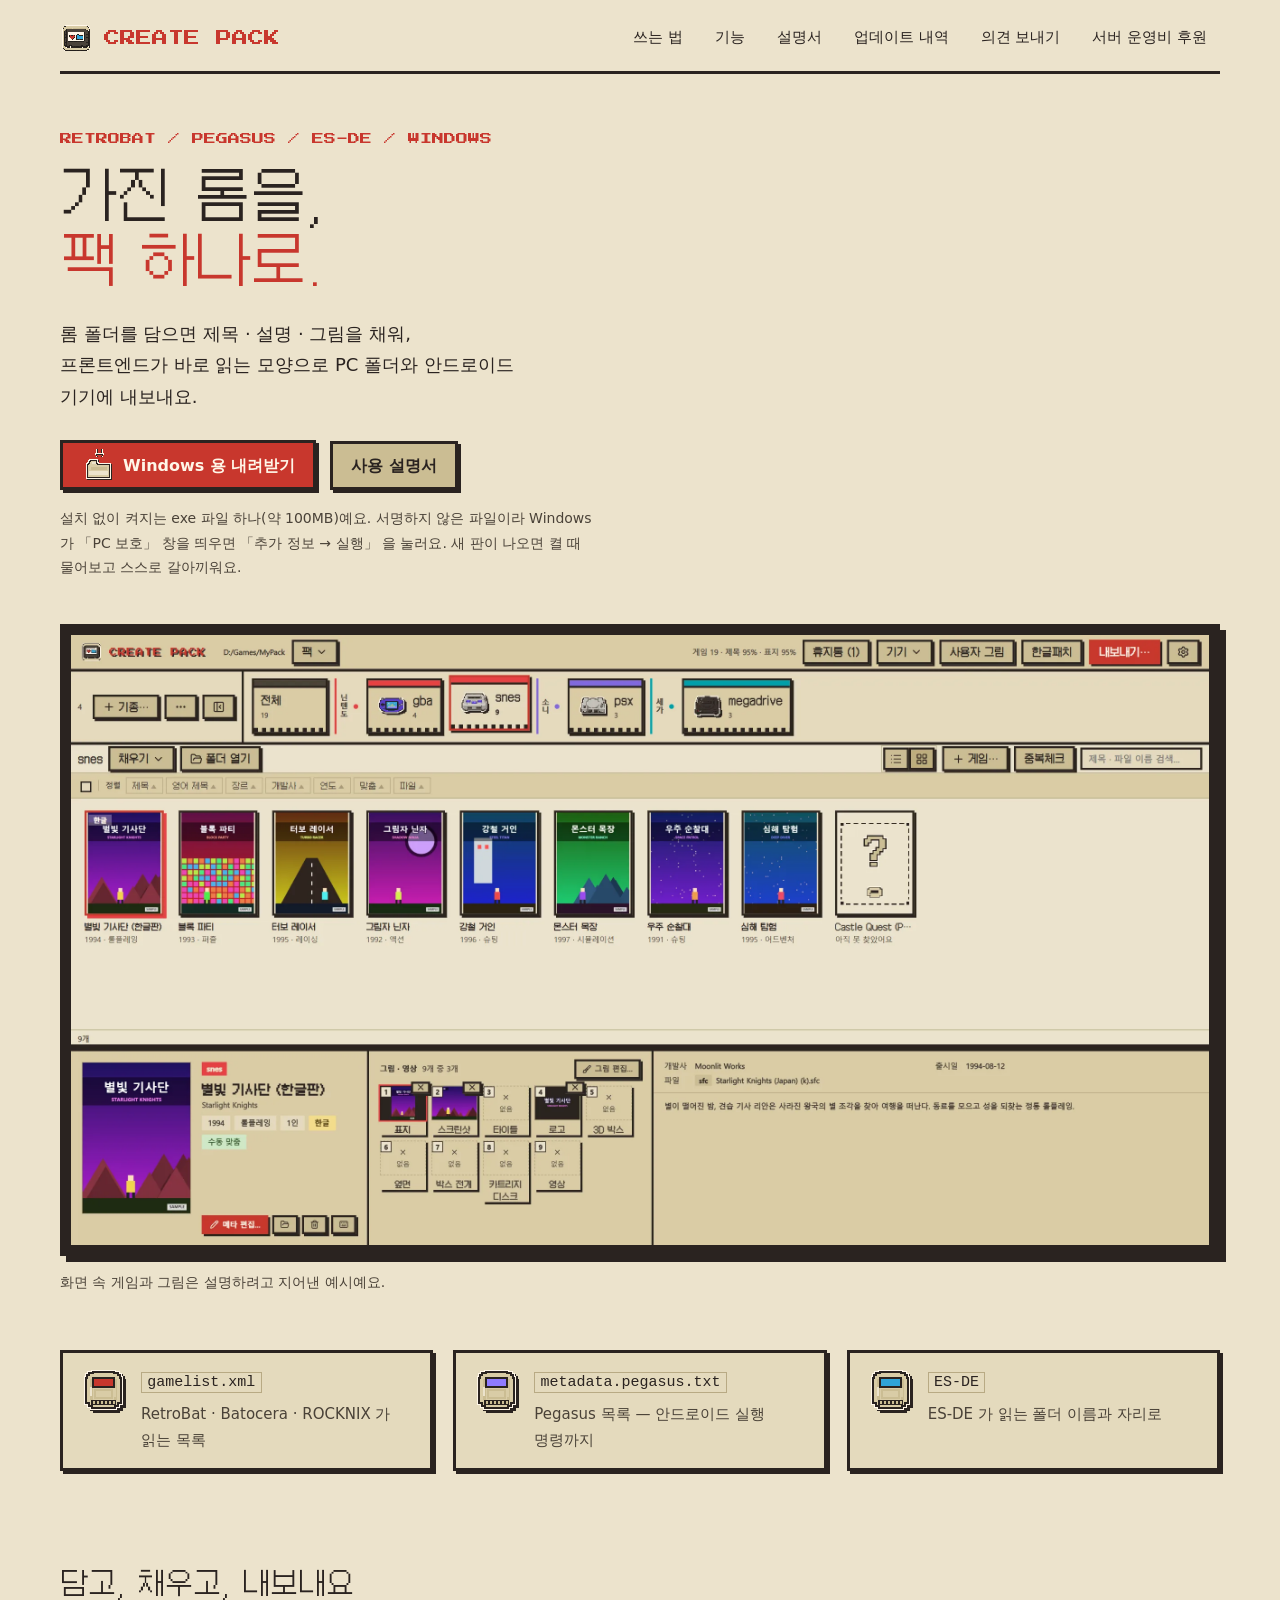
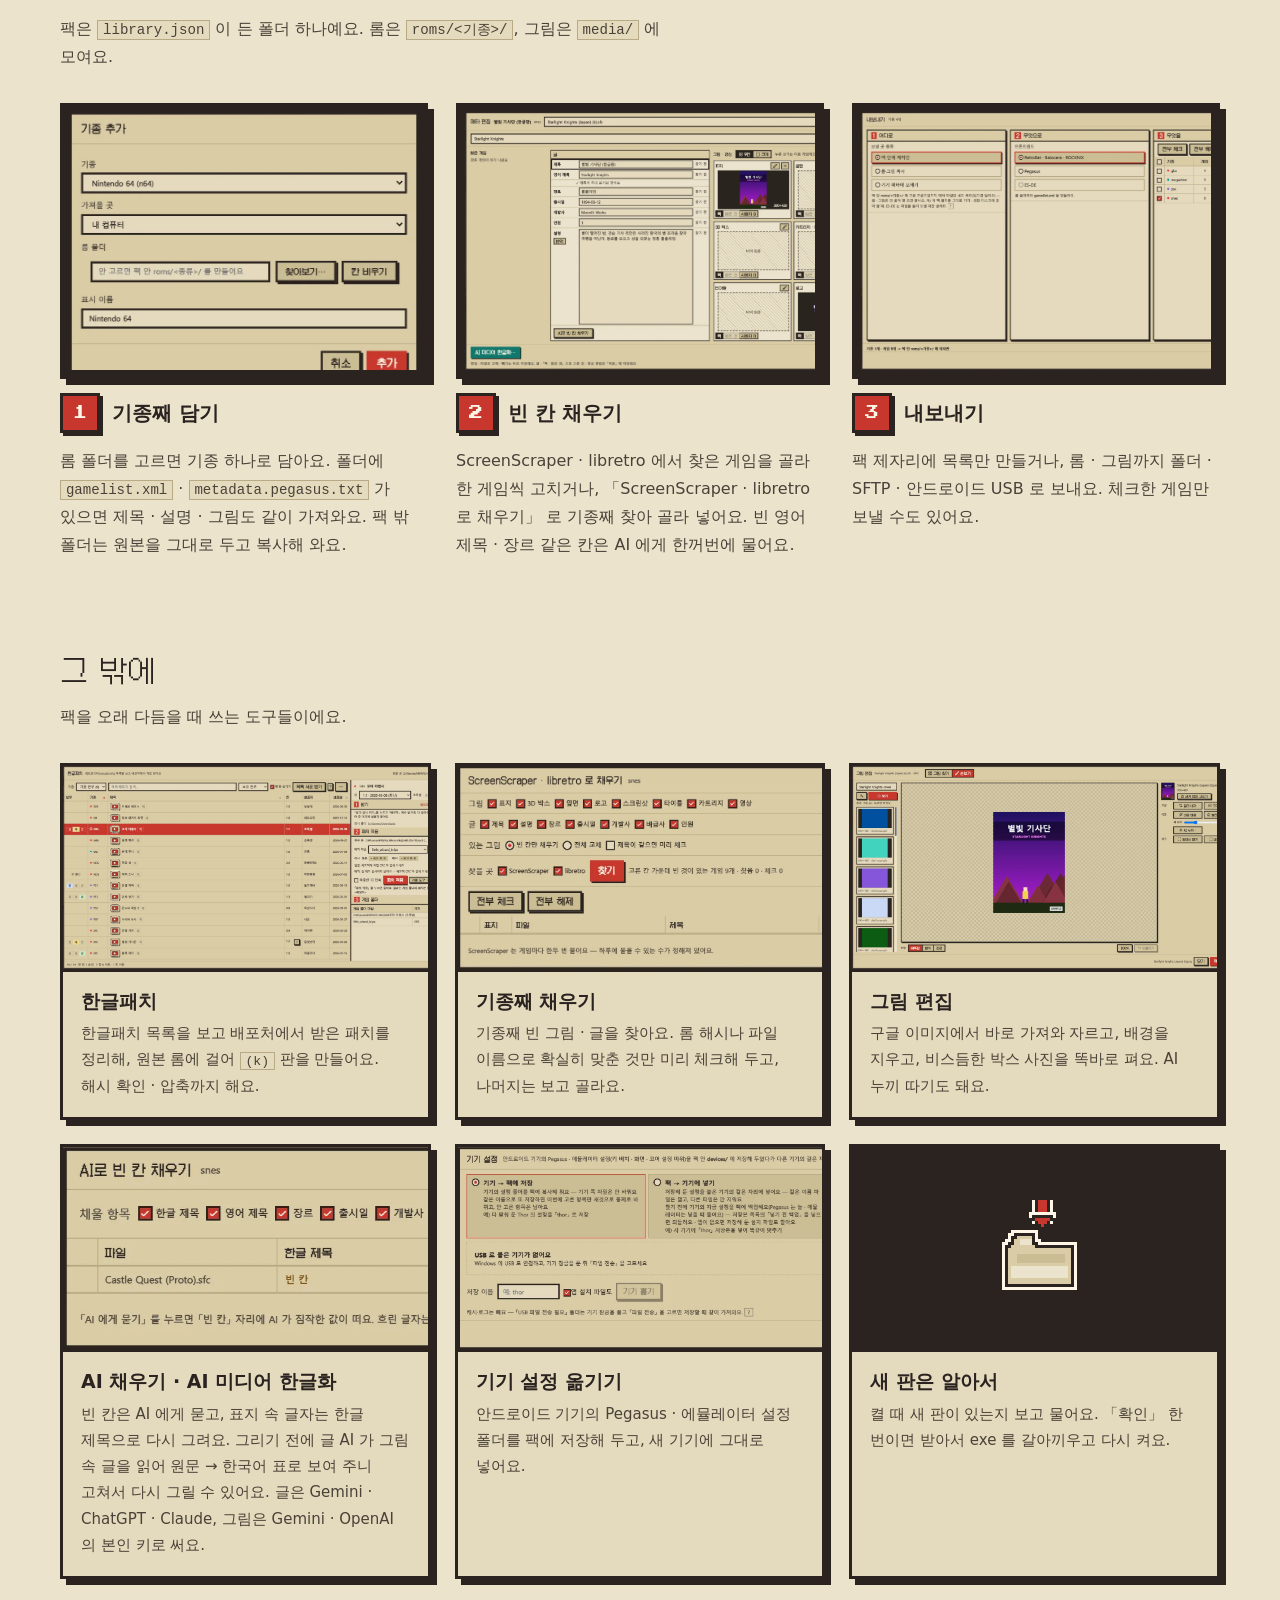
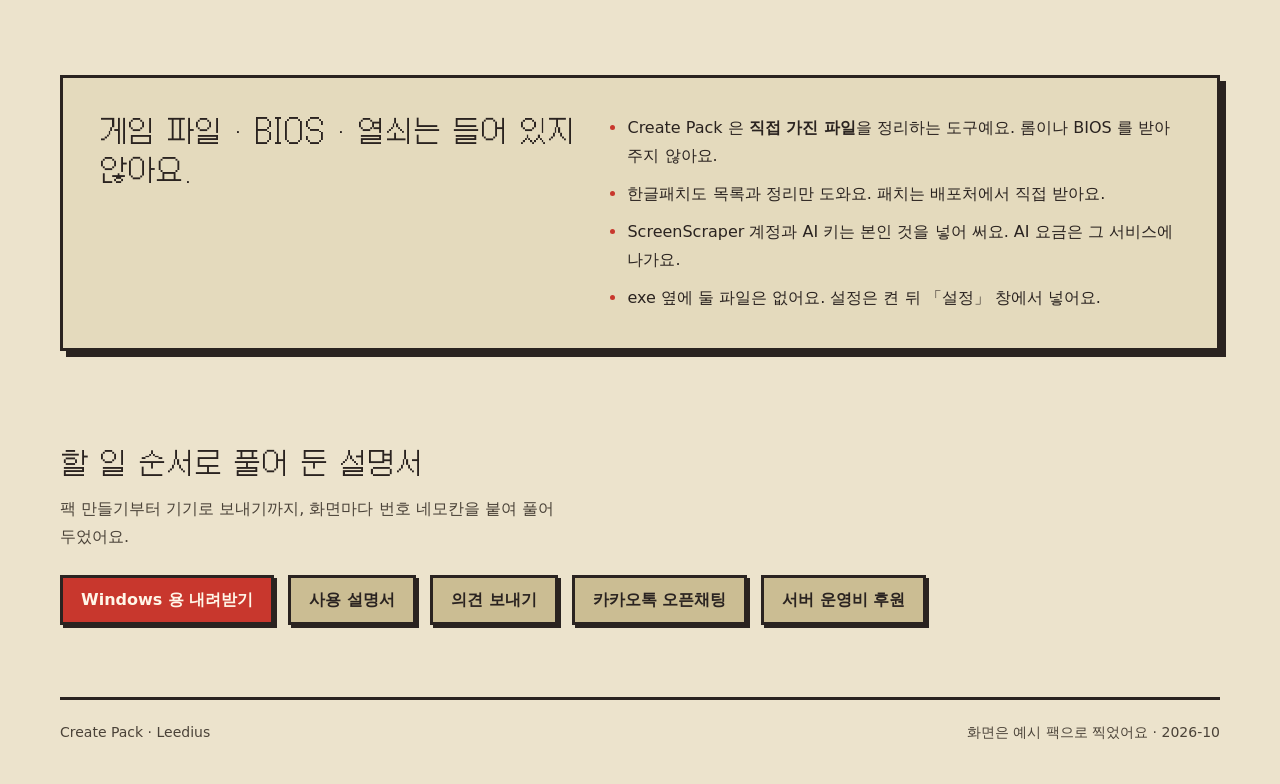
<file: index.html>
<!doctype html>
<html lang="ko">
<head>
<meta charset="utf-8">
<meta name="viewport" content="width=device-width, initial-scale=1, viewport-fit=cover">
<title>Create Pack</title>
<meta name="description" content="가진 롬 폴더를 담으면 제목·설명·그림을 채워 RetroBat·Pegasus·ES-DE 가 바로 읽는 모양으로 내보내 주는 Windows 앱이에요.">
<link rel="icon" href="assets/icon.png">
<link rel="stylesheet" href="assets/site.css">
<style>
/* 첫 화면 — 큰 픽셀 제목과 앱 화면. 앱 화면은 기기 테마(밝음 · 어둠)에 맞춘 캡처를 고른다. */
.hero{padding-top:56px}
.hero .kicker{font:12px/1.6 var(--font-logo);color:var(--accent);margin:0 0 18px}
.hero h1{max-width:12em}
.hero h1 em{font-style:normal;color:var(--accent)}
.hero .lead{font-size:18px;max-width:40ch;margin:22px 0 28px}
.hero .fine{font-size:14px;color:var(--dim);max-width:60ch;margin:16px 0 0}
.hero figure{margin:44px 0 0}
.hero figcaption{font-size:14px;color:var(--dim);margin-top:14px}

/* 내려받기 단추의 폴더 그림 — 앱이 내보낼 때 도는 4칸 스프라이트(32px)를 그대로 돌린다 */
.sprite{width:32px;height:32px;margin:-6px 0;background:url('assets/download-sprite.png') 0 0/128px 32px;image-rendering:pixelated;animation:run 0.8s steps(4) infinite;flex:none}
@keyframes run{to{background-position:-128px 0}}
@media (prefers-reduced-motion:reduce){.sprite{animation:none}}

/* 읽고 쓰는 파일 — 카트리지 세 개 */
.formats{margin-top:56px;display:grid;grid-template-columns:repeat(auto-fit,minmax(min(100%,250px),1fr));gap:20px}
.formats div{display:flex;gap:14px;align-items:flex-start;background:var(--panel2);border:3px solid var(--ink);box-shadow:var(--shadow);padding:14px 16px}
.formats img{width:48px;height:48px;image-rendering:pixelated;flex:none}
.formats code{font-size:15px}
.formats p{margin:6px 0 0;color:var(--dim);font-size:15px}

.sec{padding-top:96px}
.sec>.sub{color:var(--dim);max-width:62ch;margin:0 0 32px}

/* 세 단계 */
.steps{display:grid;grid-template-columns:repeat(3,minmax(0,1fr));gap:28px;counter-reset:s}
.step{counter-increment:s;display:flex;flex-direction:column;gap:14px}
.step .screen{aspect-ratio:4/3;overflow:hidden;padding:6px}
.step .screen img{height:100%;object-fit:cover;object-position:left top}
.step h3{display:flex;align-items:center;gap:12px;margin:0;font-size:20px}
.step h3::before{content:counter(s);display:inline-grid;place-items:center;width:34px;height:34px;background:var(--accent);color:var(--on-accent);font:14px/1 var(--font-logo);border:3px solid var(--ink);box-shadow:var(--shadow);flex:none}
.step p{margin:0;color:var(--dim)}

/* 기능 카드 여섯 */
.cards{display:grid;grid-template-columns:repeat(3,minmax(0,1fr));gap:24px}
.card{display:flex;flex-direction:column;background:var(--panel2);border:3px solid var(--ink);box-shadow:var(--shadow-lg)}
.card .pic{aspect-ratio:16/9;overflow:hidden;background:var(--stage);border-bottom:3px solid var(--ink)}
.card .pic img{width:100%;height:100%;object-fit:cover;object-position:left top}
.card .pic.sprite-pic{display:grid;place-items:center}
.card .pic.sprite-pic .sprite{width:96px;height:96px;margin:0;background-size:384px 96px}
.card .pic.sprite-pic .sprite{animation-name:run3}
@keyframes run3{to{background-position:-384px 0}}
.card>div:last-child{padding:16px 18px 18px}
.card h3{margin:0 0 6px}
.card p{margin:0;color:var(--dim);font-size:15px}

/* 들어 있지 않은 것 */
.facts{margin-top:96px;display:grid;grid-template-columns:minmax(0,1fr) minmax(0,1.2fr);gap:32px;align-items:start;padding:clamp(20px,4vw,36px)}
.facts .big{font:28px/1.4 var(--font-pixel);margin:0}
.facts ul{margin:0;padding-left:1.2em;display:grid;gap:10px}
.facts li::marker{color:var(--accent)}

.end{padding-top:96px}
.end p{color:var(--dim);max-width:52ch;margin:0 0 24px}

/* 의견 보내기 창 — 글은 Cloudflare Worker 를 거쳐 개발자 텔레그램으로 간다 */
#feedback,#donate{width:min(560px,calc(100vw - 32px));max-height:calc(100dvh - 32px);background:var(--panel2);color:var(--text);border:3px solid var(--ink);box-shadow:var(--shadow-lg);padding:clamp(20px,4vw,28px)}
#feedback::backdrop,#donate::backdrop{background:rgb(42 35 32/.6)}
#feedback form{display:grid;gap:14px}
#feedback .note,#donate .note{margin:0;color:var(--dim);font-size:14px}
#feedback fieldset{border:0;margin:0;padding:0;display:flex;flex-wrap:wrap;gap:6px 18px}
#feedback legend{font-weight:700;padding:0;margin-bottom:6px;width:100%}
#feedback label{display:inline-flex;align-items:center;gap:6px}
#feedback input[type=radio]{accent-color:var(--accent)}
#feedback textarea{width:100%;min-height:9em;resize:vertical;font:inherit;color:var(--text);background:var(--bg);border:3px solid var(--ink);padding:10px 12px}
#feedback textarea:focus-visible{outline:3px solid var(--mark);outline-offset:1px}
#feedback .field{display:grid;gap:6px}
#feedback .field>span{font-weight:700}
#fb-status{margin:0;min-height:1.7em;font-size:14.5px}
#fb-status.bad{color:var(--danger-text)}
#feedback .actions,#donate .actions{display:flex;flex-wrap:wrap;gap:12px;justify-content:flex-end}

/* 서버 운영비 후원 창 — 카카오페이 송금 주소는 휴대폰에서만 열리고 PC 브라우저에는 404 를 줘서 QR 을 찍게 한다 */
#donate[open]{display:grid;gap:14px;justify-items:center;text-align:center}
#donate h2{margin:0}
#donate .qr{display:block;width:220px;height:220px;max-width:100%}
@media (hover:hover) and (pointer:fine){#donate .phone-only{display:none}}

@media (max-width:900px){
  .steps,.cards,.facts{grid-template-columns:minmax(0,1fr)}
  .step .screen{aspect-ratio:16/10}
}
@media (max-width:400px){
  .hero .kicker{font-size:8px}
  .facts .big{font-size:14px}
}
</style>
</head>
<body>
<div class="wrap">
<header class="top">
  <a class="logo" href="./"><img src="assets/icon.png" alt="" width="32" height="32">CREATE PACK</a>
  <nav aria-label="바로 가기"><a href="#how">쓰는 법</a><a href="#more">기능</a><a href="manual.html">설명서</a><a href="updates.html">업데이트 내역</a><button type="button" data-feedback>의견 보내기</button><button type="button" data-donate>서버 운영비 후원</button></nav>
</header>

<main>
<section class="hero">
  <p class="kicker">RETROBAT / PEGASUS / ES-DE / WINDOWS</p>
  <h1>가진 롬을,<br><em>팩 하나로.</em></h1>
  <p class="lead">롬 폴더를 담으면 제목 · 설명 · 그림을 채워, 프론트엔드가 바로 읽는 모양으로 PC 폴더와 안드로이드 기기에 내보내요.</p>
  <div class="cta">
    <a class="btn primary" href="https://github.com/Leedius/Leedius.github.io/releases/latest/download/CreatePack.exe"><span class="sprite" aria-hidden="true"></span>Windows 용 내려받기</a>
    <a class="btn" href="manual.html">사용 설명서</a>
  </div>
  <p class="fine">설치 없이 켜지는 exe 파일 하나(약 100MB)예요. 서명하지 않은 파일이라 Windows 가 「PC 보호」 창을 띄우면 「추가 정보 → 실행」 을 눌러요. 새 판이 나오면 켤 때 물어보고 스스로 갈아끼워요.</p>
  <figure>
    <div class="screen">
      <picture>
        <source srcset="assets/manual/overview-dark.webp" media="(prefers-color-scheme: dark)">
        <img src="assets/manual/overview.webp" alt="Create Pack 메인 창. 위에 기종 카드 선반, 가운데 표지 격자, 아래에 고른 게임의 표지 · 그림 · 설명 서랍이 있다." width="1680" height="900">
      </picture>
    </div>
    <figcaption>화면 속 게임과 그림은 설명하려고 지어낸 예시예요.</figcaption>
  </figure>

  <div class="formats">
    <div><img src="assets/cart-nintendo.png" alt="" width="48" height="48"><span><code>gamelist.xml</code><p>RetroBat · Batocera · ROCKNIX 가 읽는 목록</p></span></div>
    <div><img src="assets/cart-sony.png" alt="" width="48" height="48"><span><code>metadata.pegasus.txt</code><p>Pegasus 목록 — 안드로이드 실행 명령까지</p></span></div>
    <div><img src="assets/cart-sega.png" alt="" width="48" height="48"><span><code>ES-DE</code><p>ES-DE 가 읽는 폴더 이름과 자리로</p></span></div>
  </div>
</section>

<section class="sec" id="how">
  <h2>담고, 채우고, 내보내요</h2>
  <p class="sub">팩은 <code>library.json</code> 이 든 폴더 하나예요. 롬은 <code>roms/&lt;기종&gt;/</code>, 그림은 <code>media/</code> 에 모여요.</p>
  <div class="steps">
    <article class="step">
      <div class="screen"><img src="assets/manual/sysadd.webp" alt="기종 추가 창" loading="lazy" width="520" height="400"></div>
      <h3>기종째 담기</h3>
      <p>롬 폴더를 고르면 기종 하나로 담아요. 폴더에 <code>gamelist.xml</code> · <code>metadata.pegasus.txt</code> 가 있으면 제목 · 설명 · 그림도 같이 가져와요. 팩 밖 폴더는 원본을 그대로 두고 복사해 와요.</p>
    </article>
    <article class="step">
      <div class="screen"><img src="assets/manual/editor.webp" alt="게임 메타 편집 창" loading="lazy" width="1180" height="765"></div>
      <h3>빈 칸 채우기</h3>
      <p>ScreenScraper · libretro 에서 찾은 게임을 골라 한 게임씩 고치거나, 「ScreenScraper · libretro 로 채우기」 로 기종째 찾아 골라 넣어요. 빈 영어 제목 · 장르 같은 칸은 AI 에게 한꺼번에 물어요.</p>
    </article>
    <article class="step">
      <div class="screen"><img src="assets/manual/export.webp" alt="내보내기 창" loading="lazy" width="1400" height="810"></div>
      <h3>내보내기</h3>
      <p>팩 제자리에 목록만 만들거나, 롬 · 그림까지 폴더 · SFTP · 안드로이드 USB 로 보내요. 체크한 게임만 보낼 수도 있어요.</p>
    </article>
  </div>
</section>

<section class="sec" id="more">
  <h2>그 밖에</h2>
  <p class="sub">팩을 오래 다듬을 때 쓰는 도구들이에요.</p>
  <div class="cards">
    <article class="card">
      <div class="pic"><img src="assets/manual/kr.webp" alt="한글패치 창" loading="lazy" width="1400" height="810"></div>
      <div><h3>한글패치</h3><p>한글패치 목록을 보고 배포처에서 받은 패치를 정리해, 원본 롬에 걸어 <code>(k)</code> 판을 만들어요. 해시 확인 · 압축까지 해요.</p></div>
    </article>
    <article class="card">
      <div class="pic"><img src="assets/manual/bulk.webp" alt="ScreenScraper · libretro 로 채우기 창" loading="lazy" width="1180" height="344"></div>
      <div><h3>기종째 채우기</h3><p>기종째 빈 그림 · 글을 찾아요. 롬 해시나 파일 이름으로 확실히 맞춘 것만 미리 체크해 두고, 나머지는 보고 골라요.</p></div>
    </article>
    <article class="card">
      <div class="pic"><img src="assets/manual/img.webp" alt="그림 편집 창" loading="lazy" width="1280" height="810"></div>
      <div><h3>그림 편집</h3><p>구글 이미지에서 바로 가져와 자르고, 배경을 지우고, 비스듬한 박스 사진을 똑바로 펴요. AI 누끼 따기도 돼요.</p></div>
    </article>
    <article class="card">
      <div class="pic"><img src="assets/manual/aibatch.webp" alt="AI로 채우기 창" loading="lazy" width="1180" height="214"></div>
      <div><h3>AI 채우기 · AI 미디어 한글화</h3><p>빈 칸은 AI 에게 묻고, 표지 속 글자는 한글 제목으로 다시 그려요. 그리기 전에 글 AI 가 그림 속 글을 읽어 원문 → 한국어 표로 보여 주니 고쳐서 다시 그릴 수 있어요. 글은 Gemini · ChatGPT · Claude, 그림은 Gemini · OpenAI 의 본인 키로 써요.</p></div>
    </article>
    <article class="card">
      <div class="pic"><img src="assets/manual/setup.webp" alt="기기 설정 창" loading="lazy" width="1180" height="354"></div>
      <div><h3>기기 설정 옮기기</h3><p>안드로이드 기기의 Pegasus · 에뮬레이터 설정 폴더를 팩에 저장해 두고, 새 기기에 그대로 넣어요.</p></div>
    </article>
    <article class="card">
      <div class="pic sprite-pic"><span class="sprite" aria-hidden="true"></span></div>
      <div><h3>새 판은 알아서</h3><p>켤 때 새 판이 있는지 보고 물어요. 「확인」 한 번이면 받아서 exe 를 갈아끼우고 다시 켜요.</p></div>
    </article>
  </div>
</section>

<section class="facts panel">
  <p class="big">게임 파일 · BIOS · 열쇠는 들어 있지 않아요.</p>
  <ul>
    <li>Create Pack 은 <b>직접 가진 파일</b>을 정리하는 도구예요. 롬이나 BIOS 를 받아 주지 않아요.</li>
    <li>한글패치도 목록과 정리만 도와요. 패치는 배포처에서 직접 받아요.</li>
    <li>ScreenScraper 계정과 AI 키는 본인 것을 넣어 써요. AI 요금은 그 서비스에 나가요.</li>
    <li>exe 옆에 둘 파일은 없어요. 설정은 켠 뒤 「설정」 창에서 넣어요.</li>
  </ul>
</section>

<section class="end">
  <h2>할 일 순서로 풀어 둔 설명서</h2>
  <p>팩 만들기부터 기기로 보내기까지, 화면마다 번호 네모칸을 붙여 풀어 두었어요.</p>
  <div class="cta">
    <a class="btn primary" href="https://github.com/Leedius/Leedius.github.io/releases/latest/download/CreatePack.exe">Windows 용 내려받기</a>
    <a class="btn" href="manual.html">사용 설명서</a>
    <button type="button" class="btn" data-feedback>의견 보내기</button>
    <a class="btn" href="https://open.kakao.com/o/sHHxYKPi" target="_blank" rel="noopener">카카오톡 오픈채팅</a>
    <button type="button" class="btn" data-donate>서버 운영비 후원</button>
  </div>
</section>
</main>

<footer class="bottom">
  <span>Create Pack · Leedius</span>
  <span>화면은 예시 팩으로 찍었어요 · 2026-10</span>
</footer>
</div>

<!-- 서버 운영비 후원 창. QR 은 assets/kakaopay-qr.svg 이고 아래 주소를 그대로 담았다. 주소를 바꾸면 QR 도 다시 만든다.
     주소를 바로 여는 단추는 휴대폰 화면에서만 보인다(PC 브라우저에서는 404 라서). -->
<dialog id="donate" aria-labelledby="dn-title">
  <h2 id="dn-title">서버 운영비 후원</h2>
  <p class="note">서버 운영비에 보태 주실 분만 편하게 보내 주세요. 보내지 않아도 모든 기능을 그대로 쓸 수 있어요.</p>
  <img class="qr" src="assets/kakaopay-qr.svg" width="220" height="220" loading="lazy" alt="카카오페이 송금코드 QR">
  <p class="note">카카오톡 스캐너나 휴대폰 카메라로 찍어 주세요.</p>
  <div class="actions">
    <a class="btn primary phone-only" href="https://qr.kakaopay.com/FW1607gRo" target="_blank" rel="noopener">카카오페이 열기</a>
    <button type="button" class="btn" data-close>닫기</button>
  </div>
</dialog>

<!-- 의견 보내기 창. action 은 Cloudflare Worker 주소, data-sitekey 는 Turnstile 공개 키다(둘 다 비밀이 아니다).
     봇 토큰은 Worker 에만 있다 — 이 저장소가 공개라서 페이지에 두면 누구나 가져간다. -->
<dialog id="feedback" aria-labelledby="fb-title">
  <form id="fb-form" action="https://create-pack-feedback.createpack.workers.dev/" method="post">
    <h2 id="fb-title">의견 보내기</h2>
    <p class="note">버그나 바라는 점을 적어 주세요. 개발자 텔레그램으로 바로 가요. 답장은 드리지 못해요. 묻고 답하려면 <a href="https://open.kakao.com/o/sHHxYKPi" target="_blank" rel="noopener">카카오톡 오픈채팅</a>으로 와 주세요.</p>
    <fieldset>
      <legend>종류</legend>
      <label><input type="radio" name="kind" value="bug" checked> 버그</label>
      <label><input type="radio" name="kind" value="idea"> 제안</label>
      <label><input type="radio" name="kind" value="etc"> 기타</label>
    </fieldset>
    <label class="field"><span>내용</span>
      <textarea name="text" required maxlength="3000" placeholder="어느 창에서 무엇을 눌렀더니 어떻게 됐는지 적어 주면 고치기 쉬워요."></textarea>
    </label>
    <div class="cf-turnstile" data-sitekey="0x4AAAAAAFJvJM4DCD_cW4gq"></div>
    <p class="note">글은 Cloudflare 와 Telegram 을 거쳐 전달돼요. 이름·이메일·폴더 경로 같은 개인 정보는 빼고 적어 주세요.</p>
    <p id="fb-status" role="status"></p>
    <div class="actions">
      <button type="button" class="btn" data-close>닫기</button>
      <button type="submit" class="btn primary">보내기</button>
    </div>
  </form>
</dialog>
<script>
// 서버 운영비 후원 — 단추를 누르면 QR 창을 연다.
(() => {
  const dialog = document.getElementById('donate');
  document.querySelectorAll('[data-donate]').forEach((b) => b.addEventListener('click', () => dialog.showModal()));
  dialog.querySelector('[data-close]').addEventListener('click', () => dialog.close());
})();

// 의견 보내기 — 창을 처음 열 때 Turnstile(사람 확인) 스크립트를 불러 방문자마다 Cloudflare 를 부르지 않게 한다.
// 보낼 때는 FormData 를 그대로 Worker 로 보낸다. 위젯이 폼 안에 cf-turnstile-response 칸을 스스로 넣는다.
(() => {
  const dialog = document.getElementById('feedback');
  const form = document.getElementById('fb-form');
  const status = document.getElementById('fb-status');
  const send = form.querySelector('[type=submit]');
  const say = (text, bad = false) => { status.textContent = text; status.className = bad ? 'bad' : ''; };

  document.querySelectorAll('[data-feedback]').forEach((b) => b.addEventListener('click', () => {
    say('');
    dialog.showModal();
    if (!document.getElementById('ts-api')) {
      // 보통 위젯은 300px 이라 아주 좁은 화면에서는 창 밖으로 나간다. 그때는 작은 위젯(150px)을 쓴다.
      if (innerWidth < 380) form.querySelector('.cf-turnstile').dataset.size = 'compact';
      const s = document.createElement('script');
      s.id = 'ts-api';
      s.src = 'https://challenges.cloudflare.com/turnstile/v0/api.js';
      // 실패한 태그를 지워야 창을 다시 열 때 새로 불러온다.
      s.onerror = () => { s.remove(); say('사람 확인을 불러오지 못했어요. 잠시 뒤 창을 다시 열어 주세요.', true); };
      document.head.append(s);
    }
  }));
  dialog.querySelector('[data-close]').addEventListener('click', () => dialog.close());

  form.addEventListener('submit', async (e) => {
    e.preventDefault();
    const data = new FormData(form);
    if (!data.get('cf-turnstile-response')) { say('사람 확인이 끝나면 다시 눌러 주세요.', true); return; }
    send.disabled = true;
    say('보내는 중…');
    try {
      const res = await fetch(form.action, { method: 'POST', body: data });
      if (!res.ok) throw new Error(String(res.status));
      form.reset();
      say('보냈어요. 고마워요!');
    } catch {
      say('보내지 못했어요. 잠시 뒤 다시 눌러 주세요.', true);
    } finally {
      send.disabled = false;
      // 확인 토큰은 한 번만 쓸 수 있어서 보낼 때마다 새로 받는다.
      window.turnstile?.reset();
    }
  });
})();
</script>
</body>
</html>
</file>
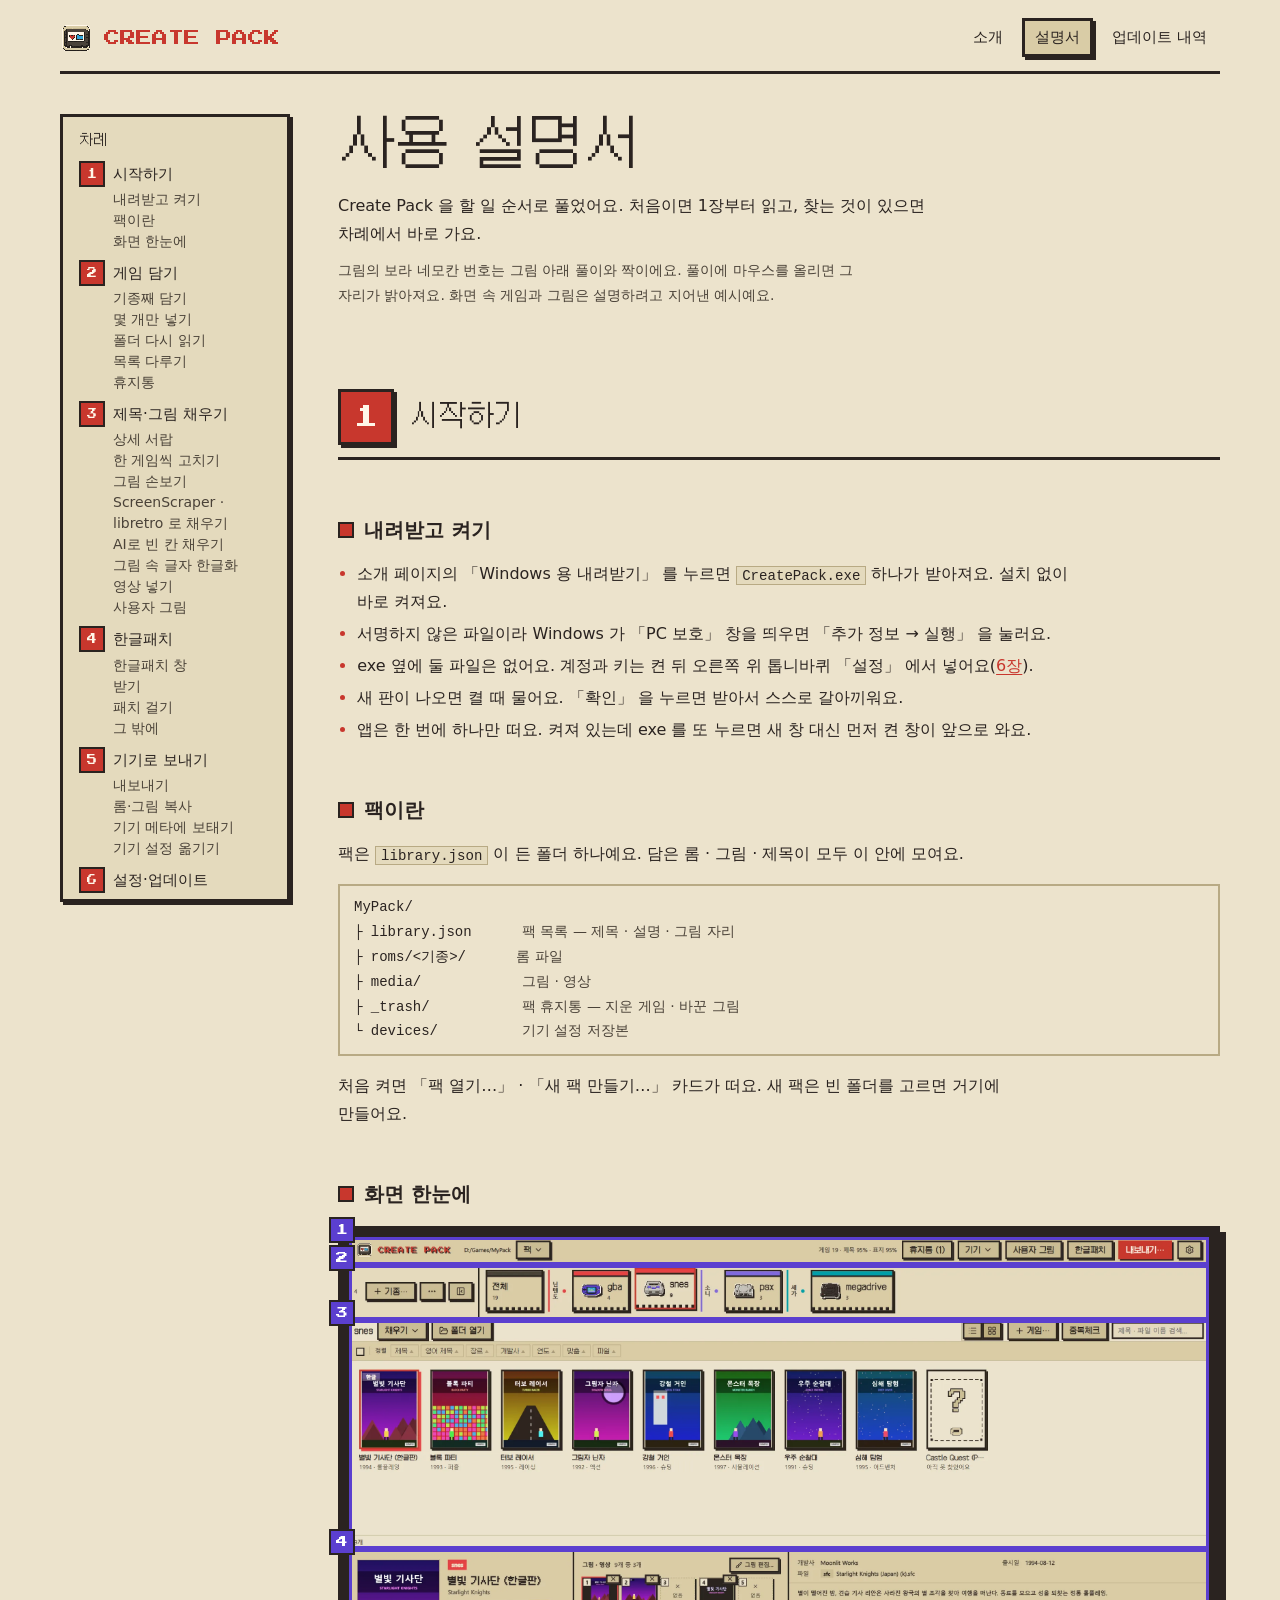
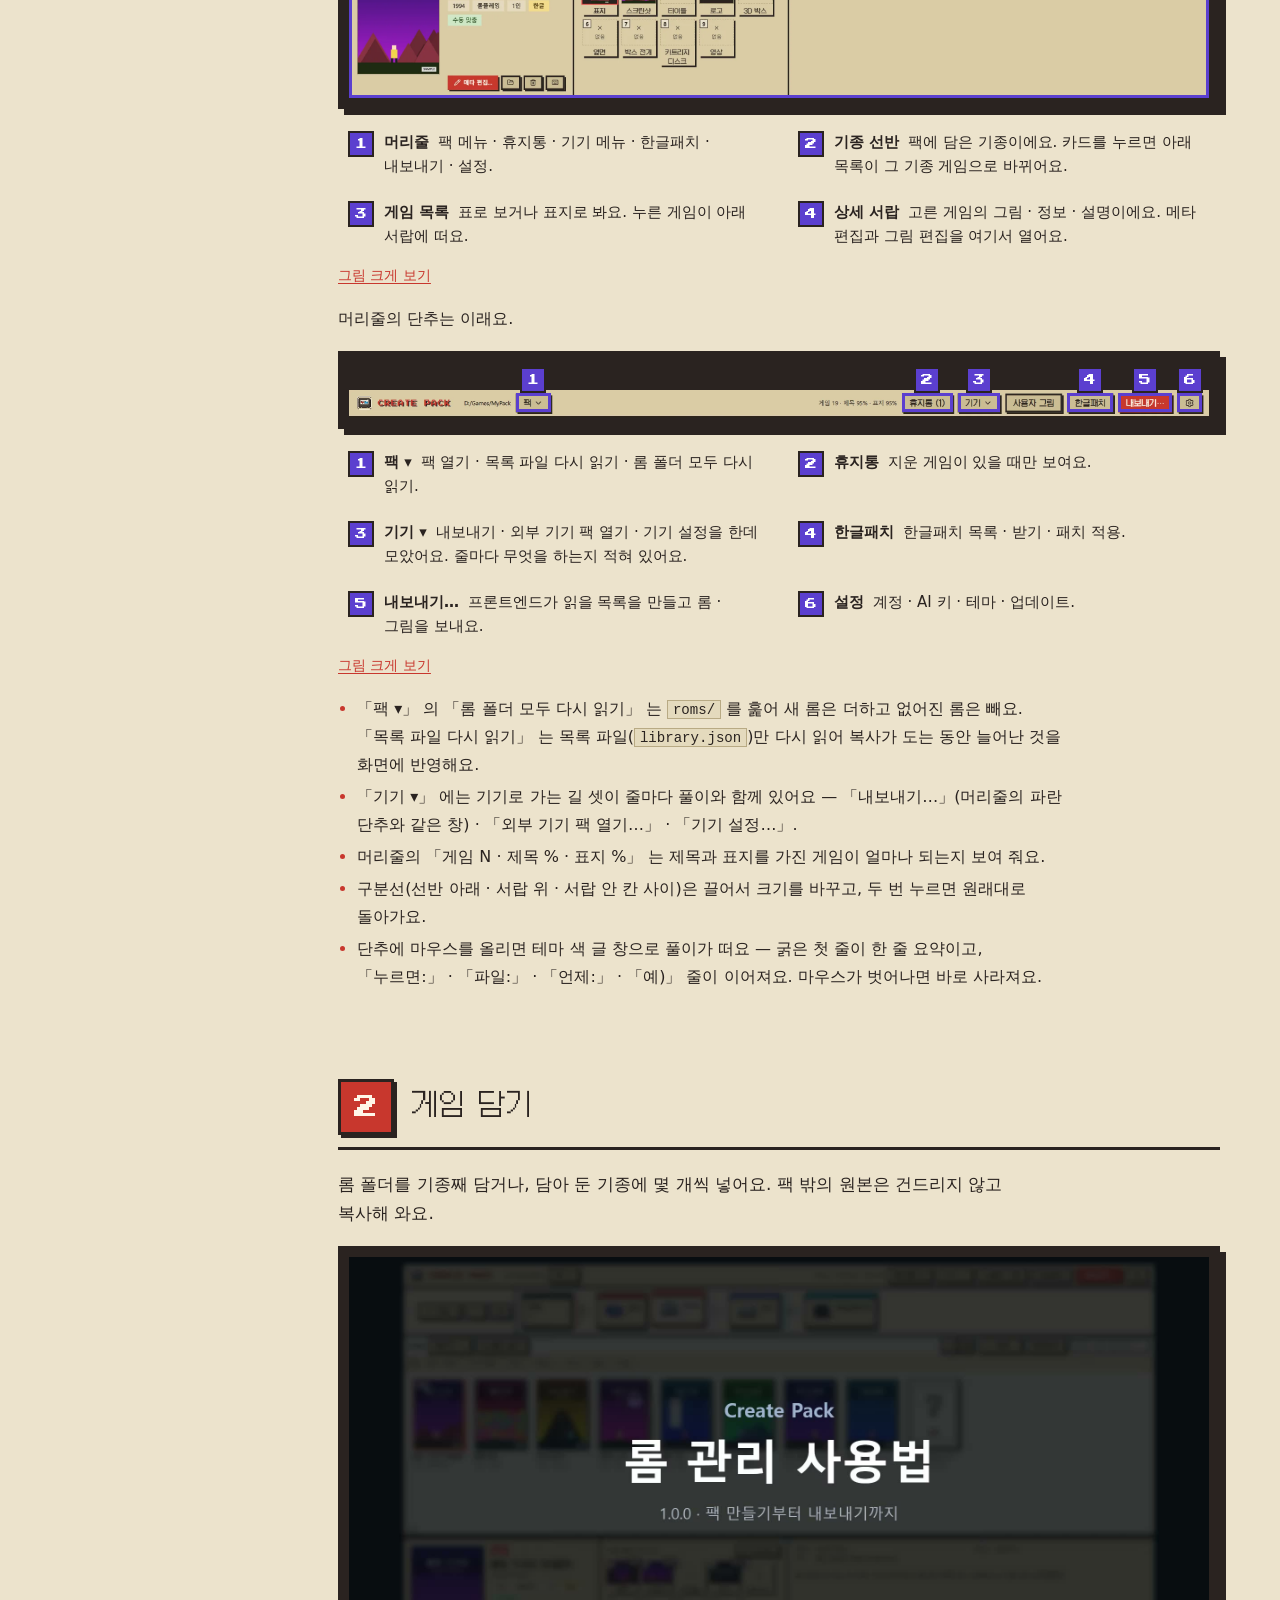
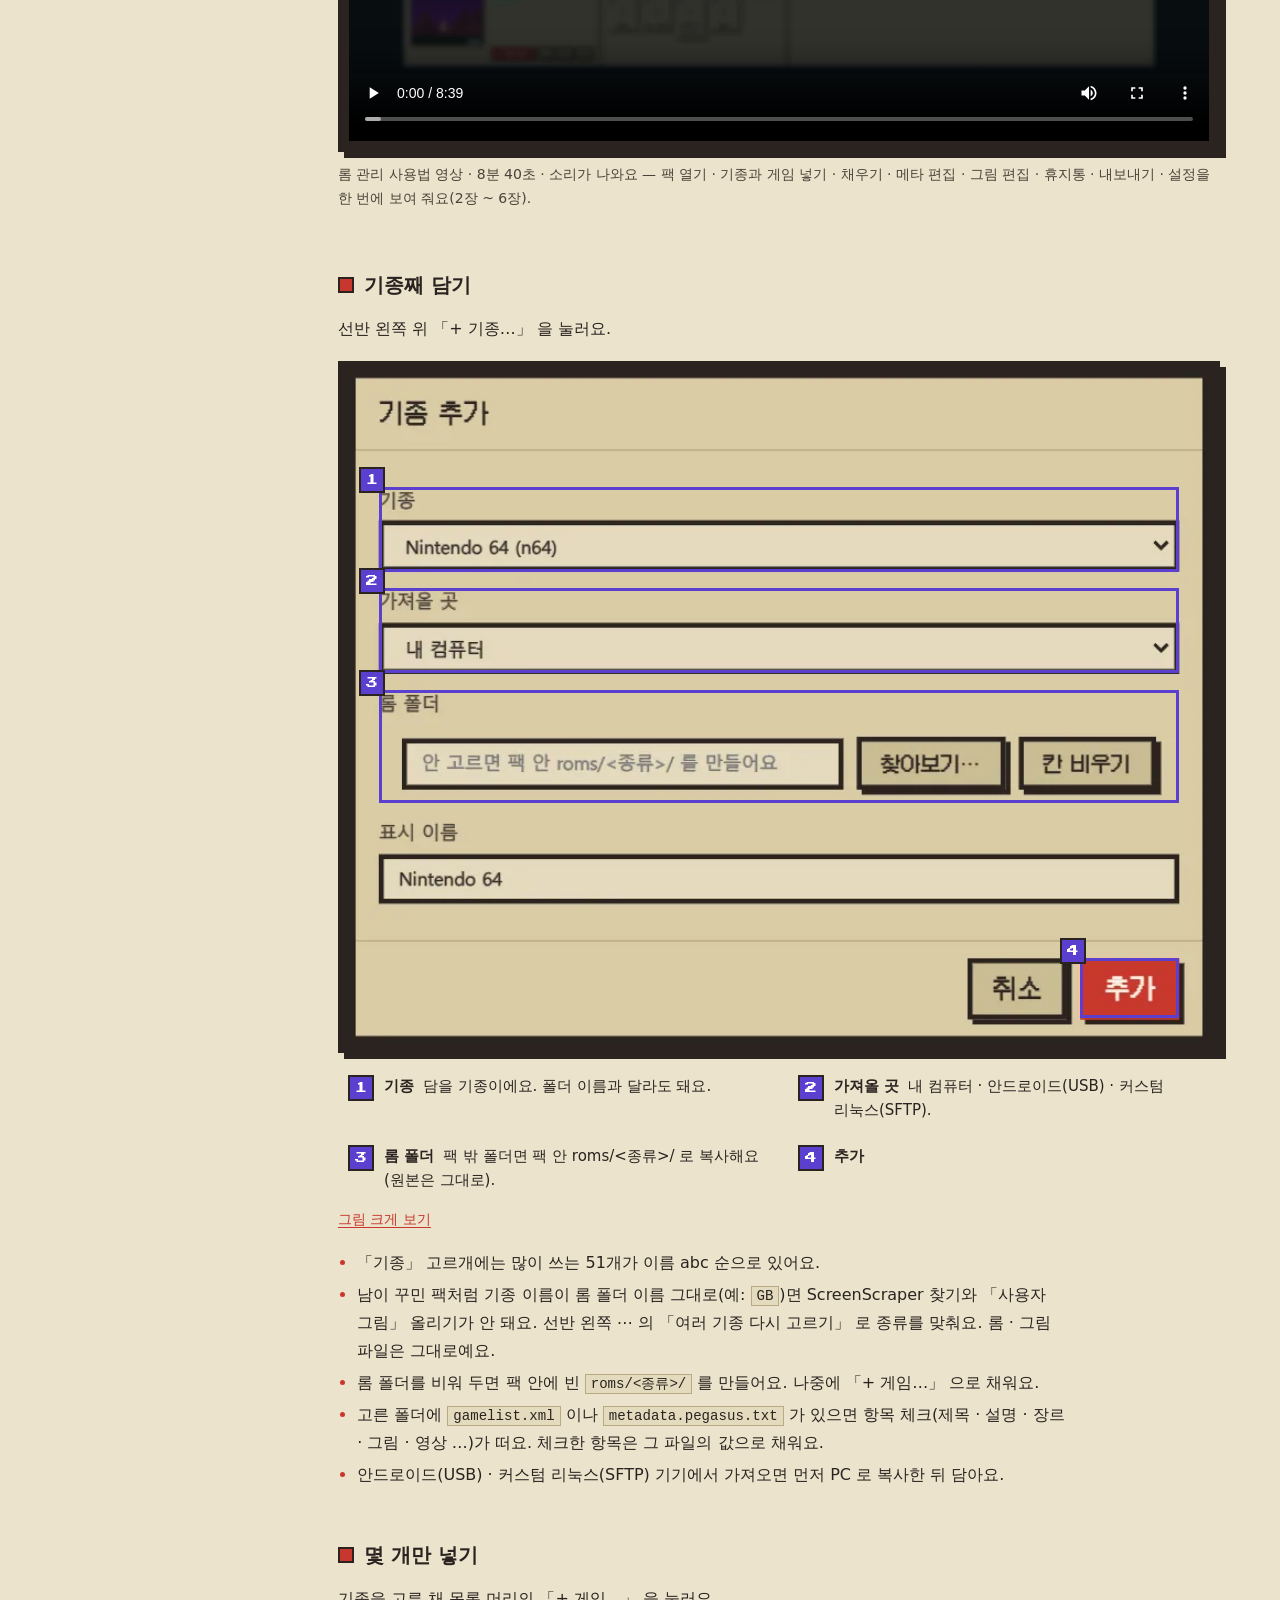
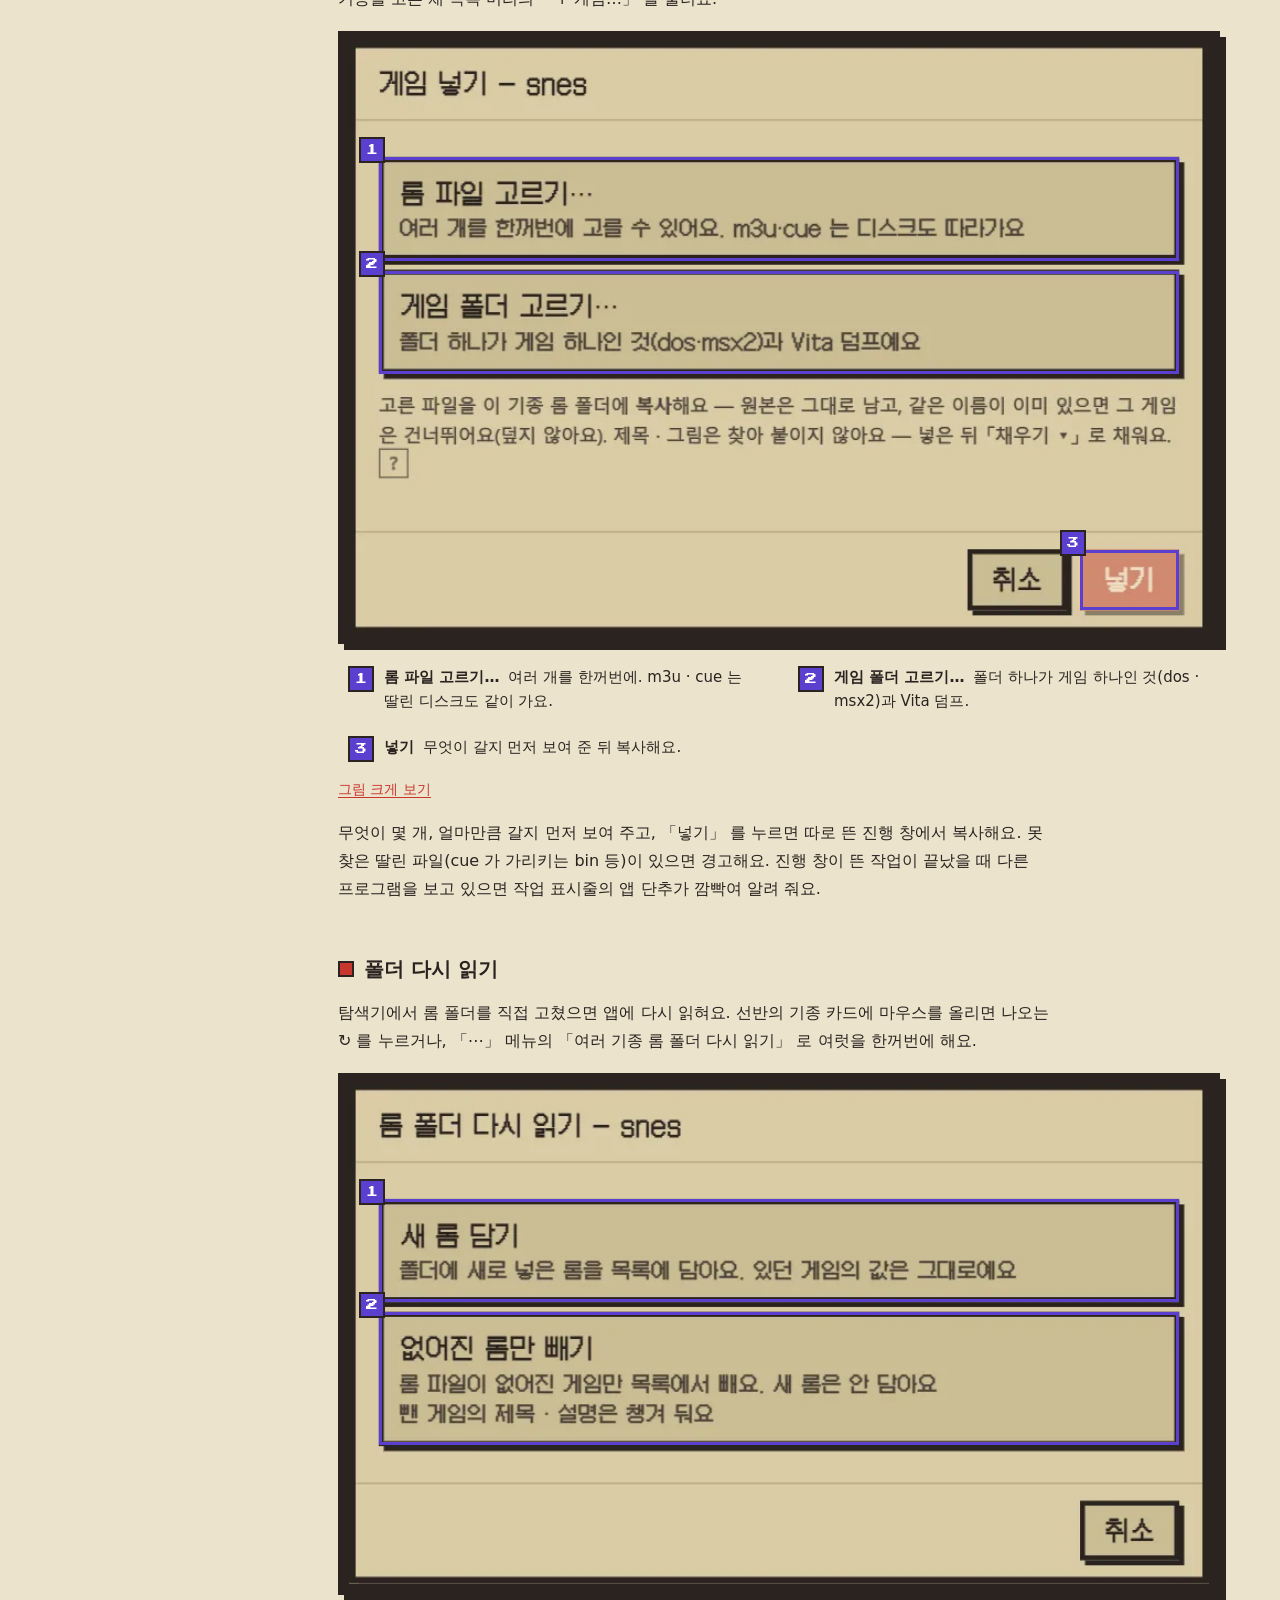
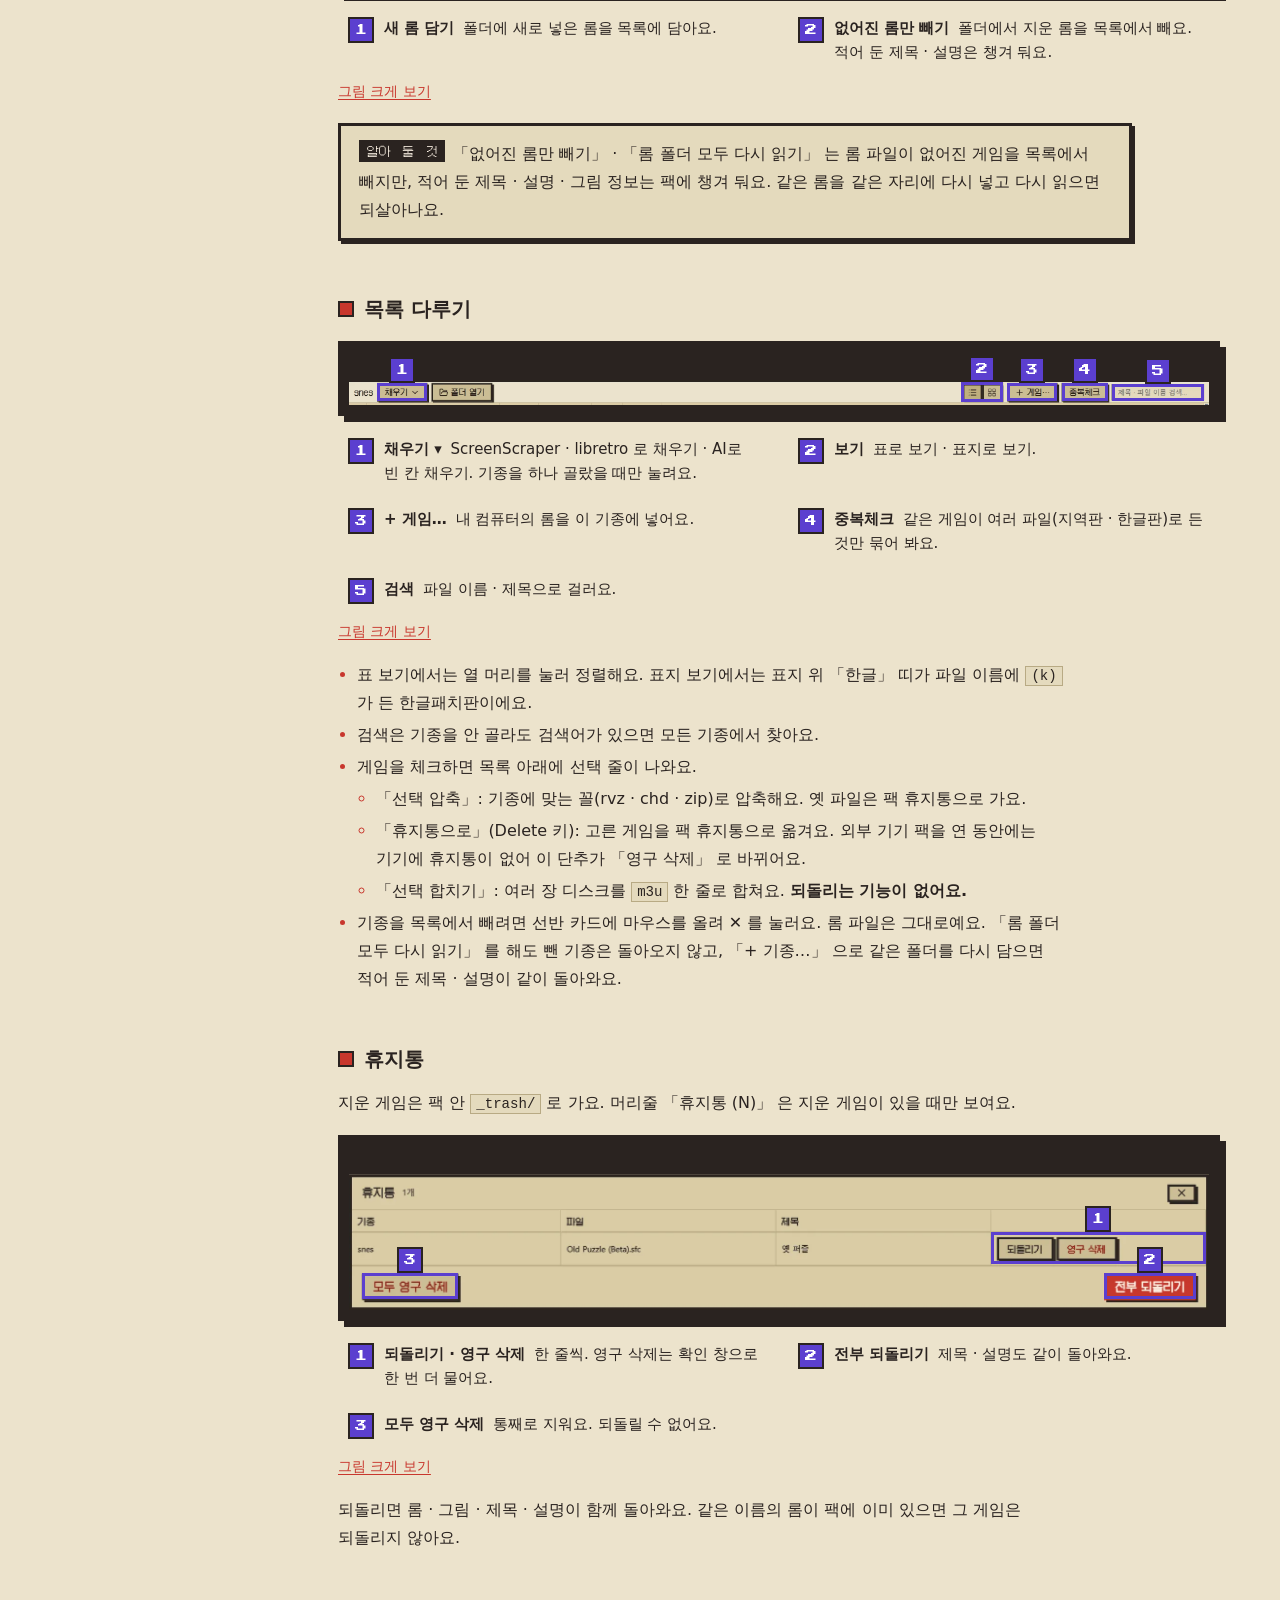
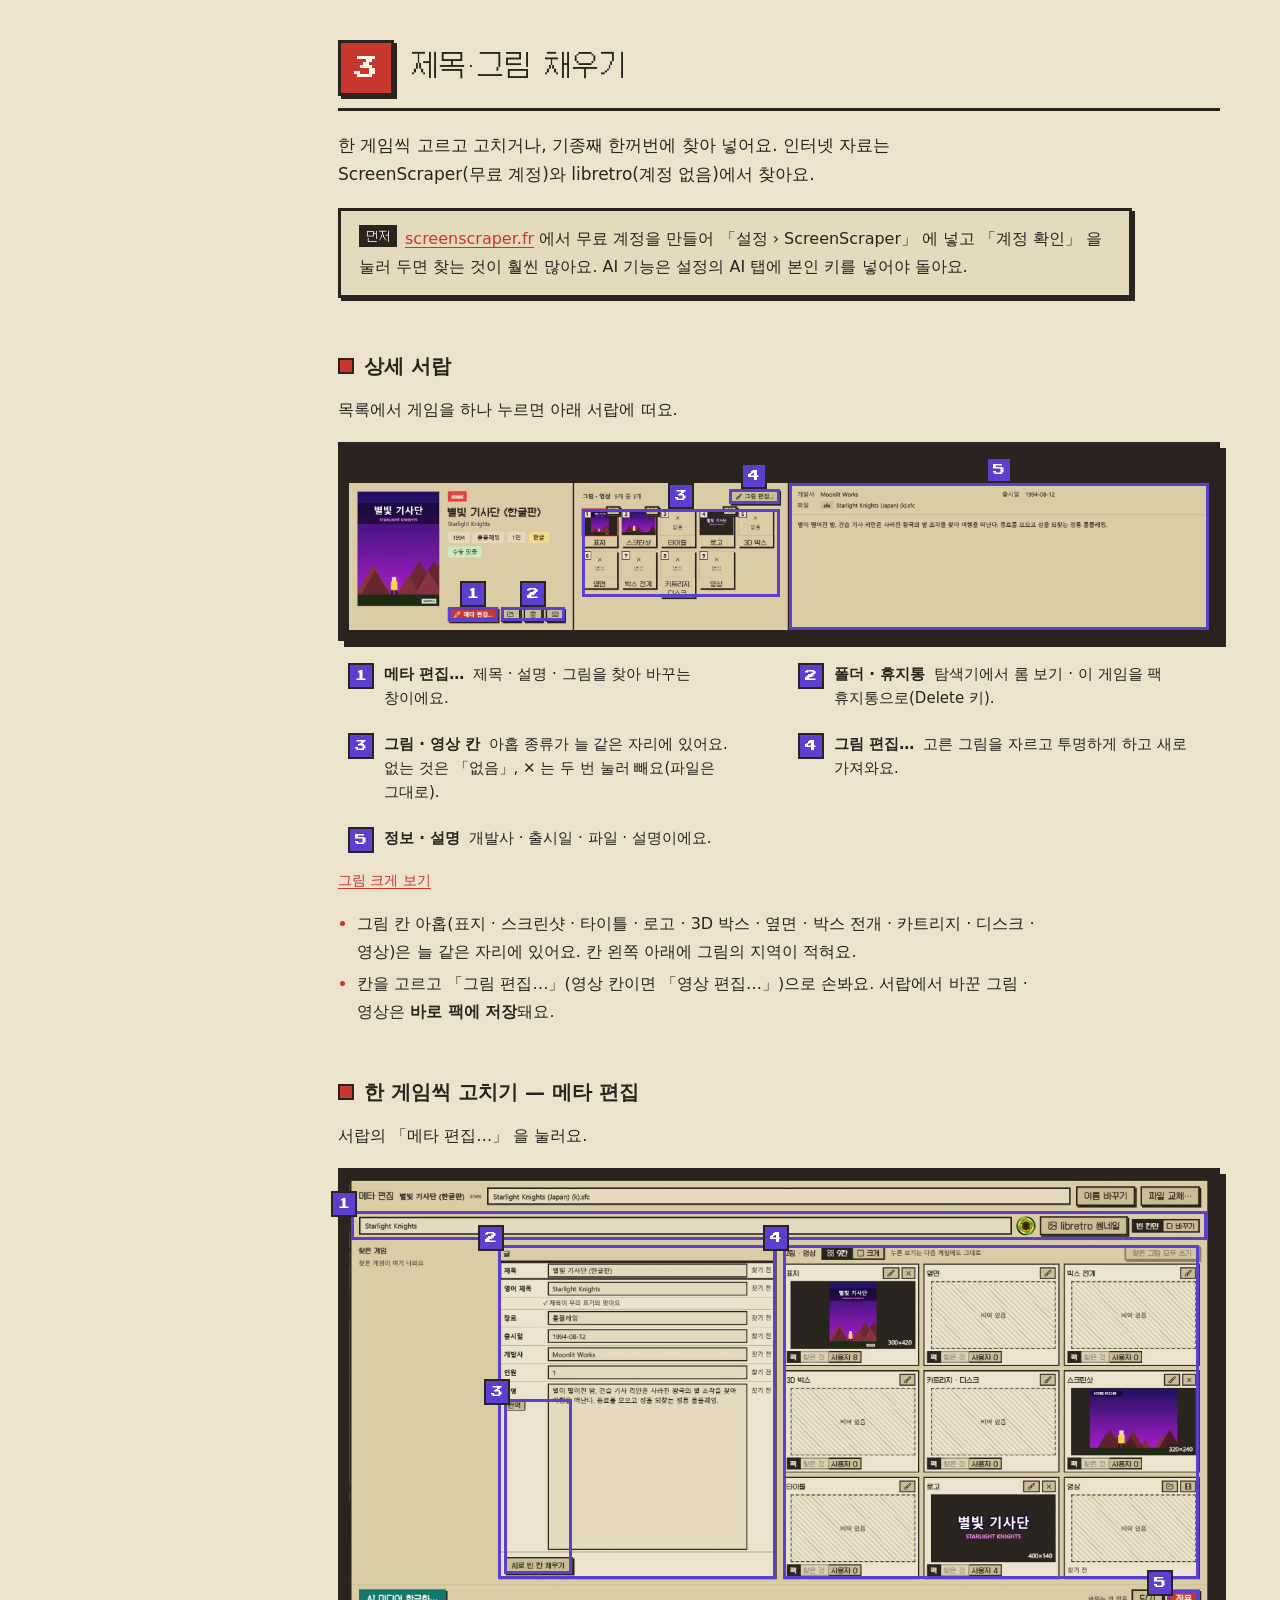
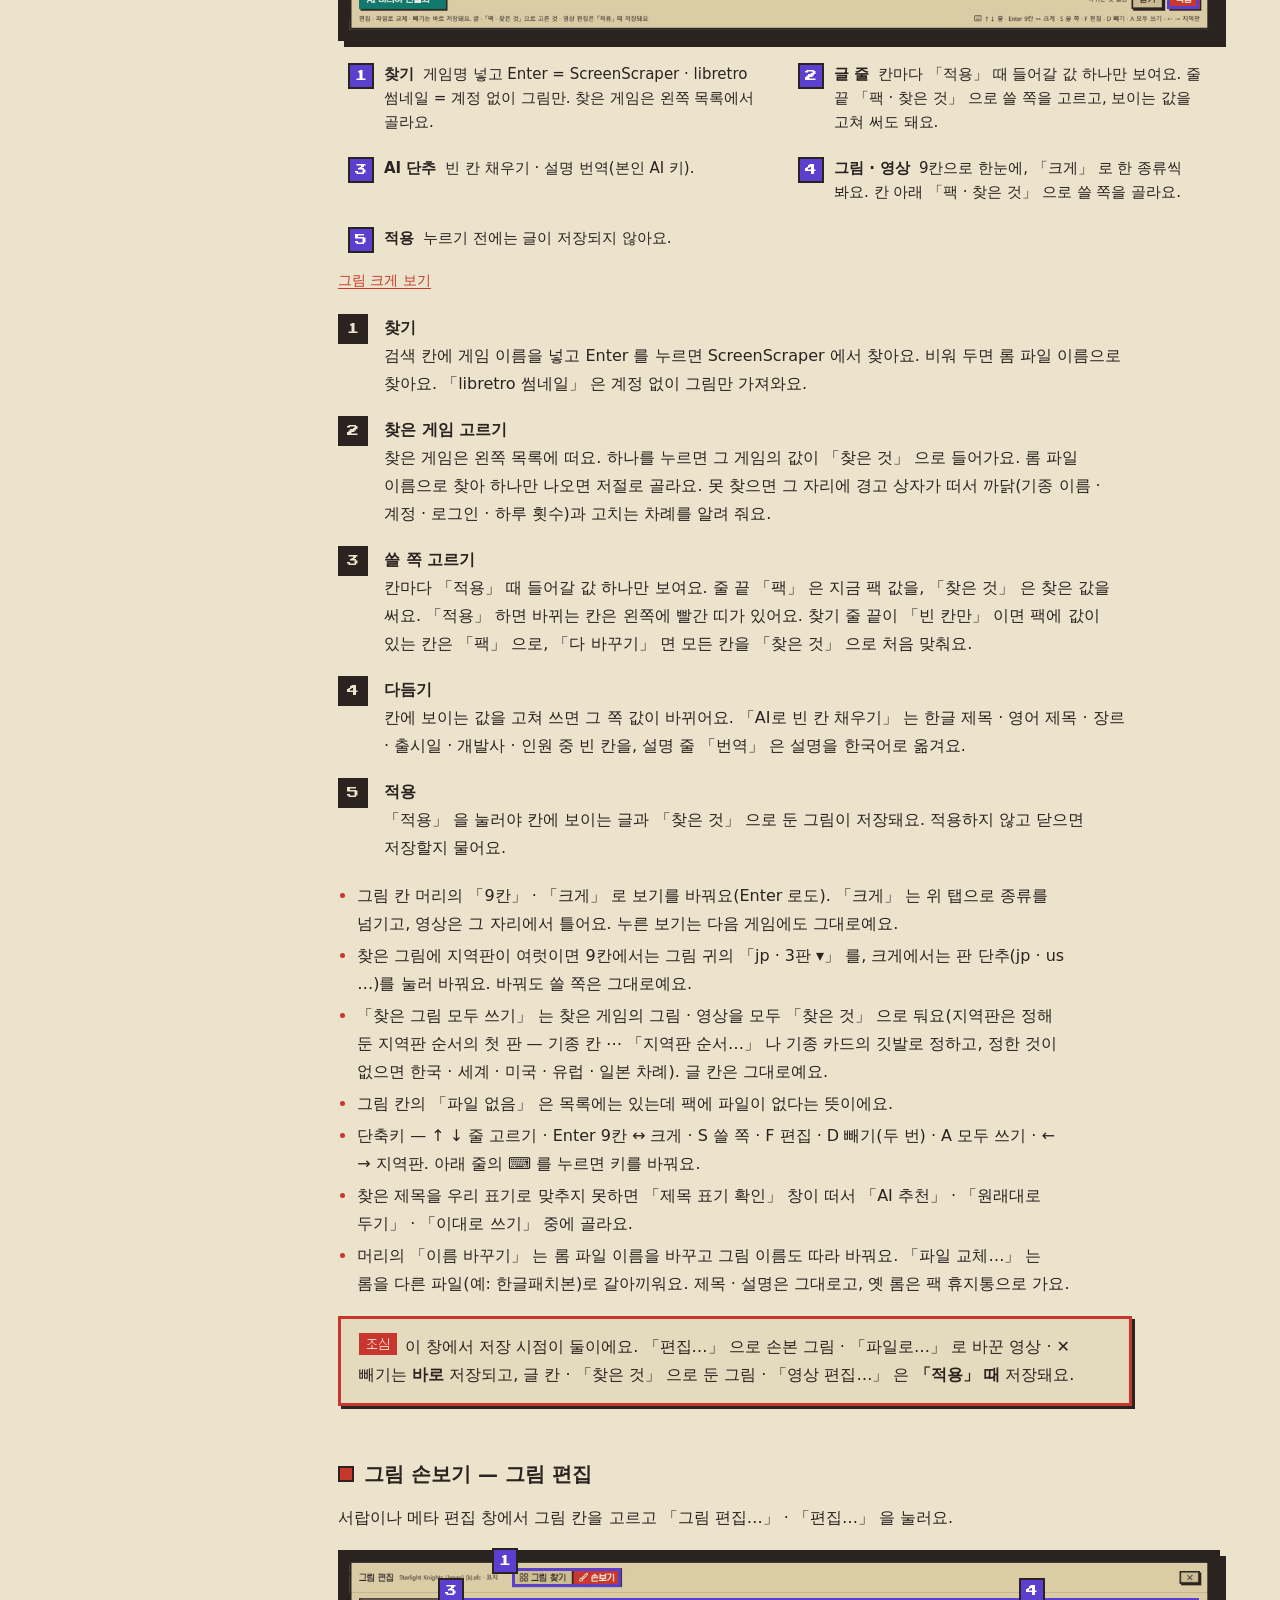
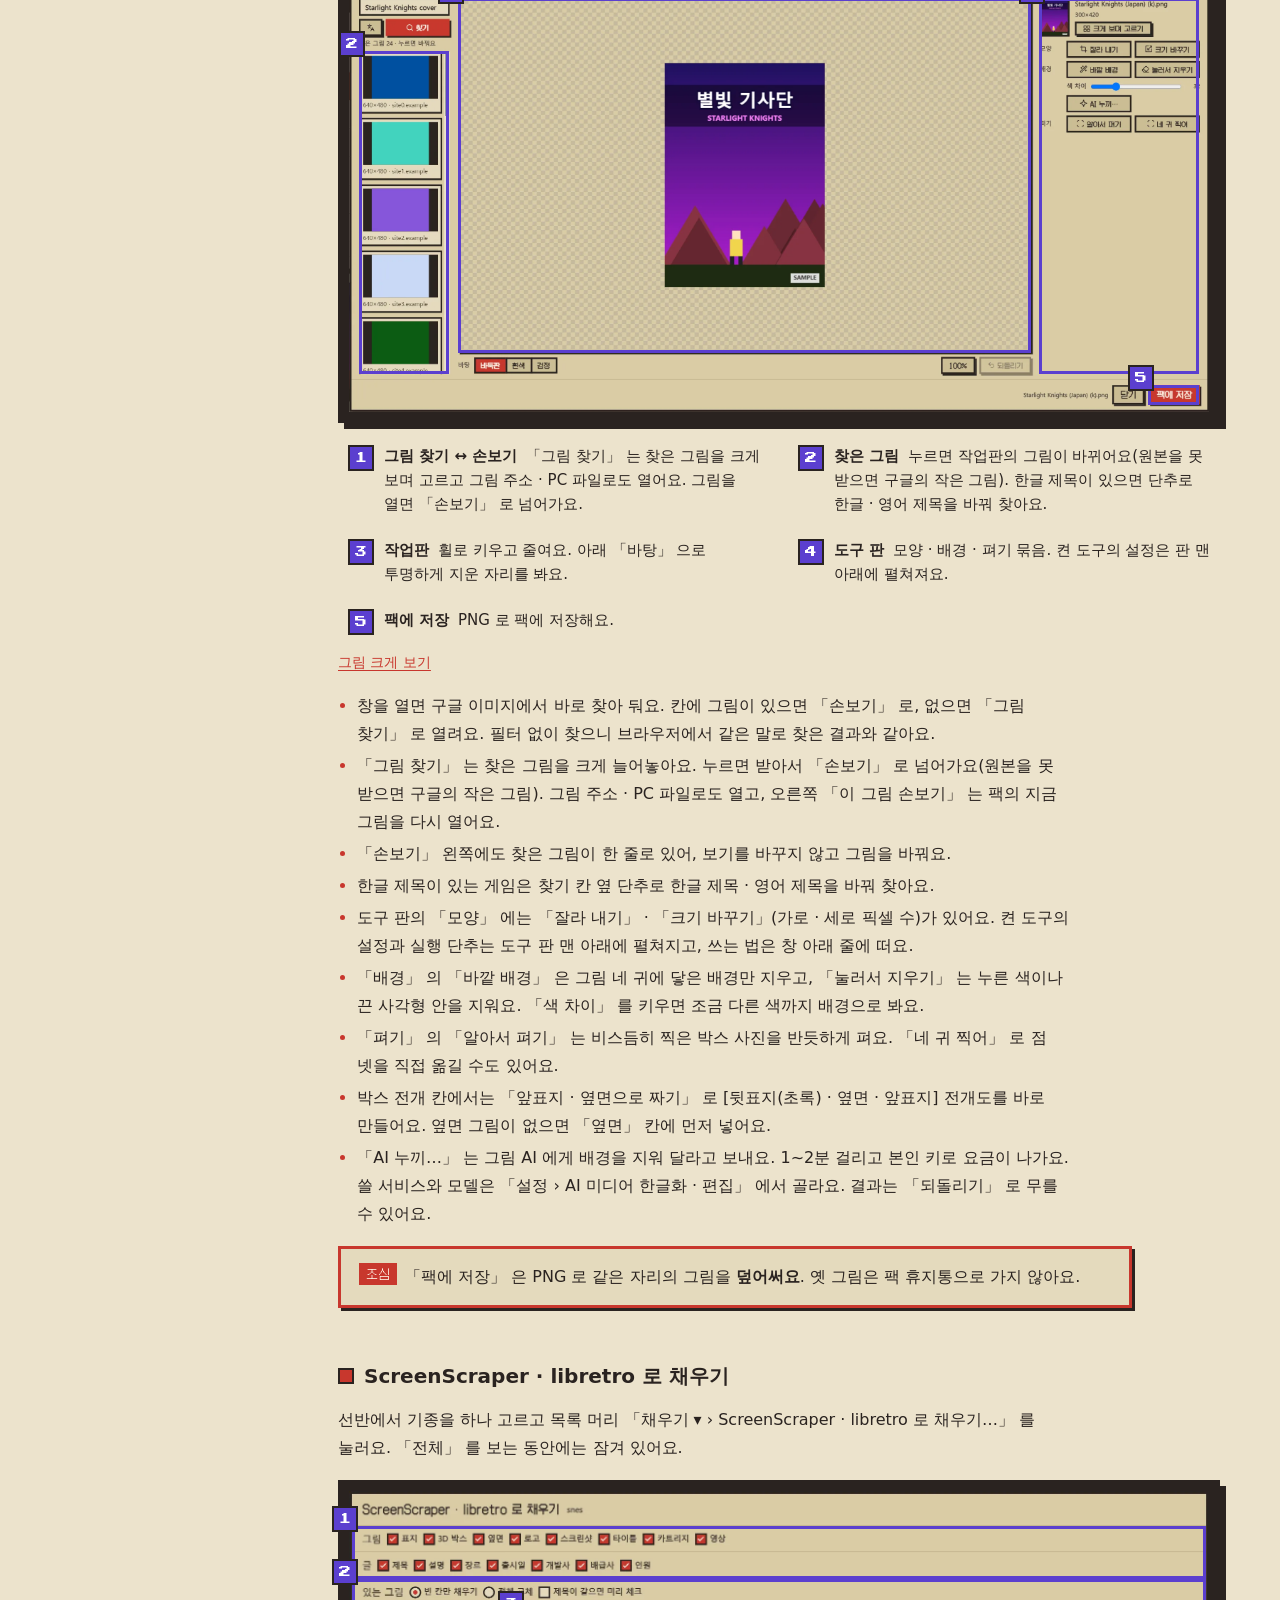
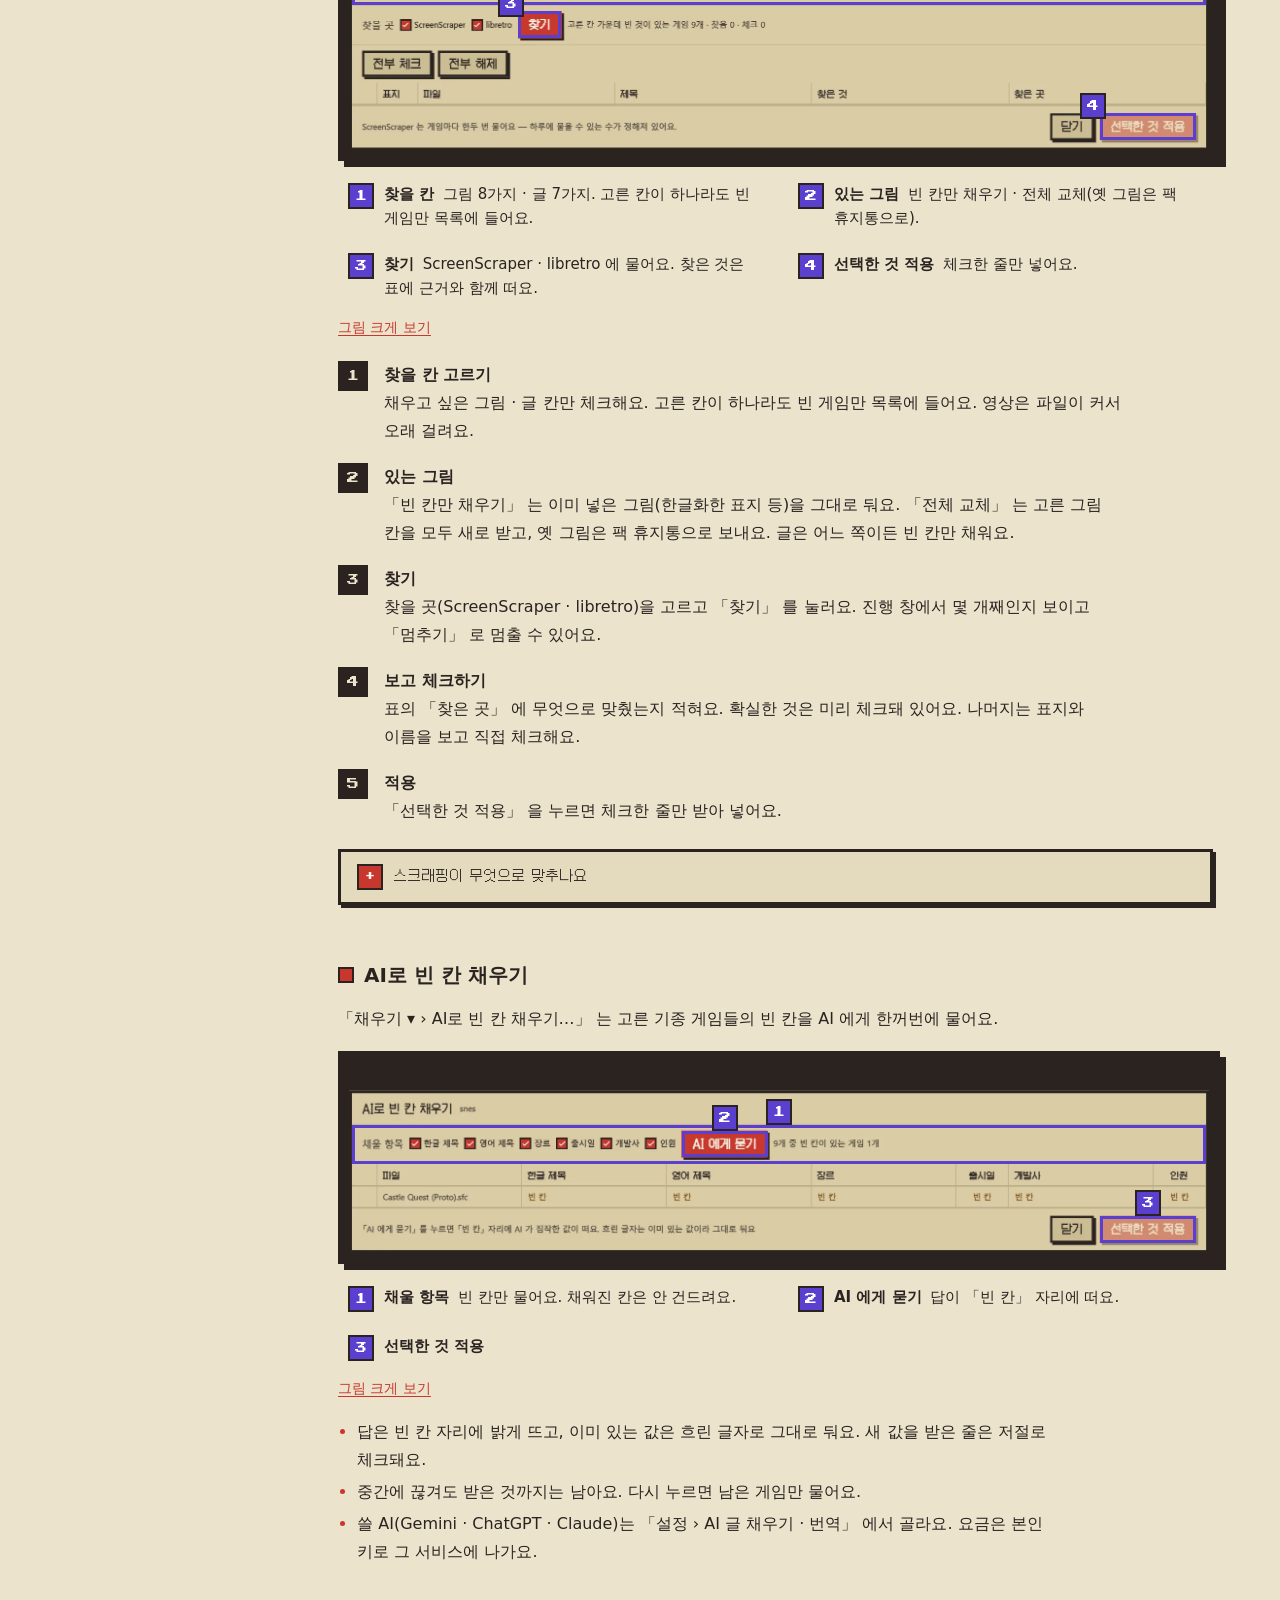
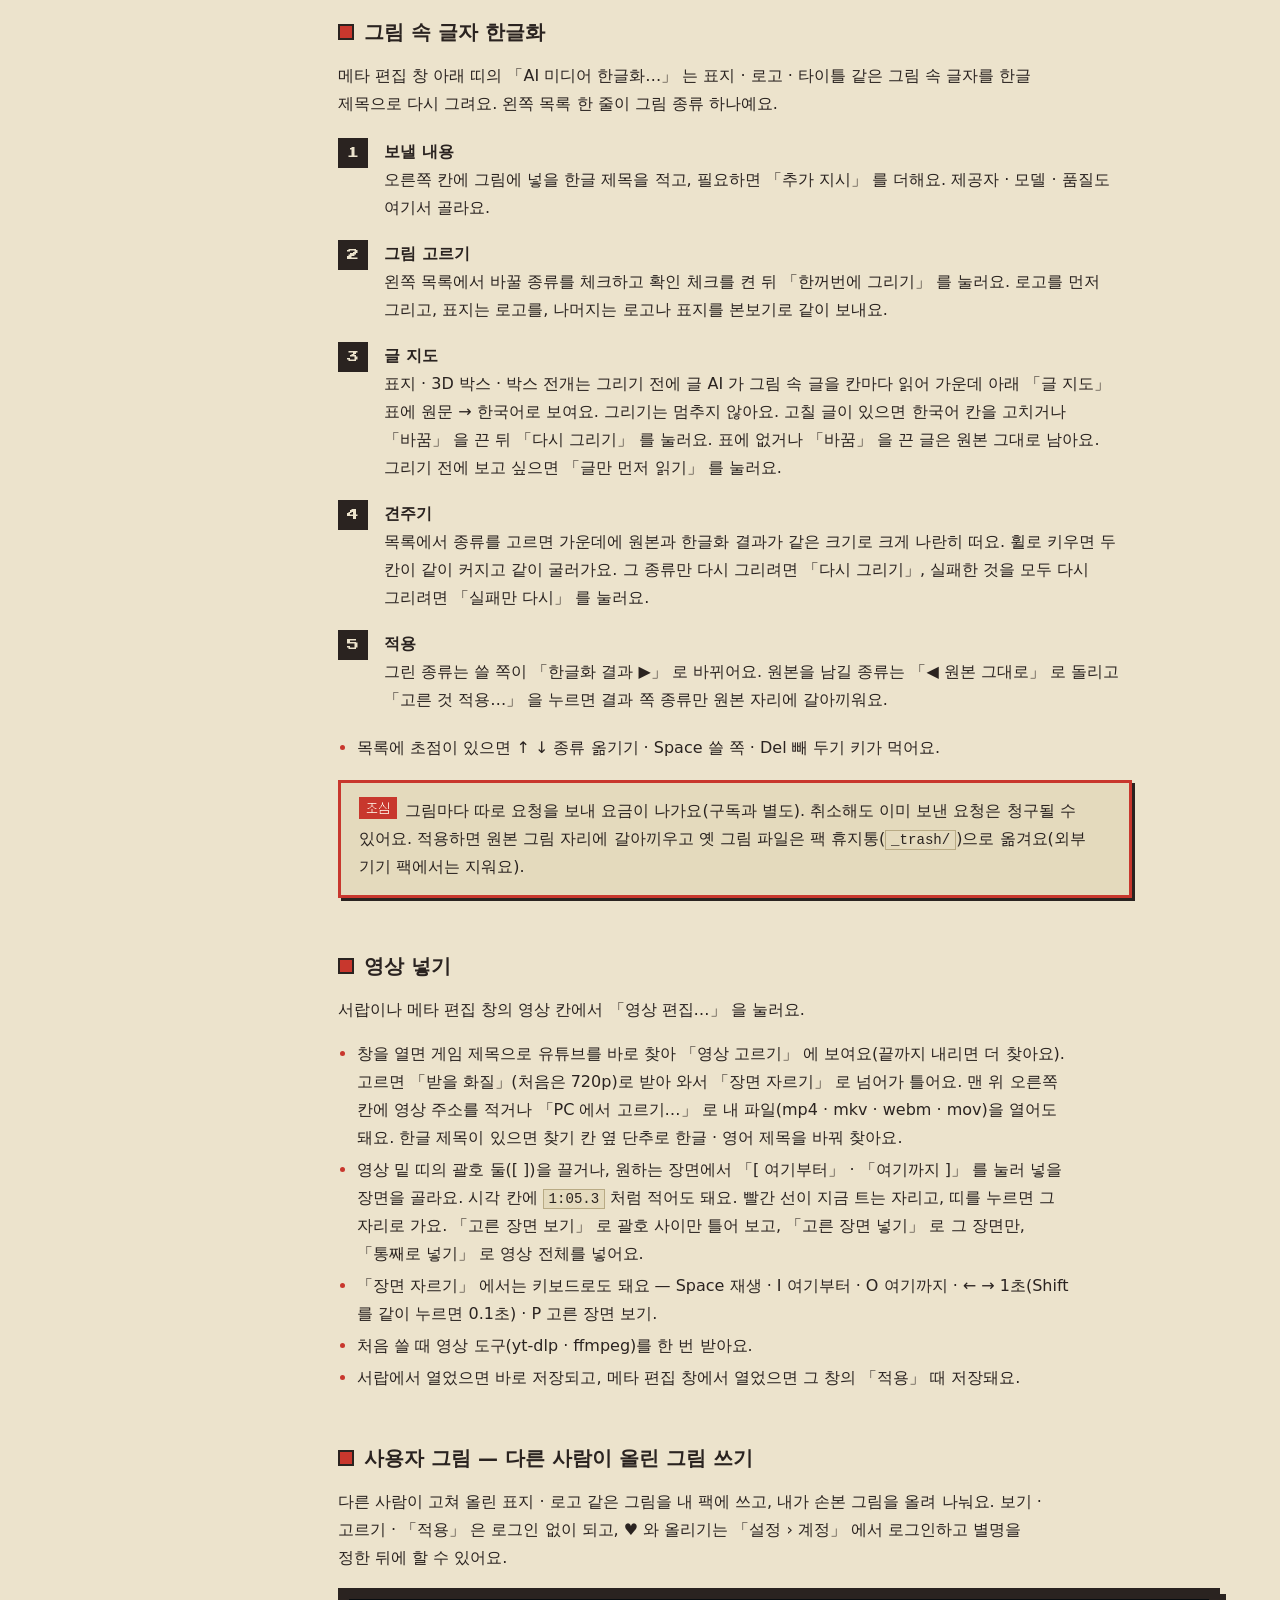
<file: manual.html>
<!doctype html>
<html lang="ko">
<head>
<meta charset="utf-8">
<meta name="viewport" content="width=device-width, initial-scale=1, viewport-fit=cover">
<title>사용 설명서 · Create Pack</title>
<meta name="description" content="Create Pack 을 할 일 순서로 풀었어요 — 팩 만들기, 게임 담기, 제목·그림 채우기, 한글패치, 기기로 보내기.">
<link rel="icon" href="assets/icon.png">
<link rel="stylesheet" href="assets/site.css">
<!-- 이 파일은 tools/manual/build-manual.mjs 가 manual.src.html 에서 만든다. 여기를 고치지 말고 원본을 고친다. -->
<style>
/* 설명서 짜임 — 넓은 화면은 왼쪽 차례 고정 + 오른쪽 본문, 좁은 화면은 차례를 접어 위에 둔다 */
.doc{display:grid;grid-template-columns:minmax(0,1fr);gap:32px;padding-top:40px}
@media (min-width:1040px){.doc{grid-template-columns:230px minmax(0,1fr);gap:48px}.toc{position:sticky;top:96px;align-self:start;max-height:calc(100dvh - 112px);overflow:auto}}
.toc{background:var(--panel2);border:3px solid var(--ink);box-shadow:var(--shadow);padding:14px 16px}
.toc summary{font:14px/1.4 var(--font-pixel);cursor:pointer;list-style:none}
.toc summary::-webkit-details-marker{display:none}
.toc ol{list-style:none;margin:8px 0 0;padding:0;display:grid;gap:2px}
.toc ol ol{margin:0 0 4px 34px;gap:0}
.toc a{color:var(--text);text-decoration:none;display:flex;gap:8px;align-items:center;padding:2px 0;font-size:15px}
.toc ol ol a{font-size:14px;line-height:1.5;color:var(--dim);padding:0}
.toc a:hover{color:var(--accent)}
.toc .ch{display:inline-grid;place-items:center;width:26px;height:26px;background:var(--accent);color:var(--on-accent);font:10px/1 var(--font-logo);border:2px solid var(--ink);flex:none}

.intro h1{margin-bottom:14px}
.intro p{max-width:62ch;margin:0 0 10px}

/* 장 · 절 */
.chap{padding-top:72px}
.chap>header{display:flex;align-items:center;gap:16px;border-bottom:3px solid var(--ink);padding-bottom:12px;margin-bottom:20px}
.chap>header .ch{display:inline-grid;place-items:center;width:56px;height:56px;background:var(--accent);color:var(--on-accent);font:24px/1 var(--font-logo);border:3px solid var(--ink);box-shadow:var(--shadow);flex:none}
.chap>header h2{margin:0}
.chap>p.lead{max-width:62ch;font-size:17px}
.sec{padding-top:36px}
.sec h3{display:flex;align-items:center;gap:10px;font-size:20px}
.sec h3::before{content:'';width:12px;height:12px;background:var(--accent);border:2px solid var(--ink);flex:none}
.sec p,.sec li{max-width:70ch}
.sec ul{padding-left:1.2em}
.sec li{margin-block:4px}
.sec li::marker{color:var(--accent)}

/* 그림 + 범례 */
.fig{margin:18px 0 8px}
.fig figcaption{margin-top:14px}
.legend{list-style:none;margin:0;padding:0;display:grid;grid-template-columns:repeat(auto-fill,minmax(min(100%,300px),1fr));gap:8px 18px}
.legend li{display:flex;gap:10px;align-items:flex-start;margin:0;padding:5px 8px;border:2px solid transparent;font-size:15px;line-height:1.6;max-width:none}
.legend li b{margin-right:4px}
.legend li.hot{border-color:var(--mark);background:var(--panel2)}
.legend .num{margin-top:1px}
.zoom{display:inline-block;margin-top:8px;font-size:14px}
@media (max-width:760px){.fig.strip .screen{overflow-x:auto}.fig.strip .stage{min-width:720px}}

/* 알림 상자 — 「알아 둘 것」 은 크림 판, 「조심」 은 빨간 테두리 */
.note,.warn{border:3px solid var(--ink);background:var(--panel2);padding:14px 18px;margin:18px 0;box-shadow:var(--shadow);max-width:78ch}
.warn{border-color:var(--accent)}
.note>b:first-child,.warn>b:first-child{display:inline-block;font:12px/1 var(--font-logo);padding:5px 7px;margin-right:8px;color:var(--on-accent);background:var(--ink);vertical-align:2px}
.warn>b:first-child{background:var(--accent)}
.note p,.warn p{margin:6px 0}

/* 차례대로 하는 일 — 픽셀 네모 번호 */
.steps{list-style:none;counter-reset:s;padding:0;margin:16px 0;display:grid;gap:10px;max-width:78ch}
.steps>li{counter-increment:s;display:grid;grid-template-columns:34px minmax(0,1fr);gap:12px;align-items:start;max-width:none}
.steps>li::before{content:counter(s);display:grid;place-items:center;width:30px;height:30px;background:var(--ink);color:var(--bg);font:12px/1 var(--font-logo)}
.steps>li b{display:block}

/* 더 읽을 거리(옛 덧붙임 상자) — 접어 두고 펼쳐 읽는다 */
details.more{border:3px solid var(--ink);background:var(--panel2);box-shadow:var(--shadow);margin:20px 0;max-width:86ch}
details.more>summary{cursor:pointer;padding:12px 16px;font:14px/1.4 var(--font-pixel);list-style:none;display:flex;align-items:center;gap:10px}
details.more>summary::-webkit-details-marker{display:none}
details.more>summary::before{content:'+';display:inline-grid;place-items:center;width:22px;height:22px;background:var(--accent);color:var(--on-accent);font:10px/1 var(--font-logo);border:2px solid var(--ink)}
details.more[open]>summary::before{content:'-'}
details.more>div{padding:0 18px 16px;border-top:3px solid var(--ink)}
dl.rules{display:grid;grid-template-columns:minmax(0,9em) minmax(0,1fr);gap:8px 16px;margin:14px 0 0}
dl.rules dt{font-weight:700}
dl.rules dd{margin:0}
@media (max-width:600px){dl.rules{grid-template-columns:minmax(0,1fr)}dl.rules dd{margin-bottom:8px}}
.tree{font:14px/1.7 var(--font-mono);background:var(--bg);border:2px solid var(--line);padding:10px 14px;margin:12px 0;overflow-x:auto;white-space:pre}
.tree .c{color:var(--dim);font-family:var(--font)}

/* 되돌리기 어려운 것 표 */
.table-wrap{overflow-x:auto;border:3px solid var(--ink);box-shadow:var(--shadow);margin:16px 0;background:var(--panel2)}
table.list{border-collapse:collapse;width:100%;min-width:560px;font-size:15px}
table.list th,table.list td{text-align:left;vertical-align:top;padding:9px 12px;border-bottom:2px solid var(--line)}
table.list th{background:var(--panel);font-weight:700;border-bottom:3px solid var(--ink)}
table.list tr:last-child td{border-bottom:0}
</style>
</head>
<body>
<div class="wrap">
<header class="top">
  <a class="logo" href="./"><img src="assets/icon.png" alt="" width="32" height="32">CREATE PACK</a>
  <nav aria-label="바로 가기"><a href="./">소개</a><a href="manual.html" aria-current="page">설명서</a><a href="updates.html">업데이트 내역</a></nav>
</header>

<div class="doc">
<details class="toc" open>
  <summary>차례</summary>
  <ol>
    <li><a href="#start"><span class="ch">1</span>시작하기</a>
      <ol><li><a href="#s-run">내려받고 켜기</a></li><li><a href="#s-pack">팩이란</a></li><li><a href="#s-screen">화면 한눈에</a></li></ol></li>
    <li><a href="#add"><span class="ch">2</span>게임 담기</a>
      <ol><li><a href="#s-sysadd">기종째 담기</a></li><li><a href="#s-addgame">몇 개만 넣기</a></li><li><a href="#s-rescan">폴더 다시 읽기</a></li><li><a href="#s-list">목록 다루기</a></li><li><a href="#s-trash">휴지통</a></li></ol></li>
    <li><a href="#fill"><span class="ch">3</span>제목·그림 채우기</a>
      <ol><li><a href="#s-drawer">상세 서랍</a></li><li><a href="#s-editor">한 게임씩 고치기</a></li><li><a href="#s-img">그림 손보기</a></li><li><a href="#s-bulk">ScreenScraper · libretro 로 채우기</a></li><li><a href="#s-ai">AI로 빈 칸 채우기</a></li><li><a href="#s-loc">그림 속 글자 한글화</a></li><li><a href="#s-video">영상 넣기</a></li><li><a href="#s-um">사용자 그림</a></li></ol></li>
    <li><a href="#kr"><span class="ch">4</span>한글패치</a>
      <ol><li><a href="#s-kr">한글패치 창</a></li><li><a href="#s-krget">받기</a></li><li><a href="#s-krapply">패치 걸기</a></li><li><a href="#s-krmore">그 밖에</a></li></ol></li>
    <li><a href="#export"><span class="ch">5</span>기기로 보내기</a>
      <ol><li><a href="#s-export">내보내기</a></li><li><a href="#s-copy">롬·그림 복사</a></li><li><a href="#s-merge">기기 메타에 보태기</a></li><li><a href="#s-setup">기기 설정 옮기기</a></li></ol></li>
    <li><a href="#settings"><span class="ch">6</span>설정·업데이트</a>
      <ol><li><a href="#s-settings">설정 창</a></li><li><a href="#s-account">계정</a></li></ol></li>
    <li><a href="#notes"><span class="ch">7</span>알아 둘 것</a></li>
  </ol>
</details>

<main>
<section class="intro">
  <h1>사용 설명서</h1>
  <p>Create Pack 을 할 일 순서로 풀었어요. 처음이면 1장부터 읽고, 찾는 것이 있으면 차례에서 바로 가요.</p>
  <p class="muted small">그림의 보라 네모칸 번호는 그림 아래 풀이와 짝이에요. 풀이에 마우스를 올리면 그 자리가 밝아져요. 화면 속 게임과 그림은 설명하려고 지어낸 예시예요.</p>
</section>

<!-- ───────────── 1 시작하기 ───────────── -->
<section class="chap" id="start">
<header><span class="ch">1</span><h2>시작하기</h2></header>

<div class="sec" id="s-run">
<h3>내려받고 켜기</h3>
<ul>
  <li>소개 페이지의 「Windows 용 내려받기」 를 누르면 <code>CreatePack.exe</code> 하나가 받아져요. 설치 없이 바로 켜져요.</li>
  <li>서명하지 않은 파일이라 Windows 가 「PC 보호」 창을 띄우면 「추가 정보 → 실행」 을 눌러요.</li>
  <li>exe 옆에 둘 파일은 없어요. 계정과 키는 켠 뒤 오른쪽 위 톱니바퀴 「설정」 에서 넣어요(<a href="#settings">6장</a>).</li>
  <li>새 판이 나오면 켤 때 물어요. 「확인」 을 누르면 받아서 스스로 갈아끼워요.</li>
  <li>앱은 한 번에 하나만 떠요. 켜져 있는데 exe 를 또 누르면 새 창 대신 먼저 켠 창이 앞으로 와요.</li>
</ul>
</div>

<div class="sec" id="s-pack">
<h3>팩이란</h3>
<p>팩은 <code>library.json</code> 이 든 폴더 하나예요. 담은 롬 · 그림 · 제목이 모두 이 안에 모여요.</p>
<div class="tree">MyPack/
├ library.json      <span class="c">팩 목록 — 제목 · 설명 · 그림 자리</span>
├ roms/&lt;기종&gt;/      <span class="c">롬 파일</span>
├ media/            <span class="c">그림 · 영상</span>
├ _trash/           <span class="c">팩 휴지통 — 지운 게임 · 바꾼 그림</span>
└ devices/          <span class="c">기기 설정 저장본</span></div>
<p>처음 켜면 「팩 열기…」 · 「새 팩 만들기…」 카드가 떠요. 새 팩은 빈 폴더를 고르면 거기에 만들어요.</p>
</div>

<div class="sec" id="s-screen">
<h3>화면 한눈에</h3>
<figure class="fig" id="fig-overview">
<div class="screen"><div class="stage"><img src="assets/manual/overview.webp" alt="Create Pack 메인 창. 위에 머리줄, 그 아래 기종 카드 선반, 가운데 표지 격자, 아래에 고른 게임의 상세 서랍이 있다." width="1680" height="900"><span class="box" data-n="1" style="--x:0.00%;--y:0.00%;--w:100.00%;--h:6.00%"><span class="num">1</span></span><span class="box" data-n="2" style="--x:0.00%;--y:6.00%;--w:100.00%;--h:12.00%"><span class="num">2</span></span><span class="box" data-n="3" style="--x:0.00%;--y:18.00%;--w:100.00%;--h:49.78%"><span class="num">3</span></span><span class="box" data-n="4" style="--x:0.00%;--y:67.78%;--w:100.00%;--h:32.22%"><span class="num">4</span></span></div></div>
<figcaption><ol class="legend"><li data-n="1"><span class="num">1</span><span><b>머리줄</b> 팩 메뉴 · 휴지통 · 기기 메뉴 · 한글패치 · 내보내기 · 설정.</span></li><li data-n="2"><span class="num">2</span><span><b>기종 선반</b> 팩에 담은 기종이에요. 카드를 누르면 아래 목록이 그 기종 게임으로 바뀌어요.</span></li><li data-n="3"><span class="num">3</span><span><b>게임 목록</b> 표로 보거나 표지로 봐요. 누른 게임이 아래 서랍에 떠요.</span></li><li data-n="4"><span class="num">4</span><span><b>상세 서랍</b> 고른 게임의 그림 · 정보 · 설명이에요. 메타 편집과 그림 편집을 여기서 열어요.</span></li></ol><a class="zoom" href="assets/manual/overview.webp" target="_blank" rel="noopener">그림 크게 보기</a></figcaption>
</figure>
<p>머리줄의 단추는 이래요.</p>
<figure class="fig strip" id="fig-header">
<div class="screen"><div class="stage"><img src="assets/manual/header.webp" alt="머리줄. 왼쪽에 로고와 팩 경로 · 팩 메뉴, 오른쪽에 휴지통 · 기기 메뉴 · 한글패치 · 내보내기 · 설정 단추가 있다." width="1680" height="54" loading="lazy"><span class="box" data-n="1" style="--x:19.39%;--y:12.59%;--w:4.05%;--h:67.59%"><span class="num">1</span></span><span class="box" data-n="2" style="--x:64.29%;--y:12.59%;--w:5.89%;--h:67.59%"><span class="num">2</span></span><span class="box" data-n="3" style="--x:70.77%;--y:12.59%;--w:4.94%;--h:67.59%"><span class="num">3</span></span><span class="box" data-n="4" style="--x:83.51%;--y:12.59%;--w:5.36%;--h:67.59%"><span class="num">4</span></span><span class="box" data-n="5" style="--x:89.46%;--y:12.59%;--w:6.25%;--h:67.59%"><span class="num">5</span></span><span class="box" data-n="6" style="--x:96.31%;--y:12.59%;--w:2.86%;--h:67.59%"><span class="num">6</span></span></div></div>
<figcaption><ol class="legend"><li data-n="1"><span class="num">1</span><span><b>팩 ▾</b> 팩 열기 · 목록 파일 다시 읽기 · 롬 폴더 모두 다시 읽기.</span></li><li data-n="2"><span class="num">2</span><span><b>휴지통</b> 지운 게임이 있을 때만 보여요.</span></li><li data-n="3"><span class="num">3</span><span><b>기기 ▾</b> 내보내기 · 외부 기기 팩 열기 · 기기 설정을 한데 모았어요. 줄마다 무엇을 하는지 적혀 있어요.</span></li><li data-n="4"><span class="num">4</span><span><b>한글패치</b> 한글패치 목록 · 받기 · 패치 적용.</span></li><li data-n="5"><span class="num">5</span><span><b>내보내기…</b> 프론트엔드가 읽을 목록을 만들고 롬 · 그림을 보내요.</span></li><li data-n="6"><span class="num">6</span><span><b>설정</b> 계정 · AI 키 · 테마 · 업데이트.</span></li></ol><a class="zoom" href="assets/manual/header.webp" target="_blank" rel="noopener">그림 크게 보기</a></figcaption>
</figure>
<ul>
  <li>「팩 ▾」 의 「롬 폴더 모두 다시 읽기」 는 <code>roms/</code> 를 훑어 새 롬은 더하고 없어진 롬은 빼요. 「목록 파일 다시 읽기」 는 목록 파일(<code>library.json</code>)만 다시 읽어 복사가 도는 동안 늘어난 것을 화면에 반영해요.</li>
  <li>「기기 ▾」 에는 기기로 가는 길 셋이 줄마다 풀이와 함께 있어요 — 「내보내기…」(머리줄의 파란 단추와 같은 창) · 「외부 기기 팩 열기…」 · 「기기 설정…」.</li>
  <li>머리줄의 「게임 N · 제목 % · 표지 %」 는 제목과 표지를 가진 게임이 얼마나 되는지 보여 줘요.</li>
  <li>구분선(선반 아래 · 서랍 위 · 서랍 안 칸 사이)은 끌어서 크기를 바꾸고, 두 번 누르면 원래대로 돌아가요.</li>
  <li>단추에 마우스를 올리면 테마 색 글 창으로 풀이가 떠요 — 굵은 첫 줄이 한 줄 요약이고, 「누르면:」 · 「파일:」 · 「언제:」 · 「예)」 줄이 이어져요. 마우스가 벗어나면 바로 사라져요.</li>
</ul>
</div>
</section>

<!-- ───────────── 2 게임 담기 ───────────── -->
<section class="chap" id="add">
<header><span class="ch">2</span><h2>게임 담기</h2></header>
<p class="lead">롬 폴더를 기종째 담거나, 담아 둔 기종에 몇 개씩 넣어요. 팩 밖의 원본은 건드리지 않고 복사해 와요.</p>
<!-- 사용법 영상은 저장소 video/ 에 둔다(10-31 1.0.0 화면 · 예시 자료로 찍음 · 도구는 scratchpad/manual/video3). -->
<figure class="vid"><div class="screen"><video controls preload="metadata" playsinline poster="video/rom-guide.jpg" width="1920" height="1080"><source src="video/rom-guide.webm" type="video/webm"></video></div><figcaption class="muted small">롬 관리 사용법 영상 · 8분 40초 · 소리가 나와요 — 팩 열기 · 기종과 게임 넣기 · 채우기 · 메타 편집 · 그림 편집 · 휴지통 · 내보내기 · 설정을 한 번에 보여 줘요(2장 ~ 6장).</figcaption></figure>

<div class="sec" id="s-sysadd">
<h3>기종째 담기</h3>
<p>선반 왼쪽 위 「+ 기종…」 을 눌러요.</p>
<figure class="fig" id="fig-sysadd">
<div class="screen"><div class="stage"><img src="assets/manual/sysadd.webp" alt="기종 추가 창. 기종, 가져올 곳, 롬 폴더, 표시 이름 칸과 추가 단추가 있다." width="520" height="406" loading="lazy"><span class="box" data-n="1" style="--x:3.46%;--y:17.12%;--w:93.08%;--h:12.68%"><span class="num">1</span></span><span class="box" data-n="2" style="--x:3.46%;--y:32.27%;--w:93.08%;--h:12.68%"><span class="num">2</span></span><span class="box" data-n="3" style="--x:3.46%;--y:47.41%;--w:93.08%;--h:16.87%"><span class="num">3</span></span><span class="box" data-n="4" style="--x:85.00%;--y:87.44%;--w:11.54%;--h:8.99%"><span class="num">4</span></span></div></div>
<figcaption><ol class="legend"><li data-n="1"><span class="num">1</span><span><b>기종</b> 담을 기종이에요. 폴더 이름과 달라도 돼요.</span></li><li data-n="2"><span class="num">2</span><span><b>가져올 곳</b> 내 컴퓨터 · 안드로이드(USB) · 커스텀 리눅스(SFTP).</span></li><li data-n="3"><span class="num">3</span><span><b>롬 폴더</b> 팩 밖 폴더면 팩 안 roms/&lt;종류&gt;/ 로 복사해요(원본은 그대로).</span></li><li data-n="4"><span class="num">4</span><span><b>추가</b></span></li></ol><a class="zoom" href="assets/manual/sysadd.webp" target="_blank" rel="noopener">그림 크게 보기</a></figcaption>
</figure>
<ul>
  <li>「기종」 고르개에는 많이 쓰는 51개가 이름 abc 순으로 있어요.</li>
  <li>남이 꾸민 팩처럼 기종 이름이 롬 폴더 이름 그대로(예: <code>GB</code>)면 ScreenScraper 찾기와 「사용자 그림」 올리기가 안 돼요. 선반 왼쪽 ⋯ 의 「여러 기종 다시 고르기」 로 종류를 맞춰요. 롬 · 그림 파일은 그대로예요.</li>
  <li>롬 폴더를 비워 두면 팩 안에 빈 <code>roms/&lt;종류&gt;/</code> 를 만들어요. 나중에 「+ 게임…」 으로 채워요.</li>
  <li>고른 폴더에 <code>gamelist.xml</code> 이나 <code>metadata.pegasus.txt</code> 가 있으면 항목 체크(제목 · 설명 · 장르 · 그림 · 영상 …)가 떠요. 체크한 항목은 그 파일의 값으로 채워요.</li>
  <li>안드로이드(USB) · 커스텀 리눅스(SFTP) 기기에서 가져오면 먼저 PC 로 복사한 뒤 담아요.</li>
</ul>
</div>

<div class="sec" id="s-addgame">
<h3>몇 개만 넣기</h3>
<p>기종을 고른 채 목록 머리의 「+ 게임…」 을 눌러요.</p>
<figure class="fig" id="fig-addgame">
<div class="screen"><div class="stage"><img src="assets/manual/addgame.webp" alt="게임 넣기 창. 롬 파일 고르기와 게임 폴더 고르기 단추, 넣기 단추가 있다." width="520" height="357" loading="lazy"><span class="box" data-n="1" style="--x:3.46%;--y:19.47%;--w:93.08%;--h:17.51%"><span class="num">1</span></span><span class="box" data-n="2" style="--x:3.46%;--y:38.66%;--w:93.08%;--h:17.51%"><span class="num">2</span></span><span class="box" data-n="3" style="--x:85.00%;--y:85.91%;--w:11.54%;--h:10.22%"><span class="num">3</span></span></div></div>
<figcaption><ol class="legend"><li data-n="1"><span class="num">1</span><span><b>롬 파일 고르기…</b> 여러 개를 한꺼번에. m3u · cue 는 딸린 디스크도 같이 가요.</span></li><li data-n="2"><span class="num">2</span><span><b>게임 폴더 고르기…</b> 폴더 하나가 게임 하나인 것(dos · msx2)과 Vita 덤프.</span></li><li data-n="3"><span class="num">3</span><span><b>넣기</b> 무엇이 갈지 먼저 보여 준 뒤 복사해요.</span></li></ol><a class="zoom" href="assets/manual/addgame.webp" target="_blank" rel="noopener">그림 크게 보기</a></figcaption>
</figure>
<p>무엇이 몇 개, 얼마만큼 갈지 먼저 보여 주고, 「넣기」 를 누르면 따로 뜬 진행 창에서 복사해요. 못 찾은 딸린 파일(cue 가 가리키는 bin 등)이 있으면 경고해요. 진행 창이 뜬 작업이 끝났을 때 다른 프로그램을 보고 있으면 작업 표시줄의 앱 단추가 깜빡여 알려 줘요.</p>
</div>

<div class="sec" id="s-rescan">
<h3>폴더 다시 읽기</h3>
<p>탐색기에서 롬 폴더를 직접 고쳤으면 앱에 다시 읽혀요. 선반의 기종 카드에 마우스를 올리면 나오는 ↻ 를 누르거나, 「⋯」 메뉴의 「여러 기종 롬 폴더 다시 읽기」 로 여럿을 한꺼번에 해요.</p>
<figure class="fig" id="fig-rescan">
<div class="screen"><div class="stage"><img src="assets/manual/rescan.webp" alt="롬 폴더 다시 읽기 창. 새 롬 담기와 없어진 롬만 빼기 단추가 있다." width="520" height="302" loading="lazy"><span class="box" data-n="1" style="--x:3.46%;--y:23.01%;--w:93.08%;--h:20.70%"><span class="num">1</span></span><span class="box" data-n="2" style="--x:3.46%;--y:45.70%;--w:93.08%;--h:26.66%"><span class="num">2</span></span></div></div>
<figcaption><ol class="legend"><li data-n="1"><span class="num">1</span><span><b>새 롬 담기</b> 폴더에 새로 넣은 롬을 목록에 담아요.</span></li><li data-n="2"><span class="num">2</span><span><b>없어진 롬만 빼기</b> 폴더에서 지운 롬을 목록에서 빼요. 적어 둔 제목 · 설명은 챙겨 둬요.</span></li></ol><a class="zoom" href="assets/manual/rescan.webp" target="_blank" rel="noopener">그림 크게 보기</a></figcaption>
</figure>
<div class="note"><b>알아 둘 것</b>「없어진 롬만 빼기」 · 「롬 폴더 모두 다시 읽기」 는 롬 파일이 없어진 게임을 목록에서 빼지만, 적어 둔 제목 · 설명 · 그림 정보는 팩에 챙겨 둬요. 같은 롬을 같은 자리에 다시 넣고 다시 읽으면 되살아나요.</div>
</div>

<div class="sec" id="s-list">
<h3>목록 다루기</h3>
<figure class="fig strip" id="fig-list-head">
<div class="screen"><div class="stage"><img src="assets/manual/list-head.webp" alt="게임 목록 머리. 채우기 메뉴, 보기 전환, 게임 추가, 중복체크, 검색 칸이 있다." width="1680" height="50" loading="lazy"><span class="box" data-n="1" style="--x:3.27%;--y:12.60%;--w:5.83%;--h:73.00%"><span class="num">1</span></span><span class="box" data-n="2" style="--x:71.19%;--y:10.60%;--w:4.88%;--h:77.00%"><span class="num">2</span></span><span class="box" data-n="3" style="--x:76.55%;--y:12.60%;--w:5.83%;--h:73.00%"><span class="num">3</span></span><span class="box" data-n="4" style="--x:82.86%;--y:12.60%;--w:5.36%;--h:73.00%"><span class="num">4</span></span><span class="box" data-n="5" style="--x:88.69%;--y:15.60%;--w:10.71%;--h:67.00%"><span class="num">5</span></span></div></div>
<figcaption><ol class="legend"><li data-n="1"><span class="num">1</span><span><b>채우기 ▾</b> ScreenScraper · libretro 로 채우기 · AI로 빈 칸 채우기. 기종을 하나 골랐을 때만 눌려요.</span></li><li data-n="2"><span class="num">2</span><span><b>보기</b> 표로 보기 · 표지로 보기.</span></li><li data-n="3"><span class="num">3</span><span><b>+ 게임…</b> 내 컴퓨터의 롬을 이 기종에 넣어요.</span></li><li data-n="4"><span class="num">4</span><span><b>중복체크</b> 같은 게임이 여러 파일(지역판 · 한글판)로 든 것만 묶어 봐요.</span></li><li data-n="5"><span class="num">5</span><span><b>검색</b> 파일 이름 · 제목으로 걸러요.</span></li></ol><a class="zoom" href="assets/manual/list-head.webp" target="_blank" rel="noopener">그림 크게 보기</a></figcaption>
</figure>
<ul>
  <li>표 보기에서는 열 머리를 눌러 정렬해요. 표지 보기에서는 표지 위 「한글」 띠가 파일 이름에 <code>(k)</code> 가 든 한글패치판이에요.</li>
  <li>검색은 기종을 안 골라도 검색어가 있으면 모든 기종에서 찾아요.</li>
  <li>게임을 체크하면 목록 아래에 선택 줄이 나와요.
    <ul>
      <li>「선택 압축」: 기종에 맞는 꼴(rvz · chd · zip)로 압축해요. 옛 파일은 팩 휴지통으로 가요.</li>
      <li>「휴지통으로」(Delete 키): 고른 게임을 팩 휴지통으로 옮겨요. 외부 기기 팩을 연 동안에는 기기에 휴지통이 없어 이 단추가 「영구 삭제」 로 바뀌어요.</li>
      <li>「선택 합치기」: 여러 장 디스크를 <code>m3u</code> 한 줄로 합쳐요. <b>되돌리는 기능이 없어요.</b></li>
    </ul>
  </li>
  <li>기종을 목록에서 빼려면 선반 카드에 마우스를 올려 ✕ 를 눌러요. 롬 파일은 그대로예요. 「롬 폴더 모두 다시 읽기」 를 해도 뺀 기종은 돌아오지 않고, 「+ 기종…」 으로 같은 폴더를 다시 담으면 적어 둔 제목 · 설명이 같이 돌아와요.</li>
</ul>
</div>

<div class="sec" id="s-trash">
<h3>휴지통</h3>
<p>지운 게임은 팩 안 <code>_trash/</code> 로 가요. 머리줄 「휴지통 (N)」 은 지운 게임이 있을 때만 보여요.</p>
<figure class="fig strip" id="fig-trash">
<div class="screen"><div class="stage"><img src="assets/manual/trash.webp" alt="휴지통 창. 지운 게임 표와 줄마다 되돌리기 · 영구 삭제, 아래에 전부 되돌리기와 모두 영구 삭제 단추가 있다." width="1180" height="187" loading="lazy"><span class="box" data-n="1" style="--x:74.61%;--y:42.51%;--w:25.01%;--h:24.06%"><span class="num">1</span></span><span class="box" data-n="2" style="--x:87.80%;--y:72.73%;--w:10.68%;--h:19.52%"><span class="num">2</span></span><span class="box" data-n="3" style="--x:1.53%;--y:72.73%;--w:11.19%;--h:19.52%"><span class="num">3</span></span></div></div>
<figcaption><ol class="legend"><li data-n="1"><span class="num">1</span><span><b>되돌리기 · 영구 삭제</b> 한 줄씩. 영구 삭제는 확인 창으로 한 번 더 물어요.</span></li><li data-n="2"><span class="num">2</span><span><b>전부 되돌리기</b> 제목 · 설명도 같이 돌아와요.</span></li><li data-n="3"><span class="num">3</span><span><b>모두 영구 삭제</b> 통째로 지워요. 되돌릴 수 없어요.</span></li></ol><a class="zoom" href="assets/manual/trash.webp" target="_blank" rel="noopener">그림 크게 보기</a></figcaption>
</figure>
<p>되돌리면 롬 · 그림 · 제목 · 설명이 함께 돌아와요. 같은 이름의 롬이 팩에 이미 있으면 그 게임은 되돌리지 않아요.</p>
</div>
</section>

<!-- ───────────── 3 제목·그림 채우기 ───────────── -->
<section class="chap" id="fill">
<header><span class="ch">3</span><h2>제목·그림 채우기</h2></header>
<p class="lead">한 게임씩 고르고 고치거나, 기종째 한꺼번에 찾아 넣어요. 인터넷 자료는 ScreenScraper(무료 계정)와 libretro(계정 없음)에서 찾아요.</p>
<div class="note"><b>먼저</b><a href="https://www.screenscraper.fr/" target="_blank" rel="noopener">screenscraper.fr</a> 에서 무료 계정을 만들어 「설정 › ScreenScraper」 에 넣고 「계정 확인」 을 눌러 두면 찾는 것이 훨씬 많아요. AI 기능은 설정의 AI 탭에 본인 키를 넣어야 돌아요.</div>

<div class="sec" id="s-drawer">
<h3>상세 서랍</h3>
<p>목록에서 게임을 하나 누르면 아래 서랍에 떠요.</p>
<figure class="fig strip" id="fig-drawer">
<div class="screen"><div class="stage"><img src="assets/manual/drawer.webp" alt="상세 서랍. 큰 표지와 제목, 메타 편집 단추, 그림 · 영상 아홉 칸, 개발사 · 출시일 · 설명이 있다." width="1680" height="290" loading="lazy"><span class="box" data-n="1" style="--x:11.50%;--y:84.66%;--w:5.85%;--h:9.83%"><span class="num">1</span></span><span class="box" data-n="2" style="--x:17.70%;--y:84.66%;--w:7.36%;--h:9.83%"><span class="num">2</span></span><span class="box" data-n="3" style="--x:27.14%;--y:18.79%;--w:22.92%;--h:59.31%"><span class="num">3</span></span><span class="box" data-n="4" style="--x:44.21%;--y:5.52%;--w:5.85%;--h:9.83%"><span class="num">4</span></span><span class="box" data-n="5" style="--x:51.19%;--y:1.38%;--w:48.81%;--h:98.62%"><span class="num">5</span></span></div></div>
<figcaption><ol class="legend"><li data-n="1"><span class="num">1</span><span><b>메타 편집…</b> 제목 · 설명 · 그림을 찾아 바꾸는 창이에요.</span></li><li data-n="2"><span class="num">2</span><span><b>폴더 · 휴지통</b> 탐색기에서 롬 보기 · 이 게임을 팩 휴지통으로(Delete 키).</span></li><li data-n="3"><span class="num">3</span><span><b>그림 · 영상 칸</b> 아홉 종류가 늘 같은 자리에 있어요. 없는 것은 「없음」, ✕ 는 두 번 눌러 빼요(파일은 그대로).</span></li><li data-n="4"><span class="num">4</span><span><b>그림 편집…</b> 고른 그림을 자르고 투명하게 하고 새로 가져와요.</span></li><li data-n="5"><span class="num">5</span><span><b>정보 · 설명</b> 개발사 · 출시일 · 파일 · 설명이에요.</span></li></ol><a class="zoom" href="assets/manual/drawer.webp" target="_blank" rel="noopener">그림 크게 보기</a></figcaption>
</figure>
<ul>
  <li>그림 칸 아홉(표지 · 스크린샷 · 타이틀 · 로고 · 3D 박스 · 옆면 · 박스 전개 · 카트리지 · 디스크 · 영상)은 늘 같은 자리에 있어요. 칸 왼쪽 아래에 그림의 지역이 적혀요.</li>
  <li>칸을 고르고 「그림 편집…」(영상 칸이면 「영상 편집…」)으로 손봐요. 서랍에서 바꾼 그림 · 영상은 <b>바로 팩에 저장</b>돼요.</li>
</ul>
</div>

<div class="sec" id="s-editor">
<h3>한 게임씩 고치기 — 메타 편집</h3>
<p>서랍의 「메타 편집…」 을 눌러요.</p>
<figure class="fig" id="fig-editor">
<div class="screen"><div class="stage"><img src="assets/manual/editor.webp" alt="메타 편집 창. 맨 위에 찾기 줄, 그 밑에 왼쪽 찾은 게임 목록 · 가운데 글 칸 · 오른쪽 그림 · 영상 9칸이 있다. 칸마다 값 하나와 「팩 · 찾은 것」 단추가 있다." width="1613" height="846" loading="lazy"><span class="box" data-n="1" style="--x:0.25%;--y:7.27%;--w:99.49%;--h:6.32%"><span class="num">1</span></span><span class="box" data-n="2" style="--x:17.36%;--y:14.78%;--w:32.31%;--h:74.03%"><span class="num">2</span></span><span class="box" data-n="3" style="--x:17.98%;--y:48.76%;--w:8.00%;--h:38.87%"><span class="num">3</span></span><span class="box" data-n="4" style="--x:50.41%;--y:14.78%;--w:48.46%;--h:74.03%"><span class="num">4</span></span><span class="box" data-n="5" style="--x:95.15%;--y:91.05%;--w:3.72%;--h:4.31%"><span class="num">5</span></span></div></div>
<figcaption><ol class="legend"><li data-n="1"><span class="num">1</span><span><b>찾기</b> 게임명 넣고 Enter = ScreenScraper · libretro 썸네일 = 계정 없이 그림만. 찾은 게임은 왼쪽 목록에서 골라요.</span></li><li data-n="2"><span class="num">2</span><span><b>글 줄</b> 칸마다 「적용」 때 들어갈 값 하나만 보여요. 줄 끝 「팩 · 찾은 것」 으로 쓸 쪽을 고르고, 보이는 값을 고쳐 써도 돼요.</span></li><li data-n="3"><span class="num">3</span><span><b>AI 단추</b> 빈 칸 채우기 · 설명 번역(본인 AI 키).</span></li><li data-n="4"><span class="num">4</span><span><b>그림 · 영상</b> 9칸으로 한눈에, 「크게」 로 한 종류씩 봐요. 칸 아래 「팩 · 찾은 것」 으로 쓸 쪽을 골라요.</span></li><li data-n="5"><span class="num">5</span><span><b>적용</b> 누르기 전에는 글이 저장되지 않아요.</span></li></ol><a class="zoom" href="assets/manual/editor.webp" target="_blank" rel="noopener">그림 크게 보기</a></figcaption>
</figure>
<ol class="steps">
  <li><span><b>찾기</b>검색 칸에 게임 이름을 넣고 Enter 를 누르면 ScreenScraper 에서 찾아요. 비워 두면 롬 파일 이름으로 찾아요. 「libretro 썸네일」 은 계정 없이 그림만 가져와요.</span></li>
  <li><span><b>찾은 게임 고르기</b>찾은 게임은 왼쪽 목록에 떠요. 하나를 누르면 그 게임의 값이 「찾은 것」 으로 들어가요. 롬 파일 이름으로 찾아 하나만 나오면 저절로 골라요. 못 찾으면 그 자리에 경고 상자가 떠서 까닭(기종 이름 · 계정 · 로그인 · 하루 횟수)과 고치는 차례를 알려 줘요.</span></li>
  <li><span><b>쓸 쪽 고르기</b>칸마다 「적용」 때 들어갈 값 하나만 보여요. 줄 끝 「팩」 은 지금 팩 값을, 「찾은 것」 은 찾은 값을 써요. 「적용」 하면 바뀌는 칸은 왼쪽에 빨간 띠가 있어요. 찾기 줄 끝이 「빈 칸만」 이면 팩에 값이 있는 칸은 「팩」 으로, 「다 바꾸기」 면 모든 칸을 「찾은 것」 으로 처음 맞춰요.</span></li>
  <li><span><b>다듬기</b>칸에 보이는 값을 고쳐 쓰면 그 쪽 값이 바뀌어요. 「AI로 빈 칸 채우기」 는 한글 제목 · 영어 제목 · 장르 · 출시일 · 개발사 · 인원 중 빈 칸을, 설명 줄 「번역」 은 설명을 한국어로 옮겨요.</span></li>
  <li><span><b>적용</b>「적용」 을 눌러야 칸에 보이는 글과 「찾은 것」 으로 둔 그림이 저장돼요. 적용하지 않고 닫으면 저장할지 물어요.</span></li>
</ol>
<ul>
  <li>그림 칸 머리의 「9칸」 · 「크게」 로 보기를 바꿔요(Enter 로도). 「크게」 는 위 탭으로 종류를 넘기고, 영상은 그 자리에서 틀어요. 누른 보기는 다음 게임에도 그대로예요.</li>
  <li>찾은 그림에 지역판이 여럿이면 9칸에서는 그림 귀의 「jp · 3판 ▾」 를, 크게에서는 판 단추(jp · us …)를 눌러 바꿔요. 바꿔도 쓸 쪽은 그대로예요.</li>
  <li>「찾은 그림 모두 쓰기」 는 찾은 게임의 그림 · 영상을 모두 「찾은 것」 으로 둬요(지역판은 정해 둔 지역판 순서의 첫 판 — 기종 칸 ⋯ 「지역판 순서…」 나 기종 카드의 깃발로 정하고, 정한 것이 없으면 한국 · 세계 · 미국 · 유럽 · 일본 차례). 글 칸은 그대로예요.</li>
  <li>그림 칸의 「파일 없음」 은 목록에는 있는데 팩에 파일이 없다는 뜻이에요.</li>
  <li>단축키 — ↑ ↓ 줄 고르기 · Enter 9칸 ↔ 크게 · S 쓸 쪽 · F 편집 · D 빼기(두 번) · A 모두 쓰기 · ← → 지역판. 아래 줄의 ⌨ 를 누르면 키를 바꿔요.</li>
  <li>찾은 제목을 우리 표기로 맞추지 못하면 「제목 표기 확인」 창이 떠서 「AI 추천」 · 「원래대로 두기」 · 「이대로 쓰기」 중에 골라요.</li>
  <li>머리의 「이름 바꾸기」 는 롬 파일 이름을 바꾸고 그림 이름도 따라 바꿔요. 「파일 교체…」 는 롬을 다른 파일(예: 한글패치본)로 갈아끼워요. 제목 · 설명은 그대로고, 옛 롬은 팩 휴지통으로 가요.</li>
</ul>
<div class="warn"><b>조심</b>이 창에서 저장 시점이 둘이에요. 「편집…」 으로 손본 그림 · 「파일로…」 로 바꾼 영상 · ✕ 빼기는 <b>바로</b> 저장되고, 글 칸 · 「찾은 것」 으로 둔 그림 · 「영상 편집…」 은 <b>「적용」 때</b> 저장돼요.</div>
</div>

<div class="sec" id="s-img">
<h3>그림 손보기 — 그림 편집</h3>
<p>서랍이나 메타 편집 창에서 그림 칸을 고르고 「그림 편집…」 · 「편집…」 을 눌러요.</p>
<figure class="fig" id="fig-img">
<div class="screen"><div class="stage"><img src="assets/manual/img.webp" alt="그림 편집 창의 「손보기」. 머리에 「그림 찾기 ↔ 손보기」 보기 단추, 왼쪽에 찾은 그림, 가운데 작업판, 오른쪽에 할 일별 도구 판이 있다." width="1613" height="846" loading="lazy"><span class="box" data-n="1" style="--x:18.90%;--y:1.65%;--w:12.77%;--h:4.08%"><span class="num">1</span></span><span class="box" data-n="2" style="--x:1.12%;--y:20.04%;--w:10.54%;--h:71.51%"><span class="num">2</span></span><span class="box" data-n="3" style="--x:12.65%;--y:8.22%;--w:66.63%;--h:78.61%"><span class="num">3</span></span><span class="box" data-n="4" style="--x:80.27%;--y:8.22%;--w:18.60%;--h:83.33%"><span class="num">4</span></span><span class="box" data-n="5" style="--x:92.92%;--y:94.03%;--w:5.95%;--h:4.31%"><span class="num">5</span></span></div></div>
<figcaption><ol class="legend"><li data-n="1"><span class="num">1</span><span><b>그림 찾기 ↔ 손보기</b> 「그림 찾기」 는 찾은 그림을 크게 보며 고르고 그림 주소 · PC 파일로도 열어요. 그림을 열면 「손보기」 로 넘어가요.</span></li><li data-n="2"><span class="num">2</span><span><b>찾은 그림</b> 누르면 작업판의 그림이 바뀌어요(원본을 못 받으면 구글의 작은 그림). 한글 제목이 있으면 단추로 한글 · 영어 제목을 바꿔 찾아요.</span></li><li data-n="3"><span class="num">3</span><span><b>작업판</b> 휠로 키우고 줄여요. 아래 「바탕」 으로 투명하게 지운 자리를 봐요.</span></li><li data-n="4"><span class="num">4</span><span><b>도구 판</b> 모양 · 배경 · 펴기 묶음. 켠 도구의 설정은 판 맨 아래에 펼쳐져요.</span></li><li data-n="5"><span class="num">5</span><span><b>팩에 저장</b> PNG 로 팩에 저장해요.</span></li></ol><a class="zoom" href="assets/manual/img.webp" target="_blank" rel="noopener">그림 크게 보기</a></figcaption>
</figure>
<ul>
  <li>창을 열면 구글 이미지에서 바로 찾아 둬요. 칸에 그림이 있으면 「손보기」 로, 없으면 「그림 찾기」 로 열려요. 필터 없이 찾으니 브라우저에서 같은 말로 찾은 결과와 같아요.</li>
  <li>「그림 찾기」 는 찾은 그림을 크게 늘어놓아요. 누르면 받아서 「손보기」 로 넘어가요(원본을 못 받으면 구글의 작은 그림). 그림 주소 · PC 파일로도 열고, 오른쪽 「이 그림 손보기」 는 팩의 지금 그림을 다시 열어요.</li>
  <li>「손보기」 왼쪽에도 찾은 그림이 한 줄로 있어, 보기를 바꾸지 않고 그림을 바꿔요.</li>
  <li>한글 제목이 있는 게임은 찾기 칸 옆 단추로 한글 제목 · 영어 제목을 바꿔 찾아요.</li>
  <li>도구 판의 「모양」 에는 「잘라 내기」 · 「크기 바꾸기」(가로 · 세로 픽셀 수)가 있어요. 켠 도구의 설정과 실행 단추는 도구 판 맨 아래에 펼쳐지고, 쓰는 법은 창 아래 줄에 떠요.</li>
  <li>「배경」 의 「바깥 배경」 은 그림 네 귀에 닿은 배경만 지우고, 「눌러서 지우기」 는 누른 색이나 끈 사각형 안을 지워요. 「색 차이」 를 키우면 조금 다른 색까지 배경으로 봐요.</li>
  <li>「펴기」 의 「알아서 펴기」 는 비스듬히 찍은 박스 사진을 반듯하게 펴요. 「네 귀 찍어」 로 점 넷을 직접 옮길 수도 있어요.</li>
  <li>박스 전개 칸에서는 「앞표지 · 옆면으로 짜기」 로 [뒷표지(초록) · 옆면 · 앞표지] 전개도를 바로 만들어요. 옆면 그림이 없으면 「옆면」 칸에 먼저 넣어요.</li>
  <li>「AI 누끼…」 는 그림 AI 에게 배경을 지워 달라고 보내요. 1~2분 걸리고 본인 키로 요금이 나가요. 쓸 서비스와 모델은 「설정 › AI 미디어 한글화 · 편집」 에서 골라요. 결과는 「되돌리기」 로 무를 수 있어요.</li>
</ul>
<div class="warn"><b>조심</b>「팩에 저장」 은 PNG 로 같은 자리의 그림을 <b>덮어써요</b>. 옛 그림은 팩 휴지통으로 가지 않아요.</div>
</div>

<div class="sec" id="s-bulk">
<h3>ScreenScraper · libretro 로 채우기</h3>
<p>선반에서 기종을 하나 고르고 목록 머리 「채우기 ▾ › ScreenScraper · libretro 로 채우기…」 를 눌러요. 「전체」 를 보는 동안에는 잠겨 있어요.</p>
<figure class="fig" id="fig-bulk">
<div class="screen"><div class="stage"><img src="assets/manual/bulk.webp" alt="ScreenScraper · libretro 로 채우기 창. 찾을 그림 · 글 칸 체크, 있는 그림 처리 방식, 찾을 곳과 찾기 단추, 결과 표가 있다." width="1180" height="356" loading="lazy"><span class="box" data-n="1" style="--x:0.34%;--y:13.34%;--w:99.32%;--h:20.51%"><span class="num">1</span></span><span class="box" data-n="2" style="--x:0.34%;--y:33.85%;--w:99.32%;--h:10.25%"><span class="num">2</span></span><span class="box" data-n="3" style="--x:19.62%;--y:46.35%;--w:5.08%;--h:10.25%"><span class="num">3</span></span><span class="box" data-n="4" style="--x:87.29%;--y:85.67%;--w:11.19%;--h:10.25%"><span class="num">4</span></span></div></div>
<figcaption><ol class="legend"><li data-n="1"><span class="num">1</span><span><b>찾을 칸</b> 그림 8가지 · 글 7가지. 고른 칸이 하나라도 빈 게임만 목록에 들어요.</span></li><li data-n="2"><span class="num">2</span><span><b>있는 그림</b> 빈 칸만 채우기 · 전체 교체(옛 그림은 팩 휴지통으로).</span></li><li data-n="3"><span class="num">3</span><span><b>찾기</b> ScreenScraper · libretro 에 물어요. 찾은 것은 표에 근거와 함께 떠요.</span></li><li data-n="4"><span class="num">4</span><span><b>선택한 것 적용</b> 체크한 줄만 넣어요.</span></li></ol><a class="zoom" href="assets/manual/bulk.webp" target="_blank" rel="noopener">그림 크게 보기</a></figcaption>
</figure>
<ol class="steps">
  <li><span><b>찾을 칸 고르기</b>채우고 싶은 그림 · 글 칸만 체크해요. 고른 칸이 하나라도 빈 게임만 목록에 들어요. 영상은 파일이 커서 오래 걸려요.</span></li>
  <li><span><b>있는 그림</b>「빈 칸만 채우기」 는 이미 넣은 그림(한글화한 표지 등)을 그대로 둬요. 「전체 교체」 는 고른 그림 칸을 모두 새로 받고, 옛 그림은 팩 휴지통으로 보내요. 글은 어느 쪽이든 빈 칸만 채워요.</span></li>
  <li><span><b>찾기</b>찾을 곳(ScreenScraper · libretro)을 고르고 「찾기」 를 눌러요. 진행 창에서 몇 개째인지 보이고 「멈추기」 로 멈출 수 있어요.</span></li>
  <li><span><b>보고 체크하기</b>표의 「찾은 곳」 에 무엇으로 맞췄는지 적혀요. 확실한 것은 미리 체크돼 있어요. 나머지는 표지와 이름을 보고 직접 체크해요.</span></li>
  <li><span><b>적용</b>「선택한 것 적용」 을 누르면 체크한 줄만 받아 넣어요.</span></li>
</ol>
<details class="more"><summary>스크래핑이 무엇으로 맞추나요</summary><div>
<dl class="rules">
  <dt>찾는 순서</dt><dd>ScreenScraper 에 롬(내용 CRC · 크기 · 파일 이름)으로 먼저 묻고, 채울 것을 못 찾으면 게임의 영어 제목으로 검색해요. libretro 는 롬 파일 이름 → 영어 제목 순으로 표지 · 타이틀 · 스크린샷만 찾아요.</dd>
  <dt>미리 체크</dt><dd>「롬 해시가 같음」 · 「파일 이름 그대로」 로 맞춘 줄만 미리 체크돼요. 「서버가 이름으로 맞춤」 과 영어 제목 검색으로 찾은 줄은 옆 게임(1편↔2편, 일본판↔한국판)일 수 있어 직접 봐요. 한글패치한 롬은 해시가 달라서 보통 이쪽으로 와요.</dd>
  <dt>제목이 같으면</dt><dd>「제목이 같으면 미리 체크」 를 켜면 찾은 이름이 지금 제목과 글자 그대로 같은 줄도 미리 체크해요. 기본은 꺼져 있어요.</dd>
  <dt>영어 제목</dt><dd>롬으로 못 찾은 게임은 영어 제목이 없으면 ScreenScraper 검색을 건너뛰어요. 「AI로 빈 칸 채우기」 나 메타 편집에서 영어 제목을 먼저 채워 두면 더 많이 찾아요.</dd>
  <dt>지역판 순서</dt><dd>한 게임에 나라마다 그림이 있으면 기종 칸 ⋯ 「지역판 순서…」(모든 기종 기본)와 기종 카드의 깃발(그 기종만)로 정한 차례대로 골라요. 정한 것이 없으면 한국 · 세계 · 미국 · 유럽 · 일본 차례예요.</dd>
  <dt>설명 언어</dt><dd>한국어 설명이 없으면 영어로 와요. 메타 편집의 「설명 번역」 으로 옮겨요.</dd>
  <dt>하루 조회 수</dt><dd>ScreenScraper 는 계정마다 하루에 물을 수 있는 수가 정해져 있고, 게임마다 한두 번 물어요. 남은 수는 「설정 › ScreenScraper」 의 「계정 확인」 으로 봐요.</dd>
</dl>
</div></details>
</div>

<div class="sec" id="s-ai">
<h3>AI로 빈 칸 채우기</h3>
<p>「채우기 ▾ › AI로 빈 칸 채우기…」 는 고른 기종 게임들의 빈 칸을 AI 에게 한꺼번에 물어요.</p>
<figure class="fig strip" id="fig-aibatch">
<div class="screen"><div class="stage"><img src="assets/manual/aibatch.webp" alt="AI로 빈 칸 채우기 창. 채울 항목 체크와 AI 에게 묻기 단추, 결과 표, 선택한 것 적용 단추가 있다." width="1180" height="223" loading="lazy"><span class="box" data-n="1" style="--x:0.34%;--y:21.30%;--w:99.32%;--h:23.99%"><span class="num">1</span></span><span class="box" data-n="2" style="--x:38.67%;--y:24.89%;--w:10.00%;--h:16.37%"><span class="num">2</span></span><span class="box" data-n="3" style="--x:87.29%;--y:77.35%;--w:11.19%;--h:16.37%"><span class="num">3</span></span></div></div>
<figcaption><ol class="legend"><li data-n="1"><span class="num">1</span><span><b>채울 항목</b> 빈 칸만 물어요. 채워진 칸은 안 건드려요.</span></li><li data-n="2"><span class="num">2</span><span><b>AI 에게 묻기</b> 답이 「빈 칸」 자리에 떠요.</span></li><li data-n="3"><span class="num">3</span><span><b>선택한 것 적용</b></span></li></ol><a class="zoom" href="assets/manual/aibatch.webp" target="_blank" rel="noopener">그림 크게 보기</a></figcaption>
</figure>
<ul>
  <li>답은 빈 칸 자리에 밝게 뜨고, 이미 있는 값은 흐린 글자로 그대로 둬요. 새 값을 받은 줄은 저절로 체크돼요.</li>
  <li>중간에 끊겨도 받은 것까지는 남아요. 다시 누르면 남은 게임만 물어요.</li>
  <li>쓸 AI(Gemini · ChatGPT · Claude)는 「설정 › AI 글 채우기 · 번역」 에서 골라요. 요금은 본인 키로 그 서비스에 나가요.</li>
</ul>
</div>

<div class="sec" id="s-loc">
<h3>그림 속 글자 한글화</h3>
<p>메타 편집 창 아래 띠의 「AI 미디어 한글화…」 는 표지 · 로고 · 타이틀 같은 그림 속 글자를 한글 제목으로 다시 그려요. 왼쪽 목록 한 줄이 그림 종류 하나예요.</p>
<ol class="steps">
  <li><span><b>보낼 내용</b>오른쪽 칸에 그림에 넣을 한글 제목을 적고, 필요하면 「추가 지시」 를 더해요. 제공자 · 모델 · 품질도 여기서 골라요.</span></li>
  <li><span><b>그림 고르기</b>왼쪽 목록에서 바꿀 종류를 체크하고 확인 체크를 켠 뒤 「한꺼번에 그리기」 를 눌러요. 로고를 먼저 그리고, 표지는 로고를, 나머지는 로고나 표지를 본보기로 같이 보내요.</span></li>
  <li><span><b>글 지도</b>표지 · 3D 박스 · 박스 전개는 그리기 전에 글 AI 가 그림 속 글을 칸마다 읽어 가운데 아래 「글 지도」 표에 원문 → 한국어로 보여요. 그리기는 멈추지 않아요. 고칠 글이 있으면 한국어 칸을 고치거나 「바꿈」 을 끈 뒤 「다시 그리기」 를 눌러요. 표에 없거나 「바꿈」 을 끈 글은 원본 그대로 남아요. 그리기 전에 보고 싶으면 「글만 먼저 읽기」 를 눌러요.</span></li>
  <li><span><b>견주기</b>목록에서 종류를 고르면 가운데에 원본과 한글화 결과가 같은 크기로 크게 나란히 떠요. 휠로 키우면 두 칸이 같이 커지고 같이 굴러가요. 그 종류만 다시 그리려면 「다시 그리기」, 실패한 것을 모두 다시 그리려면 「실패만 다시」 를 눌러요.</span></li>
  <li><span><b>적용</b>그린 종류는 쓸 쪽이 「한글화 결과 ▶」 로 바뀌어요. 원본을 남길 종류는 「◀ 원본 그대로」 로 돌리고 「고른 것 적용…」 을 누르면 결과 쪽 종류만 원본 자리에 갈아끼워요.</span></li>
</ol>
<ul>
  <li>목록에 초점이 있으면 ↑ ↓ 종류 옮기기 · Space 쓸 쪽 · Del 빼 두기 키가 먹어요.</li>
</ul>
<div class="warn"><b>조심</b>그림마다 따로 요청을 보내 요금이 나가요(구독과 별도). 취소해도 이미 보낸 요청은 청구될 수 있어요. 적용하면 원본 그림 자리에 갈아끼우고 옛 그림 파일은 팩 휴지통(<code>_trash/</code>)으로 옮겨요(외부 기기 팩에서는 지워요).</div>
</div>

<div class="sec" id="s-video">
<h3>영상 넣기</h3>
<p>서랍이나 메타 편집 창의 영상 칸에서 「영상 편집…」 을 눌러요.</p>
<ul>
  <li>창을 열면 게임 제목으로 유튜브를 바로 찾아 「영상 고르기」 에 보여요(끝까지 내리면 더 찾아요). 고르면 「받을 화질」(처음은 720p)로 받아 와서 「장면 자르기」 로 넘어가 틀어요. 맨 위 오른쪽 칸에 영상 주소를 적거나 「PC 에서 고르기…」 로 내 파일(mp4 · mkv · webm · mov)을 열어도 돼요. 한글 제목이 있으면 찾기 칸 옆 단추로 한글 · 영어 제목을 바꿔 찾아요.</li>
  <li>영상 밑 띠의 괄호 둘([ ])을 끌거나, 원하는 장면에서 「[ 여기부터」 · 「여기까지 ]」 를 눌러 넣을 장면을 골라요. 시각 칸에 <code>1:05.3</code> 처럼 적어도 돼요. 빨간 선이 지금 트는 자리고, 띠를 누르면 그 자리로 가요. 「고른 장면 보기」 로 괄호 사이만 틀어 보고, 「고른 장면 넣기」 로 그 장면만, 「통째로 넣기」 로 영상 전체를 넣어요.</li>
  <li>「장면 자르기」 에서는 키보드로도 돼요 — Space 재생 · I 여기부터 · O 여기까지 · ← → 1초(Shift 를 같이 누르면 0.1초) · P 고른 장면 보기.</li>
  <li>처음 쓸 때 영상 도구(yt-dlp · ffmpeg)를 한 번 받아요.</li>
  <li>서랍에서 열었으면 바로 저장되고, 메타 편집 창에서 열었으면 그 창의 「적용」 때 저장돼요.</li>
</ul>
</div>

<div class="sec" id="s-um">
<h3>사용자 그림 — 다른 사람이 올린 그림 쓰기</h3>
<p>다른 사람이 고쳐 올린 표지 · 로고 같은 그림을 내 팩에 쓰고, 내가 손본 그림을 올려 나눠요. 보기 · 고르기 · 「적용」 은 로그인 없이 되고, ♥ 와 올리기는 「설정 › 계정」 에서 로그인하고 별명을 정한 뒤에 할 수 있어요.</p>
<figure class="vid"><div class="screen"><video controls preload="metadata" playsinline poster="video/user-media-guide.jpg" width="1920" height="1080"><source src="video/user-media-guide.webm" type="video/webm"></video></div><figcaption class="muted small">사용자 그림 사용법 영상 · 3분 30초 · 소리가 나와요 — 순위 · 인기 그림 둘러보기 · 메타 편집 창에서 고르기와 적용 · 올리기 · 신고 · 로그인을 한 번에 보여 줘요. 그림과 순위는 예시예요.</figcaption></figure>
<figure class="fig" id="fig-um">
<div class="screen"><div class="stage"><img src="assets/manual/um.webp" alt="메타 편집 창의 「크게」 보기. 큰 그림 오른쪽에 「사용자 표지」 칸이 있고, 맨 앞 올리기 칸 뒤로 다른 사람이 올린 그림이 별명 · ♥ 와 함께 늘어서 있다." width="1613" height="846" loading="lazy"><span class="box" data-n="1" style="--x:82.55%;--y:81.52%;--w:15.70%;--h:3.31%"><span class="num">1</span></span><span class="box" data-n="2" style="--x:85.60%;--y:34.30%;--w:12.65%;--h:46.51%"><span class="num">2</span></span><span class="box" data-n="3" style="--x:86.10%;--y:41.04%;--w:5.70%;--h:11.56%"><span class="num">3</span></span><span class="box" data-n="4" style="--x:94.32%;--y:38.09%;--w:3.43%;--h:2.36%"><span class="num">4</span></span></div></div>
<figcaption><ol class="legend"><li data-n="1"><span class="num">1</span><span><b>사용자 그림 n개 ▶</b> 누르면 오른쪽 칸의 맨 앞 그림을 써요. 「적용」 때 팩에 들어가요.</span></li><li data-n="2"><span class="num">2</span><span><b>사용자 그림 칸</b> 다른 사람이 올린 그 종류의 그림이에요. 누르면 그 그림을 쓰고, 정렬 · ‹ › 로 더 봐요.</span></li><li data-n="3"><span class="num">3</span><span><b>올리기</b> 지금 팩의 이 그림을 올려요. 로그인하고 별명을 정한 뒤에 눌려요.</span></li><li data-n="4"><span class="num">4</span><span><b>찾기</b> 다른 게임에 올라온 그림도 골라 써요.</span></li></ol><a class="zoom" href="assets/manual/um.webp" target="_blank" rel="noopener">그림 크게 보기</a></figcaption>
</figure>
<ul>
  <li>메타 편집 창에서 그림을 「크게」 로 보면 오른쪽에 「사용자 〈종류〉」 칸이 떠요. 그림을 누르면 그 그림을 쓰고, 「적용」 을 눌러야 팩에 들어가요. 정렬(최신 · 좋아요 · 적용)과 ‹ › 로 더 봐요. 「찾기」 는 다른 게임에 올라온 그림도 골라 쓰게 해 줘요.</li>
  <li>칸 맨 앞 「올리기」 는 지금 팩에 저장된 그 종류의 그림을 올려요. 자동 검사를 통과하면 바로 모두에게 보이고, 애매하면 관리자가 보고 공개해요. 게임 · 종류마다 2장, 하루 500장, 한 장 4MB(PNG · JPEG · WebP)까지예요. 영상은 올릴 수 없어요.</li>
  <li>「올리기」 대신 경고 상자가 뜨면 그 안에 까닭과 고치는 차례가 적혀 있어요. 흔한 까닭은 기종 이름이 롬 폴더 이름 그대로(예: <code>GB</code>)라 게임을 못 찾는 것이에요 — 창을 닫고 기종 선반 왼쪽 ⋯ → 「여러 기종 다시 고르기」 로 종류를 맞춰요(<a href="#s-sysadd">2장</a>). 계정이 없을 때 · 로그인이 안 될 때 · 하루 횟수를 다 썼을 때도 할 일을 알려 줘요.</li>
  <li>내가 올린 것은 칸 앞쪽에 「내 것」 으로 보여요. 눌러서 상태를 보거나 지우고, 모두 보려면 「설정 › 계정」 의 「내가 올린 것」 으로 가요.</li>
  <li>큰 그림 위 ⋯ 로 남의 그림을 신고해요. 남의 권리를 침해한 그림은 내려지고, 내려진 그림이 5번이 되면 올리기가 잠겨요.</li>
</ul>
<figure class="fig" id="fig-umb">
<div class="screen"><div class="stage"><img src="assets/manual/umb.webp" alt="머리줄 「사용자 그림」 창의 순위 탭. 오늘 · 이번 주 · 이번 달 ♥ 와 누적 적용 판 넷에 10위까지 보이고, 오른쪽에 고른 사람의 그림 칸이 있다." width="1613" height="846" loading="lazy"><span class="box" data-n="1" style="--x:6.76%;--y:1.65%;--w:16.86%;--h:3.61%"><span class="num">1</span></span><span class="box" data-n="2" style="--x:1.12%;--y:7.74%;--w:78.54%;--h:32.45%"><span class="num">2</span></span><span class="box" data-n="3" style="--x:80.27%;--y:7.74%;--w:18.60%;--h:90.13%"><span class="num">3</span></span></div></div>
<figcaption><ol class="legend"><li data-n="1"><span class="num">1</span><span><b>탭</b> 순위 · 인기 그림 · 새로 올라온 것.</span></li><li data-n="2"><span class="num">2</span><span><b>순위 판 넷</b> 오늘 ♥ · 이번 주 ♥ · 이번 달 ♥ · 누적 적용. 10위까지, ‹ › 로 지난 판.</span></li><li data-n="3"><span class="num">3</span><span><b>사람 칸</b> 순위의 별명을 누르면 그 사람이 올린 그림이 떠요.</span></li></ol><a class="zoom" href="assets/manual/umb.webp" target="_blank" rel="noopener">그림 크게 보기</a></figcaption>
</figure>
<ul>
  <li>머리줄 「사용자 그림」 을 누르면 모든 게임의 순위 · 인기 그림 · 새로 올라온 것을 봐요. 순위 판은 오늘 · 이번 주 · 이번 달 ♥ 와 누적 적용 넷이고, ‹ › 로 지난 판도 봐요. 별명을 누르면 그 사람이 올린 그림이 오른쪽에 떠요.</li>
  <li>「인기 그림」 은 기간 · 기종 · 종류 · 「내 팩에 있는 게임만」 으로 걸러요. 그림 아래 「내 팩에서 열기」 는 그 게임의 메타 편집 창을 이 그림을 고른 채로 열어요.</li>
  <li>이 기능이 꺼져 있거나 서버에 닿지 못하면 머리줄 단추와 메타 편집 창의 칸이 보이지 않아요.</li>
</ul>
</div>
</section>

<!-- ───────────── 4 한글패치 ───────────── -->
<section class="chap" id="kr">
<header><span class="ch">4</span><h2>한글패치</h2></header>
<p class="lead">레트로디비(retrodb.info) 한글패치 목록을 보고, 배포처에서 직접 받은 패치를 원본 롬에 걸어 한글판을 만들어요. 앱이 패치를 대신 받아 주지는 않아요 — 받는 것은 앱 안 배포처 창이나 브라우저에서 직접 하고, 앱은 받은 파일을 정리하고 걸어요.</p>
<!-- 사용법 영상은 저장소 video/ 에 둔다(10-31 1.0.0 화면으로 다시 만듦 · 예시 자료로 찍음 · 도구는 scratchpad/manual/video3). -->
<figure class="vid"><div class="screen"><video controls preload="metadata" playsinline poster="video/hangul-patch-guide.jpg" width="1920" height="1080"><source src="video/hangul-patch-guide.webm" type="video/webm"></video></div><figcaption class="muted small">한글패치 사용법 영상 · 8분 10초 · 소리가 나와요 — 목록을 받는 것부터 패치 적용까지 한 번에 보여 줘요.</figcaption></figure>

<div class="sec" id="s-kr">
<h3>한글패치 창</h3>
<p>머리줄 「한글패치」 를 눌러요. 팩을 안 열어도 돼요. 받은 파일은 <code>KRPATCH/기종/게임/</code> 에 모아요.</p>
<figure class="fig" id="fig-kr">
<div class="screen"><div class="stage"><img src="assets/manual/kr.webp" alt="한글패치 창. 왼쪽에 찾기 줄과 목록 표, 오른쪽에 고른 게임의 받기 · 패치 적용 · 게임 폴더 칸, 맨 아래에 자리 단추가 있다." width="1613" height="810" loading="lazy"><span class="box" data-n="1" style="--x:0.25%;--y:7.04%;--w:71.22%;--h:6.48%"><span class="num">1</span></span><span class="box" data-n="2" style="--x:0.25%;--y:28.40%;--w:71.19%;--h:5.56%"><span class="num">2</span></span><span class="box" data-n="3" style="--x:71.47%;--y:7.04%;--w:28.27%;--h:89.01%"><span class="num">3</span></span><span class="box" data-n="4" style="--x:95.52%;--y:96.23%;--w:3.60%;--h:3.21%"><span class="num">4</span></span></div></div>
<figcaption><ol class="legend"><li data-n="1"><span class="num">1</span><span><b>찾기 · 목록</b> 기종 · 검색 · 보유로 걸러요. ⋯ 에 다시 읽기 · 직접 더하기 · 폴더 점검 · 팩에 넣기 · 원본 나눠 넣기 · 원본 해시 다시 기록이 있어요.</span></li><li data-n="2"><span class="num">2</span><span><b>고른 줄</b> 줄을 누르면 오른쪽 칸에 그 게임이 떠요. 줄에는 단추가 없어요.</span></li><li data-n="3"><span class="num">3</span><span><b>게임 칸</b> 고른 게임의 ① 받기 · ② 패치 적용 · ③ 게임 폴더를 한꺼번에 봐요.</span></li><li data-n="4"><span class="num">4</span><span><b>자리…</b> 받을 곳 · 받아 둔 곳 · 목록 · 기록 파일.</span></li></ol><a class="zoom" href="assets/manual/kr.webp" target="_blank" rel="noopener">그림 크게 보기</a></figcaption>
</figure>
<ul>
  <li>목록에서 줄을 누르면 오른쪽 칸에 그 게임의 ① 받기 · ② 패치 적용 · ③ 게임 폴더가 한꺼번에 떠요.</li>
  <li>「보유」 칸은 받아 둔 폴더와 기록으로 정해요 — 원 원본 롬 · 패 받은 패치 · 본 패치한 롬(게임 폴더에 결과 파일이 실제로 있을 때만). 날짜는 오른쪽 칸 머리에 보여요.</li>
  <li>목록 머리 오른쪽 「목록 새로 받기」 는 사이트에서 새로 오른 패치를 받아 더해요. 키는 앱에 들어 있어 따로 신청하지 않아도 돼요. 받은 목록은 1시간 동안 다시 묻지 않아요.</li>
  <li>맨 아래 「자리…」 에서 받을 곳 · 받아 둔 곳 · 목록 · 기록 파일 자리를 바꿔요. 자료 폴더를 나스에 두면 다른 컴퓨터와 같이 써요.</li>
</ul>
</div>

<div class="sec" id="s-krget">
<h3>받기</h3>
<ol class="steps">
  <li><span><b>감시 폴더 정하기</b>① 받기의 「감시 폴더」 를 「바꾸기…」 로 브라우저가 파일을 내려받는 폴더에 맞춰요(처음 한 번). 앱 안 배포처 창에서 받은 파일은 늘 이 폴더로 받아져요.</span></li>
  <li><span><b>「받기 감시 켜기」</b>목록에서 받을 게임을 고르고 ① 받기의 「받기 감시 켜기」 를 눌러요. 게임 폴더와 그 안 <code>원본/</code> 을 만들고 받기 감시를 켜요. 한 번에 한 게임만 켜지고, 단추는 「감시 끄기」 로 바뀌어요. 다른 게임을 보는 동안에는 목록 위 띠에 감시 중인 게임이 보여요. 처음 켤 때는 받은 게임 폴더를 둘 「받을 곳」 을 한 번 물어요.</span></li>
  <li><span><b>배포처에서 받기</b>「배포처 ↗」 를 누르면 배포처가 앱 안 창으로 열려요. 거기서 패치(필요하면 원본 롬도)를 받으면 창 아래에 파일마다 퍼센트 · 받은 크기 · 속도가 보여요. 한 번 넘어간 배포처 주소는 기억해 다음부터 바로 열고, 쪽에 적힌 해시는 읽어 두었다가 해시 판정의 근거로 써요. 로그인이 안 되는 곳은 오른쪽 칸 ⋯ 의 「바깥 브라우저로 배포처 열기」 로 열어요.</span></li>
  <li><span><b>어디에 넣을지 고르기</b>파일이 다 받아질 때마다 「원본에 넣기」 · 「패치에 넣기」 · 「기타에 넣기」 · 「옮기지 않기」 를 물어요. 앱이 짐작한 쪽이 기본 단추예요.</span></li>
  <li><span><b>패치 적용으로</b>원본과 패치가 다 모이면 그 게임의 ② 패치 적용 칸이 저절로 채워져요(다른 게임을 보고 있으면 그대로 둬요). 「감시 끄기」 는 받기 감시만 꺼요.</span></li>
</ol>
<details class="more"><summary>받은 파일마다 묻는 창</summary><div>
<dl class="rules">
  <dt>원본에 넣기</dt><dd>게임 폴더 안 <code>원본/</code> 으로 옮겨요. zip · 7z 는 풀어 넣고 <b>압축 파일은 지워요(휴지통 아님)</b>. 풀 때 겉 폴더는 몇 겹이든 벗기고 맥 숨김 폴더 · Thumbs.db 같은 잡파일은 버려요. 압축 안에 압축이 또 있으면 한 번 더 풀고, 그 안에 든 패치는 <code>패치/</code> 에, 설명 글 · 그림은 <code>기타/</code> 에 나눠 넣어요. DOS · PS3 처럼 폴더째 도는 기종은 맨 위 폴더 한 겹만 벗기고, 네오지오 · 아케이드 롬 zip 과 3DS 모드 폴더 안의 압축은 풀지 않아요. 같은 이름이 이미 있으면 덮지 않고 압축째 남겨 두고, 까닭을 ① 받기의 받은 파일 표에 붙여요.</dd>
  <dt>패치에 넣기</dt><dd>게임 폴더 안 <code>패치/</code> 로 옮기고 이름 뒤에 <code>(p)[배포일]</code> 을 붙여요. 거기 있던 옛 판 패치(배포일이 더 이른 것)는 휴지통으로 보내요. 나스면 휴지통이 없어 영구히 지울지 꼭 물어요(「묻지 않기」 를 켜 둬도 물어요).</dd>
  <dt>기타에 넣기</dt><dd>게임 폴더 안 <code>기타/</code> 로 옮겨요. 설명 글 · 그림 · 패처 exe 같은 것이에요. 패처 exe(또는 그것만 든 압축)는 이쪽을 먼저 권해요.</dd>
  <dt>짐작</dt><dd>압축은 안을 들여다보고 짐작해요 — 패치가 들었으면 패치, 글 · 그림 · 패처 exe 뿐이면 기타, 아니면 원본이에요. 압축 안에 든 압축(256MB 까지)도 열어 봐요.</dd>
  <dt>옮기지 않기</dt><dd>받은 폴더에 그대로 둬요. 받은 파일 표에도 안 남아요.</dd>
  <dt>다른 게임의 원본</dt><dd>받은 원본이 적어 둔 해시로 보아 다른 게임의 것이면 「받는 게임의 것이 아니라 … 의 원본 같아요」 라고 알리고 「「그 게임」 원본에 넣기」 를 기본 단추로 더 보여요.</dd>
  <dt>묻지 않기</dt><dd>「이번 받기 동안 … 묻지 않고 여기에 넣기」 를 켜면 같은 종류(원본으로 · 패치로 · 글 · 그림으로 보이는 것)는 그 뒤로 묻지 않고 같은 곳에 넣어요. 다른 게임의 원본 같으면 켜 둬도 물어요.</dd>
  <dt>나눈 압축</dt><dd>여러 조각으로 나눈 압축은 조각이 다 와야 한 번 물어요. 받기 감시를 켜기 전에(12시간 안) 받아 둔 같은 묶음 조각도 같이 넣어요. 조각이 다 안 와 열리지 않으면 끝없이 기다리지 않고 1분 뒤 어디에 넣을지 물어요. 파일 하나를 못 옮겨도 받기 감시는 꺼지지 않아요.</dd>
</dl>
</div></details>
<details class="more"><summary>폴더 규칙 — 손으로 모아 둔 폴더도 이 꼴이면 알아봐요</summary><div>
<p>「받을 곳」 · 「받아 둔 곳」 아래는 <b>기종 폴더 → 게임 폴더</b> 두 단계예요.</p>
<div class="tree">KRPATCH/                              <span class="c">받아 둔 곳 — 받을 곳과 같은 폴더여도 돼요</span>
└ SFC/                                <span class="c">기종 폴더</span>
  └ 별빛 기사단 (별빛번역)/            <span class="c">게임 폴더 — 제목 (제작자)</span>
    ├ 원본/                           <span class="c">원본 롬을 두는 곳</span>
    │ └ Starlight Knights (Japan).sfc
    ├ 패치/                           <span class="c">받은 패치</span>
    │ └ Starlight Knights KR v1.2 (p)[20240115].bps
    ├ 패치본/                         <span class="c">패치한 결과</span>
    │ └ Starlight Knights (Japan) (k)[20240115].sfc
    └ 기타/                           <span class="c">설명 글 · 그림</span></div>
<dl class="rules">
  <dt>기종 폴더</dt><dd>목록의 기종 글자 그대로예요 — <code>SFC</code> · <code>FC</code> · <code>GBA</code> · <code>NDS</code> · <code>3DS</code> · <code>PS1</code> · <code>PS2</code> · <code>PSP</code> · <code>PSV</code> · <code>SS</code> · <code>DC</code> · <code>MD</code> · <code>PCE</code> · <code>MSX</code> · <code>ARCADE</code> · <code>DOS</code> 들이고 대소문자는 안 가려요. 모르는 이름의 폴더는 건너뛰어요.</dd>
  <dt>게임 폴더</dt><dd><code>제목 (제작자)</code> 예요. 제목은 목록과 <b>글자 · 숫자가 같아야</b> 이어져요 — 띄어쓰기 · 기호 · 대소문자는 달라도 되지만 줄임말은 못 이어요. 폴더 없이 기종 폴더 바로 아래에 목록 제목과 같은 이름의 롬 파일만 둬도 알아봐요.</dd>
  <dt>제작자</dt><dd>괄호 하나에 목록의 제작자 이름만 적어요. 목록에 제작자가 없으면 <code>(제작자 모름)</code> 이에요. 제작자를 안 적은 폴더는 그 게임의 모든 제작자 줄에 이어요.</dd>
  <dt>메모와 날짜</dt><dd>괄호 <code>( )</code> · <code>[ ]</code> 안은 이름을 맞출 때 빼니 메모를 적어도 돼요. <code>(0823)</code> 처럼 월일 네 자리로 시작하면 받은 날로 읽고, 그때 나와 있던 판을 「보유」 에 적어요.</dd>
  <dt>결과</dt><dd>패치한 롬은 게임 폴더 안 <code>패치본/</code> 에 <code>&lt;원본 이름&gt; (k)[배포일].&lt;확장자&gt;</code> 로 생겨요. 「보유」 칸의 「본」 은 이 파일이 있을 때만 켜지고 날짜도 이 이름에서 읽어요. 배포일이 이름에 들어 있어서 다른 폴더로 옮긴 뒤에도 어느 판인지 알 수 있어요.</dd>
  <dt>보유 칸</dt><dd>「받을 곳」 을 「받아 둔 곳」 과 다른 폴더로 두면 받기만 한 게임은 창을 다시 열 때 「보유」 에서 빠져요. 둘을 같은 폴더로 두면 편해요. 탐색기에서 폴더를 바꿨으면 목록 머리 ⋯ 메뉴의 「다시 읽기」 를 눌러요.</dd>
</dl>
</div></details>
</div>

<div class="sec" id="s-krapply">
<h3>패치 걸기</h3>
<p>폴더가 있는 게임을 목록에서 고르면 오른쪽 ② 패치 적용 칸에 그 게임의 원본 · 패치가 채워져요.</p>
<figure class="fig" id="fig-kr-apply">
<div class="screen"><div class="stage"><img src="assets/manual/kr-apply.webp" alt="오른쪽 게임 칸. 위에서부터 판 줄, 받기, 패치 적용(원본 롬 · 패치 파일 · 해시 · 적용한 뒤 압축 · 패치 적용 단추), 게임 폴더 파일 표가 있다." width="456" height="721" loading="lazy"><span class="box" data-n="1" style="--x:60.24%;--y:11.65%;--w:37.13%;--h:3.61%"><span class="num">1</span></span><span class="box" data-n="2" style="--x:13.14%;--y:31.55%;--w:84.23%;--h:3.61%"><span class="num">2</span></span><span class="box" data-n="3" style="--x:15.55%;--y:35.99%;--w:81.82%;--h:4.58%"><span class="num">3</span></span><span class="box" data-n="4" style="--x:3.29%;--y:52.64%;--w:46.43%;--h:5.06%"><span class="num">4</span></span><span class="box" data-n="5" style="--x:0.66%;--y:68.93%;--w:99.34%;--h:11.58%"><span class="num">5</span></span></div></div>
<figcaption><ol class="legend"><li data-n="1"><span class="num">1</span><span><b>① 받기</b> 배포처를 앱 안 창으로 열고 받기 감시를 켜요. 다 받아진 파일마다 어디에 넣을지 물어요.</span></li><li data-n="2"><span class="num">2</span><span><b>원본 롬</b> 게임 폴더의 원본/ 에서 골라요.</span></li><li data-n="3"><span class="num">3</span><span><b>패치 파일</b> xdelta · bps · ips · ups, 압축 안의 패치도.</span></li><li data-n="4"><span class="num">4</span><span><b>패치 적용</b> 원본은 두고 패치본/ 에 「원본 이름 (k)[배포일]」 롬을 새로 만들어요. 「적용한 뒤 압축」 은 CD 기종 chd · GC/Wii rvz · 카트리지 zip · 3DS cia.</span></li><li data-n="5"><span class="num">5</span><span><b>③ 게임 폴더</b> 파일 이름을 바꾸거나 PC 휴지통으로 보내요.</span></li></ol><a class="zoom" href="assets/manual/kr-apply.webp" target="_blank" rel="noopener">그림 크게 보기</a></figcaption>
</figure>
<ul>
  <li>앱이 고른 원본 · 패치에는 「자동」 배지가 붙어요. 「찾아보기…」 로 바꿀 수 있고, zip · 7z 를 고르면 안의 롬을 풀어 걸어요. 압축 안 압축에 든 패치도 후보로 보여요.</li>
  <li>패치가 여럿이면 dlc 를 빼고 이름의 <code>(p)[배포일]</code> 이 가장 늦은 것을 먼저 골라요. 배포일 이름표가 없으면 있는 것을 골라요. 패치를 고르면 판 줄도 그 패치의 배포일 판으로 맞춰지고, 목록에서 옛 판 줄을 고르면 그 날짜 패치를 골라요 — 결과 이름 · 기록의 날짜가 실제로 건 패치와 같아요.</li>
  <li>「해시」 는 원본이 패치가 바라는 롬인지 보여 줘요 — ✓ 맞아요 · ✗ 틀려요 · ? 미심쩍어요 · – 확인 못 함. 패치 안의 값(bps · ups)과, 같이 받은 설명 글(checksums.txt · readme 등) · 배포처 창에서 읽은 쪽 글 · 붙여 넣은 글에 「원본」 이라고 적힌 해시로 견줘요.</li>
  <li>무엇의 해시인지 안 적힌 값이나 롬 옆 덤프 정보와만 같으면 ✓ 대신 「확인 못 함」 이고, 「원본이 아님」 · 「지원 안 함」 이라고 적힌 해시와 같으면 ✗ 예요. NES · SNES 롬은 머리말을 뺀 해시도 견주고, 머리말 때문에만 다르면 그렇다고 적어요.</li>
  <li>「해시 보기」 상자에는 잰 해시와 그 판정의 근거(어느 글 몇째 줄)가 보이고, 원본을 고르기 전에도 배포처 글에 적힌 해시가 원본 · 패치 파일 · 적용 결과로 나뉘어 보여요.</li>
  <li>xdelta · bps · ips · ups 를 걸어요. CD 이미지가 오류 정정 값만 달라 안 걸리면 그 값을 다시 계산한 사본에 한 번 더 걸어요. 검사 값이 없는 xdelta 는 원본이라고 적힌 해시와 맞을 때만 바로 걸고, 그런 해시가 없으면 걸기 전에 물어요.</li>
  <li>앱 밖에서 직접 패치했으면 「적용 기록」 으로 「보유」 칸에 적어 둬요. 「패치본 파일 고르기…」 로 결과 파일을 고르면 이름에 <code>(k)[배포일]</code> 을 붙여 <code>패치본/</code> 으로 옮기고 「본」 이 켜져요. 안 고르면 기록만 적어요.</li>
  <li>패치를 걸면 쓴 원본의 해시를 게임마다 적어 둬요. 받는 중 섞인 원본을 알아보거나 「원본 나눠 넣기…」 가 이 기록을 써요.</li>
</ul>
<div class="warn"><b>조심</b>
<p>원본은 손대지 않고 복사본에 걸어요. <code>패치본/</code> 에 같은 이름 결과(압축본 · 여러 장 묶음 포함)가 있으면 걸기 전에 「덮어서 걸기」 · 「그만두기」 를 물어요(기본은 그만두기). 덮으면 새 결과를 다 만든 뒤 옛 결과를 PC 휴지통으로 보내요 — 나스면 영구 삭제할지 한 번 더 물어요.</p>
<p>다 걸면 걸었던 패치 파일을 PC 휴지통으로 보낼지 물어요(기본은 남기기 · dlc 가 든 것 등은 남겨요). 받을 곳이 나스면 휴지통이 없어 영구 삭제할지 한 번 더 물어요. 그다음 같은 게임의 옛 배포일 결과(<code>패치본/</code> 안)도 PC 휴지통으로 보낼지 물어요(기본은 남기기).</p>
<p>「적용한 뒤 압축」 을 켜면 압축 전 결과 파일은 휴지통으로 가요. 받을 곳이 나스면 휴지통이 없어 영구 삭제예요.</p>
<p>받을 곳이 나스처럼 드라이브로 연결한 자리면 결과를 이 PC 에서 만들어 옮긴 뒤 다시 읽어 견줘요. 다르면 새 결과를 지우고(덮으려던 옛 결과는 남겨요) 다시 걸라고 알려요.</p></div>
</div>

<div class="sec" id="s-krmore">
<h3>그 밖에</h3>
<ul>
  <li>목록 머리 ⋯ 메뉴의 「목록에 직접 더하기…」: 목록에 없는 패치를 직접 더해요. 「목록 새로 받기」 를 해도 남아요. 오른쪽 칸 머리 ⋯ 메뉴의 「판 더하기…」 · 「줄 고치기…」 로 줄을 손봐요. 목록 제목 뒤 「메」 를 누르면 게임 메모를 써요 — 메모가 있으면 색이 켜지고, 마우스를 올리면 메모가 보여요.</li>
  <li>⋯ 메뉴의 「폴더 점검…」: 아무 롬 폴더나 골라 이름 끝의 <code>(k)[배포일]</code> 로 가진 판이 최신인지 봐요.</li>
  <li>⋯ 메뉴의 「팩에 넣기…」: 받아 둔 한글 롬 가운데 팩에 없는 것을 팩 기종 폴더로 복사해요. 「팩에 옛 판」 · 「같은 내용 있음」 줄을 체크해 넣으면 팩의 그 파일을 팩 휴지통으로 보내고 바꿔 넣어요 — 제목 · 그림은 새 파일에 이어져요(열린 팩의 기종 폴더에 앱 목록이 아는 한 파일짜리일 때만 · 바꿀 수 없는 것은 살펴본 뒤 안내 글에 「복사만 해요」 로 알려요 · 「찾아보기…」 로 고른 다른 폴더면 복사만 해요). 그 밖의 팩 파일은 덮지도 지우지도 않아요. 바꿔 넣은 것은 바로 팩 목록에 보이고, 복사한 것은 「팩 ▾ › 롬 폴더 모두 다시 읽기」 를 해야 보여요.</li>
  <li>목록 머리 ⋯ 메뉴의 「원본 해시 다시 기록」: 받아 둔 게임 폴더 전부에서 원본 롬의 해시를 다시 적어요. 진행 창이 따로 떠요.</li>
  <li>목록 머리 ⋯ 메뉴의 「원본 나눠 넣기…」: 따로 받아 둔 원본 여럿을 고르면 적어 둔 해시로 게임을 찾아 표로 보여요. 체크한 것을 각 게임의 <code>원본/</code> 에 넣고, 다 넣은 고른 파일만 지워요(PC 는 휴지통 · 나스는 한 번 더 묻고 영구히). 못 찾으면 「원본 해시 다시 기록」 을 먼저 해요.</li>
  <li>오른쪽 칸 머리 ⋯ 메뉴의 「배포처 글 붙여 넣기…」: 앱 안 창으로 못 읽는 배포처 글을 붙여 넣으면 해시 판정이 그 글의 해시도 근거로 써요. 판마다 글 하나예요. 「레트로디비 쪽부터 다시 열기」 는 기억한 배포처 주소 대신 처음 쪽부터 열어요.</li>
  <li>줄 제목 앞 재생 단추: 그 게임을 유튜브에서 찾아 앱 안에서 틀어 봐요. 굴려서 맨 아래까지 가면 더 받아요.</li>
  <li>③ 게임 폴더 표에서 파일 이름을 바꾸거나(「이름」) PC 휴지통으로 보내요(「휴지통」).</li>
  <li>디스크 기종은 ② 패치 적용의 「기종 도구 ▾」 에 「디스크 풀기」 · 「m3u 로 묶기」 · 「롬 압축…」 같은 도구가 나와요.</li>
</ul>
</div>
</section>

<!-- ───────────── 5 기기로 보내기 ───────────── -->
<section class="chap" id="export">
<header><span class="ch">5</span><h2>기기로 보내기</h2></header>
<p class="lead">팩을 RetroBat · Batocera · ROCKNIX · Pegasus · ES-DE 가 읽는 모양으로 내보내요. 머리줄 「내보내기…」(또는 「기기 ▾ › 내보내기…」)를 눌러요.</p>

<div class="sec" id="s-export">
<h3>내보내기</h3>
<figure class="fig" id="fig-export">
<div class="screen"><div class="stage"><img src="assets/manual/export.webp" alt="내보내기 창. 왼쪽 어디로, 가운데 무엇으로(프론트엔드), 아래 기종 표와 내보내기 단추가 있다." width="1613" height="846" loading="lazy"><span class="box" data-n="1" style="--x:1.12%;--y:6.80%;--w:28.36%;--h:81.74%"><span class="num">1</span></span><span class="box" data-n="2" style="--x:30.22%;--y:6.80%;--w:28.36%;--h:81.74%"><span class="num">2</span></span><span class="box" data-n="3" style="--x:59.50%;--y:17.32%;--w:39.18%;--h:18.06%"><span class="num">3</span></span><span class="box" data-n="4" style="--x:93.29%;--y:94.03%;--w:5.58%;--h:4.31%"><span class="num">4</span></span></div></div>
<figcaption><ol class="legend"><li data-n="1"><span class="num">1</span><span><b>어디로</b> 팩 안에 메타만 · 롬 · 그림 복사 · 기기 메타에 보태기.</span></li><li data-n="2"><span class="num">2</span><span><b>무엇으로</b> RetroBat · Batocera · ROCKNIX / Pegasus / ES-DE.</span></li><li data-n="3"><span class="num">3</span><span><b>무엇을</b> 보낼 기종을 체크해요.</span></li><li data-n="4"><span class="num">4</span><span><b>내보내기</b></span></li></ol><a class="zoom" href="assets/manual/export.webp" target="_blank" rel="noopener">그림 크게 보기</a></figcaption>
</figure>
<dl class="rules">
  <dt>팩 안에 메타만</dt><dd>팩 <code>roms/&lt;기종&gt;/</code> 에 목록 파일만 만들어요. 몇 초면 끝나요. 있던 목록 파일은 덮어써요.</dd>
  <dt>롬·그림 복사</dt><dd>롬 · 그림까지 폴더 · 커스텀 리눅스(SFTP) · 안드로이드(USB)로 보내요(<a href="#s-copy">아래</a>).</dd>
  <dt>기기 메타에 보태기</dt><dd>기기에 이미 있는 목록에 팩 정보를 보태요 — 빈 설명 · 장르 따위만 채우고, 목록에 없는 게임은 끝에 붙여요(<a href="#s-merge">아래</a>).</dd>
</dl>
<p>프론트엔드는 셋이에요. RetroBat · Batocera · ROCKNIX 는 <code>gamelist.xml</code>, Pegasus 는 <code>metadata.pegasus.txt</code> 를 만들어요. ES-DE 는 메타 · 그림을 <code>ES-DE/</code> 아래로, 롬을 <code>ROMs/</code> 로 보내고 폴더 이름을 ES-DE 이름으로 바꿔요(예: 3ds → n3ds).</p>
</div>

<div class="sec" id="s-copy">
<h3>롬·그림 복사</h3>
<figure class="fig" id="fig-export-copy">
<div class="screen"><div class="stage"><img src="assets/manual/export-copy.webp" alt="롬 · 그림 복사를 고른 내보내기 창. 어디로, 보낼 폴더, 보낼 것 옵션, 기종별 롬 · 그림 · 용량 표가 있다." width="1613" height="846" loading="lazy"><span class="box" data-n="1" style="--x:1.30%;--y:31.26%;--w:27.99%;--h:19.68%"><span class="num">1</span></span><span class="box" data-n="2" style="--x:30.40%;--y:34.65%;--w:27.99%;--h:5.73%"><span class="num">2</span></span><span class="box" data-n="3" style="--x:30.40%;--y:40.38%;--w:27.99%;--h:28.13%"><span class="num">3</span></span><span class="box" data-n="4" style="--x:59.50%;--y:17.32%;--w:39.18%;--h:24.47%"><span class="num">4</span></span></div></div>
<figcaption><ol class="legend"><li data-n="1"><span class="num">1</span><span><b>어디로</b> 폴더 · 커스텀 리눅스(SFTP) · 안드로이드(USB).</span></li><li data-n="2"><span class="num">2</span><span><b>보낼 폴더</b> ROMs/&lt;기종&gt;/ 이 생겨요.</span></li><li data-n="3"><span class="num">3</span><span><b>보낼 것</b> 그림 종류 · 롬 복사 · 그림이 겹치면 · 제목 · 게임 목록 교체/병합.</span></li><li data-n="4"><span class="num">4</span><span><b>기종 · 용량</b> 보낼 기종을 체크하면 옮길 롬 · 그림 · 크기가 보여요.</span></li></ol><a class="zoom" href="assets/manual/export-copy.webp" target="_blank" rel="noopener">그림 크게 보기</a></figcaption>
</figure>
<ul>
  <li>이름 · 크기가 같은 파일은 건너뛰어요. 멈췄다가 다시 눌러도 이어서 가요. 내용만 바뀐 롬도 보내려면 「크기가 같아도 다시 보내기」 를 켜요. 켜도 기기의 세이브와 「목적지 것 두기」 로 지킨 그림은 덮지 않아요.</li>
  <li>「그림이 겹치면」: 「팩 것으로 덮기」 는 크기가 다른 그림만 팩 것으로 바꾸고(크기가 같으면 같은 그림으로 보고 건너뛰어요), 「목적지 것 두기」 는 목적지 그림을 그대로 둬요. 롬에는 안 걸려요.</li>
  <li>「게임 표에서 체크한 게임만」 을 켜면 목록에서 체크한 게임만 보내요(게임 목록은 늘 「병합」).</li>
  <li>「제목」 은 한글 우선 또는 영어 제목 우선으로 골라요.</li>
  <li>Pegasus 의 실행 명령(launch)은 안드로이드 RetroArch 기준이에요. PC 용 Pegasus 로 보낼 때는 「고급」 에서 꺼요.</li>
</ul>
<div class="warn"><b>조심</b>기기에 이미 실행 명령(launch)이 적힌 목록이 있으면 「게임 목록」 을 <b>「병합」</b> 으로 둬요. 「전체 교체」 로 보내면 그 실행 명령이 사라져 게임이 안 켜질 수 있어요.</div>
</div>

<div class="sec" id="s-merge">
<h3>기기 메타에 보태기</h3>
<p>기기(USB)를 훑어 기기 롬과 팩 게임을 이은 뒤, 이어진 게임만 손봐요. 기기 목록에 줄이 있는 게임은 비어 있는 설명 · 인원 · 개발사 · 배급사 · 장르 · 출시일 · 평점만 채우고, 줄이 없는 게임은 끝에 새로 붙여요. 기기에 있던 실행 명령 · 제목 · 그림 경로는 건드리지 않고, 롬 · 그림 파일도 옮기지 않아요.</p>
<ul>
  <li>「PC 에 저장」 은 결과를 폴더에 두기만 해요. 「기기에 넣기」 는 확인 창을 거쳐 기기 파일을 바로 바꾸고, 원본은 저장 폴더 아래 <code>_backup</code> 에 챙겨요.</li>
  <li>「이름이 비슷한 것도 잇기」 를 켜면 파일 이름이 조금 다른 것도 이어요. 이은 것은 표에 따로 보여요.</li>
</ul>
</div>

<div class="sec" id="s-setup">
<h3>기기 설정 옮기기</h3>
<p>머리줄 「기기 ▾ › 기기 설정…」 은 안드로이드 기기의 Pegasus · 에뮬레이터 설정 폴더를 팩 안 <code>devices/</code> 에 저장해 두고 새 기기에 그대로 넣어요. 롬 · 그림은 이 창이 아니라 「내보내기」 가 보내요.</p>
<figure class="fig" id="fig-setup">
<div class="screen"><div class="stage"><img src="assets/manual/setup.webp" alt="기기 설정 창. 방향 카드 셋, 기기 고르기, 기기 훑기와 팩에 저장 단추가 있다." width="1180" height="427" loading="lazy"><span class="box" data-n="1" style="--x:1.53%;--y:13.47%;--w:96.95%;--h:31.59%"><span class="num">1</span></span><span class="box" data-n="2" style="--x:1.53%;--y:46.93%;--w:96.95%;--h:16.51%"><span class="num">2</span></span><span class="box" data-n="3" style="--x:28.19%;--y:67.19%;--w:8.14%;--h:8.55%"><span class="num">3</span></span><span class="box" data-n="4" style="--x:90.34%;--y:88.15%;--w:8.14%;--h:8.55%"><span class="num">4</span></span></div></div>
<figcaption><ol class="legend"><li data-n="1"><span class="num">1</span><span><b>방향</b> 기기 → 팩에 저장 · 팩 → 기기에 넣기 · 묶음(zip) → 팩에 저장.</span></li><li data-n="2"><span class="num">2</span><span><b>기기</b> USB 로 붙은 기기예요. 없으면 「다시 찾기」.</span></li><li data-n="3"><span class="num">3</span><span><b>기기 훑기</b> 설정 폴더를 찾아 표에 보여요(캐시 · 로그는 빼요).</span></li><li data-n="4"><span class="num">4</span><span><b>팩에 저장</b> 팩 안 devices/&lt;이름&gt;/ 에 저장해요.</span></li></ol><a class="zoom" href="assets/manual/setup.webp" target="_blank" rel="noopener">그림 크게 보기</a></figcaption>
</figure>
<ul>
  <li>기기가 안 보이면 USB 를 꽂고 기기 잠금을 푼 뒤 「파일 전송」 을 골라 「다시 찾기」 를 눌러요.</li>
  <li>캐시 · 로그는 빼고 저장해요. 같은 이름으로 다시 저장하면 고른 항목만 갈아끼워요.</li>
  <li>「묶음(zip) → 팩에 저장」 은 기기 없이 내부 저장소를 통째로 담은 zip 에서 저장해요.</li>
</ul>
<div class="warn"><b>조심</b>「팩 → 기기에 넣기」 는 같은 이름 파일을 덮어쓰고 다른 파일은 지우지 않아요. 넣기 전에 기기의 지금 설정을 백업할지 물어요 — 「백업하고 넣기」 · 「백업 없이 넣기」 · 「그만두기」(Pegasus 설정은 늘 백업해요). 백업은 팩 <code>devices/_backup/</code> 에 두고 저장본 목록에 「넣기 전 백업」 으로 나와요 — 그것을 골라 넣으면 되돌려요. 「백업 없이 넣기」 로 덮인 에뮬레이터 설정은 되돌릴 수 없어요.</div>
</div>
</section>

<!-- ───────────── 6 설정·업데이트 ───────────── -->
<section class="chap" id="settings">
<header><span class="ch">6</span><h2>설정·업데이트</h2></header>
<p class="lead">머리줄 오른쪽 끝 톱니바퀴를 눌러요. 왼쪽 탭마다 따로 저장해요. 키와 비밀번호는 이 PC 안에서 Windows 가 주는 열쇠로 잠가 보관해요.</p>

<div class="sec" id="s-settings">
<h3>설정 창</h3>
<figure class="fig" id="fig-settings">
<div class="screen"><div class="stage"><img src="assets/manual/settings.webp" alt="설정 창. 왼쪽 탭 줄과 ScreenScraper 아이디 · 비밀번호 칸, 저장 · 계정 확인 단추가 있다." width="1184" height="419" loading="lazy"><span class="box" data-n="1" style="--x:0.51%;--y:12.17%;--w:17.74%;--h:87.83%"><span class="num">1</span></span><span class="box" data-n="2" style="--x:19.43%;--y:29.00%;--w:52.36%;--h:17.90%"><span class="num">2</span></span><span class="box" data-n="3" style="--x:83.45%;--y:49.28%;--w:14.02%;--h:8.71%"><span class="num">3</span></span></div></div>
<figcaption><ol class="legend"><li data-n="1"><span class="num">1</span><span><b>탭</b> 계정 · ScreenScraper · AI 글 · AI 미디어 · 단축키 · 테마 · 업데이트 · 진단.</span></li><li data-n="2"><span class="num">2</span><span><b>ScreenScraper 계정</b> 본인 ScreenScraper 아이디 · 비밀번호(무료 가입).</span></li><li data-n="3"><span class="num">3</span><span><b>저장 · 계정 확인</b> 탭마다 따로 저장해요.</span></li></ol><a class="zoom" href="assets/manual/settings.webp" target="_blank" rel="noopener">그림 크게 보기</a></figcaption>
</figure>
<dl class="rules">
  <dt>계정</dt><dd>Create Pack 계정. 「사용자 그림」 을 올리거나 ♥ 를 누르려면 여기서 카카오 · 구글로 로그인해요(<a href="#s-um">3장 사용자 그림</a>). 팩 정리 · 스크래핑 · 한글패치는 로그인 없이 다 돼요.</dd>
  <dt>ScreenScraper</dt><dd>본인 계정. 「계정 확인」 으로 오늘 남은 조회 수를 봐요.</dd>
  <dt>AI 글 채우기 · 번역</dt><dd>Gemini · ChatGPT · Claude 중에 고르고 그 키를 넣어요. 「키 확인 · 모델 받기」 로 모델 목록을 받아요. 구독과 API 결제는 따로예요.</dd>
  <dt>AI 미디어 한글화 · 편집</dt><dd>미디어 한글화와 AI 누끼 따기가 쓸 서비스(Gemini · OpenAI)와 이미지 모델. OpenAI 키는 ChatGPT 키와 같은 자리예요. 저장만으로는 아무 요청도 보내지 않아요.</dd>
  <dt>단축키</dt><dd>메인 화면 · 메타 편집 창의 키를 바꿔요. 「바꾸기」 를 누르고 쓸 키를 누르면 바로 쓰여요(Esc 는 그만두기). 「모두 처음 키로」 로 되돌려요.</dd>
  <dt>테마</dt><dd>크림 · 검정 · 회색 · 보라 · 오락실 다섯 가지. 고르면 바로 바뀌어요. 같은 탭의 「화면 크기」 는 「자동」 이면 창이 작을 때 화면을 줄여 더 많이 보여 주고, 글자가 흐려 보이면 80 ~ 110% 중에 정해 둬요.</dd>
  <dt>업데이트 · 진단</dt><dd>「켤 때 새 판이 있는지 확인」 을 켜 두면 켤 때마다 봐요. 「지금 확인」 으로 바로 볼 수도 있어요. 「진단 정보 복사」 는 앱 판 · Windows 판과 최근 오류 기록을 복사해요 — 문의할 때 붙여 넣어요(홈 폴더 · 나스 이름 · 주소 속 계정은 가려져요).</dd>
</dl>
<div class="note"><b>업데이트</b>
<p>새 판이 있으면 「새 판이 나왔어요」 창이 떠요. 「바뀐 점 보기」 로 이 사이트의 업데이트 내역을 열 수 있어요.</p>
<p>「확인」 을 누르면 받아서 exe 를 갈아끼우고 다시 켜요. 받은 파일이 우리가 낸 것인지 서명으로 확인하고, 맞지 않으면 바꾸지 않아요. 옛 exe 는 같은 폴더에 <code>.old</code> 로 남았다가 다음에 켤 때 지워져요. 「취소」 는 이번만 넘기고 다음에 켤 때 또 물어요.</p></div>
<figure class="fig" id="fig-theme">
<div class="screen"><div class="stage"><img src="assets/manual/theme.webp" alt="설정 창의 테마 탭. 크림 · 검정 · 회색 · 보라 · 오락실 다섯 테마와 화면 크기 자동 · 80 · 90 · 100 · 110% 고르개가 있다." width="1184" height="419" loading="lazy"><span class="box" data-n="1" style="--x:19.43%;--y:26.52%;--w:43.92%;--h:20.57%"><span class="num">1</span></span><span class="box" data-n="2" style="--x:19.43%;--y:65.97%;--w:43.92%;--h:12.82%"><span class="num">2</span></span></div></div>
<figcaption><ol class="legend"><li data-n="1"><span class="num">1</span><span><b>테마</b> 크림 · 검정 · 회색 · 보라 · 오락실. 고르면 바로 바뀌어요.</span></li><li data-n="2"><span class="num">2</span><span><b>화면 크기</b> 「자동」 은 창이 작으면 화면을 줄여요. 글자가 흐리면 80 ~ 110% 중에 정해 둬요.</span></li></ol><a class="zoom" href="assets/manual/theme.webp" target="_blank" rel="noopener">그림 크게 보기</a></figcaption>
</figure>
</div>

<div class="sec" id="s-account">
<h3>계정</h3>
<p>「사용자 그림」(<a href="#s-um">3장</a>)에 그림을 올리거나 ♥ 를 누를 때만 필요한 Create Pack 계정이에요. 팩 정리 · 스크래핑 · 한글패치 · 내보내기는 로그인 없이 다 돼요.</p>
<figure class="fig" id="fig-account">
<div class="screen"><div class="stage"><img src="assets/manual/account.webp" alt="설정 창의 계정 탭. 카카오로 시작하기 · 구글로 시작하기 단추와 안내 글, 아래에 이용약관 · 개인정보 처리방침 링크가 있다." width="1184" height="419" loading="lazy"><span class="box" data-n="1" style="--x:19.43%;--y:40.55%;--w:25.93%;--h:8.71%"><span class="num">1</span></span></div></div>
<figcaption><ol class="legend"><li data-n="1"><span class="num">1</span><span><b>로그인</b> 카카오 · 구글 계정으로. 처음이면 가입 동의 창이 떠요. 따로 된 비밀번호는 없어요.</span></li></ol><a class="zoom" href="assets/manual/account.webp" target="_blank" rel="noopener">그림 크게 보기</a></figcaption>
</figure>
<ul>
  <li>「카카오로 시작하기」 · 「구글로 시작하기」 를 누르면 브라우저에서 로그인하고, 끝나면 앱의 창이 저절로 닫혀요. 처음이면 가입 동의 창이 떠서 넷(만 14세 · 이용약관 · 개인정보 처리방침 · 올리는 그림의 권리)에 모두 동의해야 가입돼요. 따로 된 비밀번호는 없어요.</li>
  <li>앱이 받는 것은 카카오 · 구글의 회원 번호뿐이에요. 이메일 · 실명 · 프로필 사진은 받지 않아요.</li>
  <li>로그인 뒤 「별명 정하기」 로 별명을 정해요(완성된 한글 · 영문 · 숫자 2~12자 · 다른 사람과 겹치면 안 돼요). 그림을 올리거나 ♥ 를 누르려면 별명이 있어야 해요.</li>
  <li>왼쪽 카드에 올린 그림 · 받은 ♥ · 적용 수 · 이번 달 순위가 보여요. 「순위에 안 나오기」 를 켜면 순위 판에서 빠지고 그림의 별명은 그대로 보여요. 오른쪽 「내가 올린 것」 표에서 상태(공개됨 · 확인 중 · 숨겨짐 · 내려짐 · 거절됨)를 보고 지워요.</li>
  <li>「로그아웃」 은 이 PC 에서만 풀려요. 「탈퇴…」 는 계정과 내가 누른 ♥ 를 지워요. 올린 그림은 남고 별명이 「탈퇴한 사람」 으로 바뀌며 그 그림의 ♥ · 적용 수는 0 이 돼요 — 지울 그림은 탈퇴 전에 지워 주세요. 탈퇴하면 3일 동안 다시 가입할 수 없어요.</li>
</ul>
</div>
</section>

<!-- ───────────── 7 알아 둘 것 ───────────── -->
<section class="chap" id="notes">
<header><span class="ch">7</span><h2>알아 둘 것</h2></header>

<div class="sec">
<h3>되돌리기 어려운 것</h3>
<p>대부분의 지우기는 팩 휴지통(<code>_trash/</code>)이나 PC 휴지통으로 가서 되살릴 수 있어요. 아래는 그렇지 않은 것들이에요.</p>
<div class="table-wrap"><table class="list">
  <thead><tr><th>어디서</th><th>무엇을 누르면</th><th>무엇이 사라지나</th></tr></thead>
  <tbody>
    <tr><td>휴지통</td><td>「모두 영구 삭제」 · 「영구 삭제」</td><td>그 게임의 롬 · 그림 · 제목</td></tr>
    <tr><td>외부 기기 팩</td><td>「영구 삭제」</td><td>기기의 롬 · 그림 — 기기에는 휴지통이 없어요</td></tr>
    <tr><td>게임 목록</td><td>「선택 합치기」</td><td>합친 것을 푸는 기능이 없어요</td></tr>
    <tr><td>그림 편집</td><td>「적용」</td><td>같은 자리에 있던 그림</td></tr>
    <tr><td>AI 미디어 한글화 (외부 기기 팩)</td><td>「고른 것 적용…」</td><td>기기에 있던 옛 그림</td></tr>
    <tr><td>한글패치 받기</td><td>「원본에 넣기」</td><td>받은 zip · 7z(풀어 넣은 뒤)</td></tr>
    <tr><td>한글패치 (나스 자리)</td><td>오른쪽 칸 ⋯ 메뉴 · ③ 게임 폴더 「PC 휴지통으로」 · 압축 · 걸었던 패치 보내기 · 「원본 나눠 넣기…」 가 다 넣은 파일 지우기</td><td>나스에는 PC 휴지통이 없어 한 번 더 물은 뒤 영구 삭제해요</td></tr>
    <tr><td>내보내기</td><td>게임 목록 「전체 교체」</td><td>기기 목록에 있던 실행 명령(launch)</td></tr>
    <tr><td>기기 설정</td><td>「백업 없이 넣기」</td><td>기기에 있던 에뮬레이터 설정(같은 이름 파일)</td></tr>
  </tbody>
</table></div>
</div>

<div class="sec">
<h3>계정 · 키 · 요금</h3>
<ul>
  <li>ScreenScraper 는 무료 계정이고, 계정마다 하루 조회 수가 정해져 있어요.</li>
  <li>AI 기능(글 채우기 · 번역 · 미디어 한글화 · 누끼 따기)은 본인 키로 각 서비스에 요청해요. 요금은 그 서비스에 나가고, ChatGPT · Gemini 구독과는 따로예요.</li>
  <li>키는 이 PC 안에만 보관하고 그 서비스에 요청할 때만 써요. 이 사이트에는 모이지 않아요.</li>
  <li>Create Pack 계정(카카오 · 구글 로그인)은 「사용자 그림」 에만 쓰고 무료예요. 받는 것은 그 서비스의 회원 번호뿐이에요.</li>
</ul>
</div>

<div class="sec">
<h3>들어 있지 않은 것</h3>
<p>Create Pack 에는 게임 파일 · BIOS · 열쇠가 들어 있지 않아요. 직접 가진 파일을 정리하는 도구예요. 한글패치도 목록과 정리만 도와요 — 패치는 배포처에서 직접 받아요.</p>
</div>
</section>
</main>
</div>

<footer class="bottom">
  <span>Create Pack · Leedius</span>
  <span>화면은 예시 팩으로 찍었어요 · 2026-10</span>
</footer>
</div>
<script>
// 범례 줄과 그림 위 네모칸은 짝이다 — 한쪽에 마우스(또는 키보드 초점)가 오면 같은 번호 둘에 .hot 을 붙인다.
document.querySelectorAll('.fig').forEach((fig) => {
  const pair = (n, on) => fig.querySelectorAll(`[data-n="${n}"]`).forEach((el) => el.classList.toggle('hot', on));
  fig.querySelectorAll('[data-n]').forEach((el) => {
    el.addEventListener('mouseenter', () => pair(el.dataset.n, true));
    el.addEventListener('mouseleave', () => pair(el.dataset.n, false));
  });
});
// 좁은 화면에서는 차례를 접어 둔다(넓은 화면은 왼쪽에 펼쳐 둔다).
if (matchMedia('(max-width: 1039px)').matches) document.querySelector('.toc').open = false;
</script>
</body>
</html>
</file>
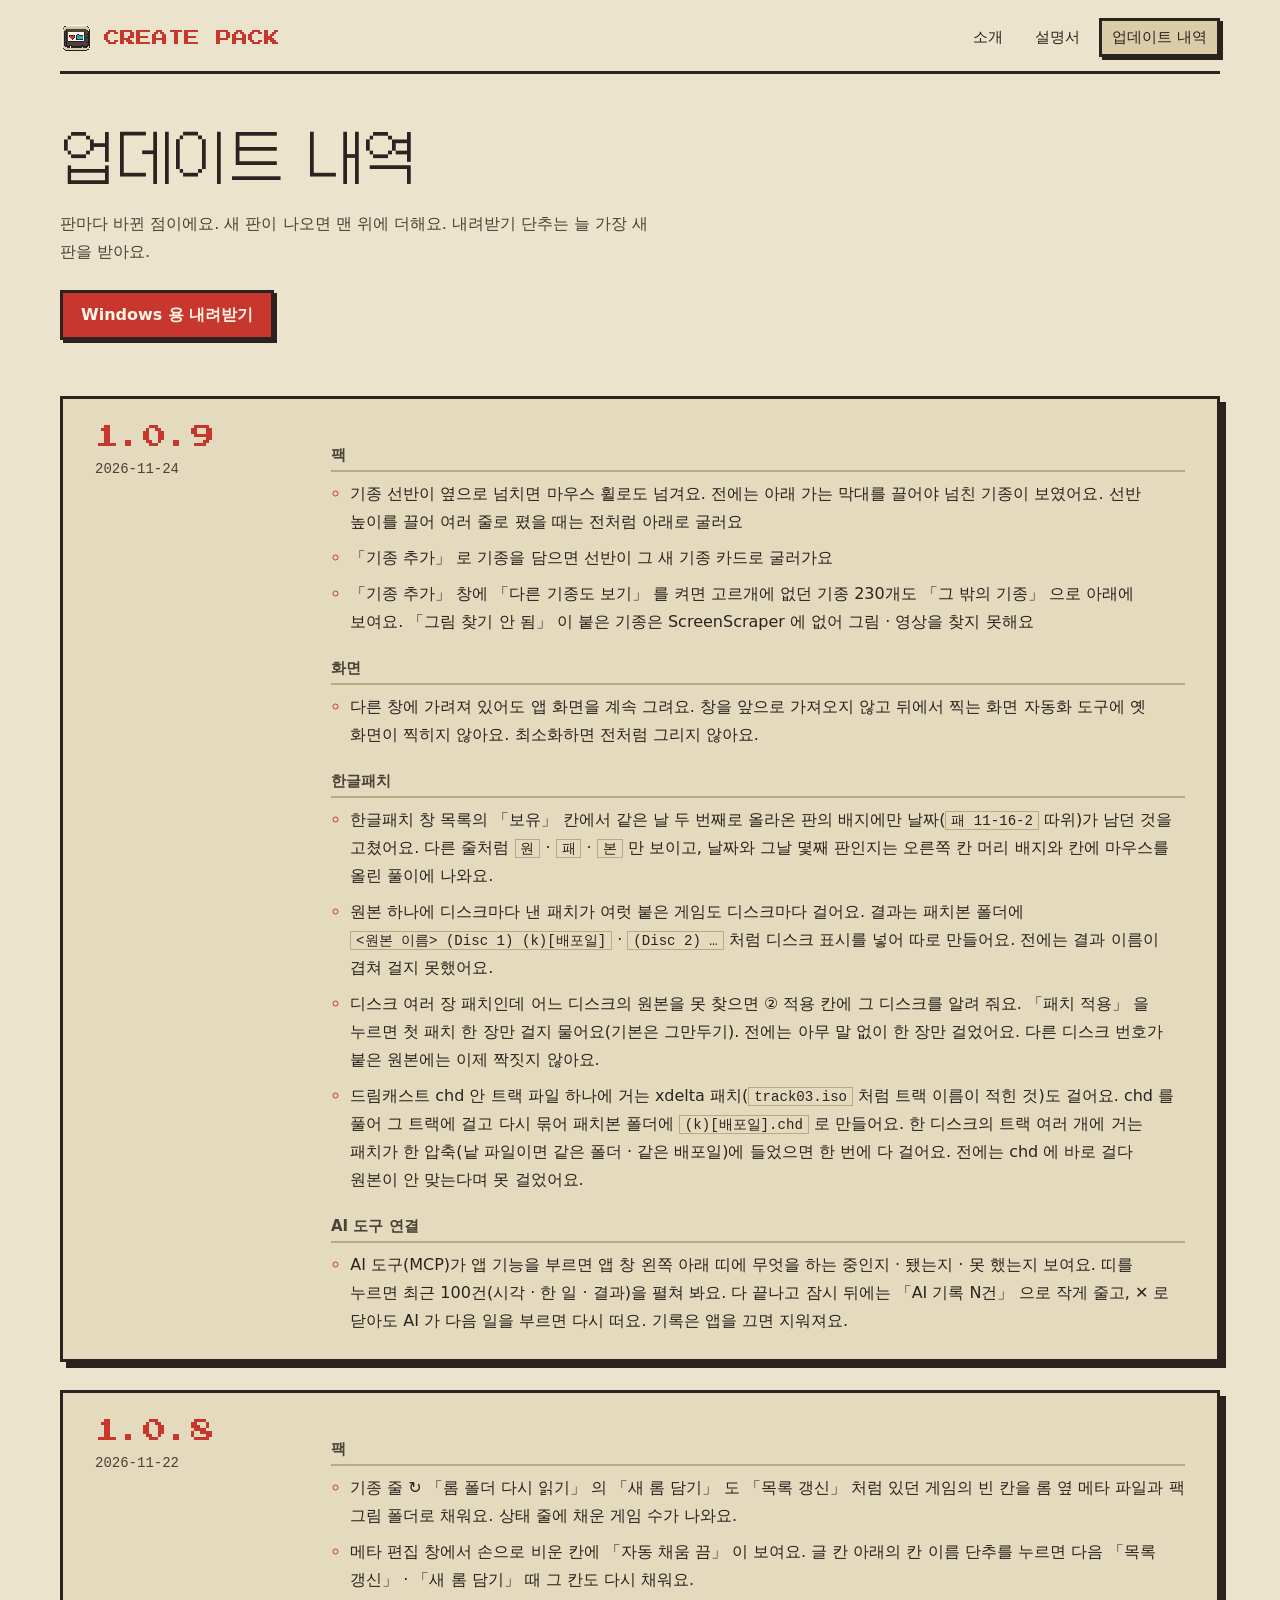
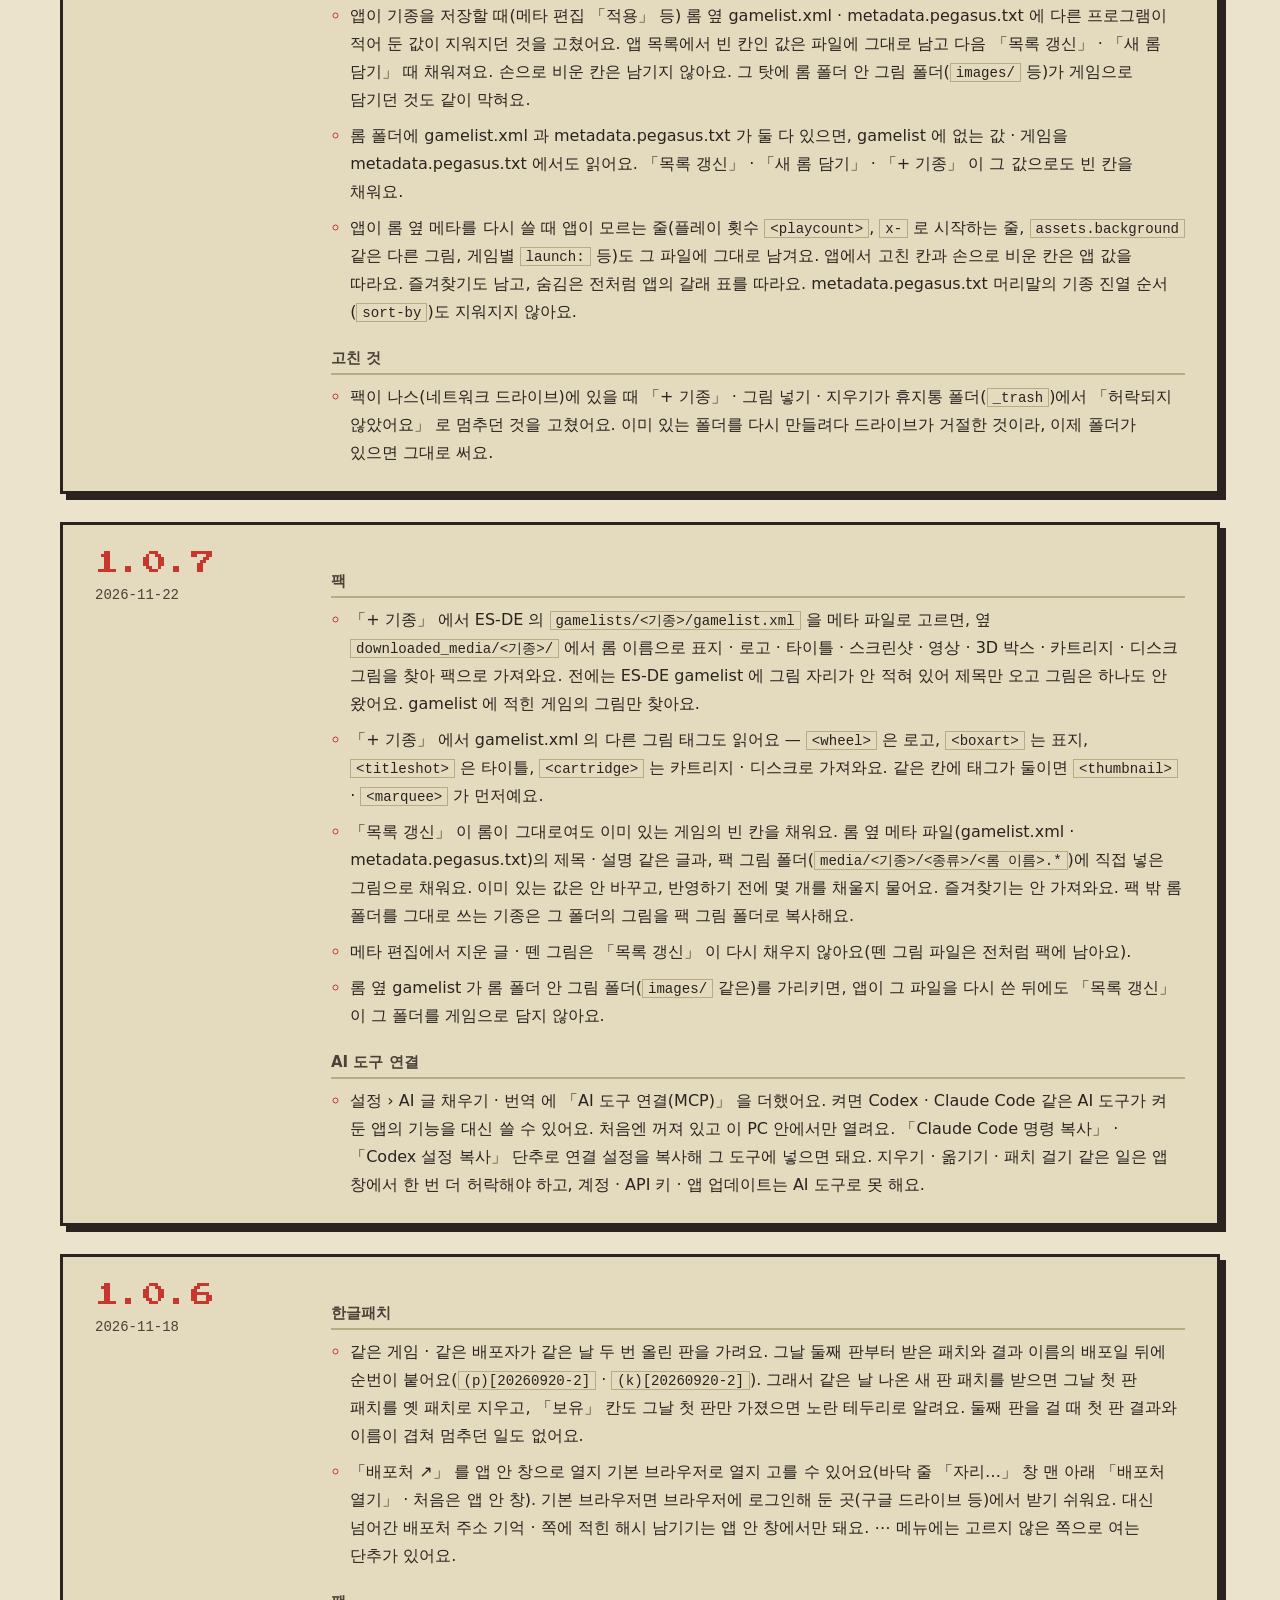
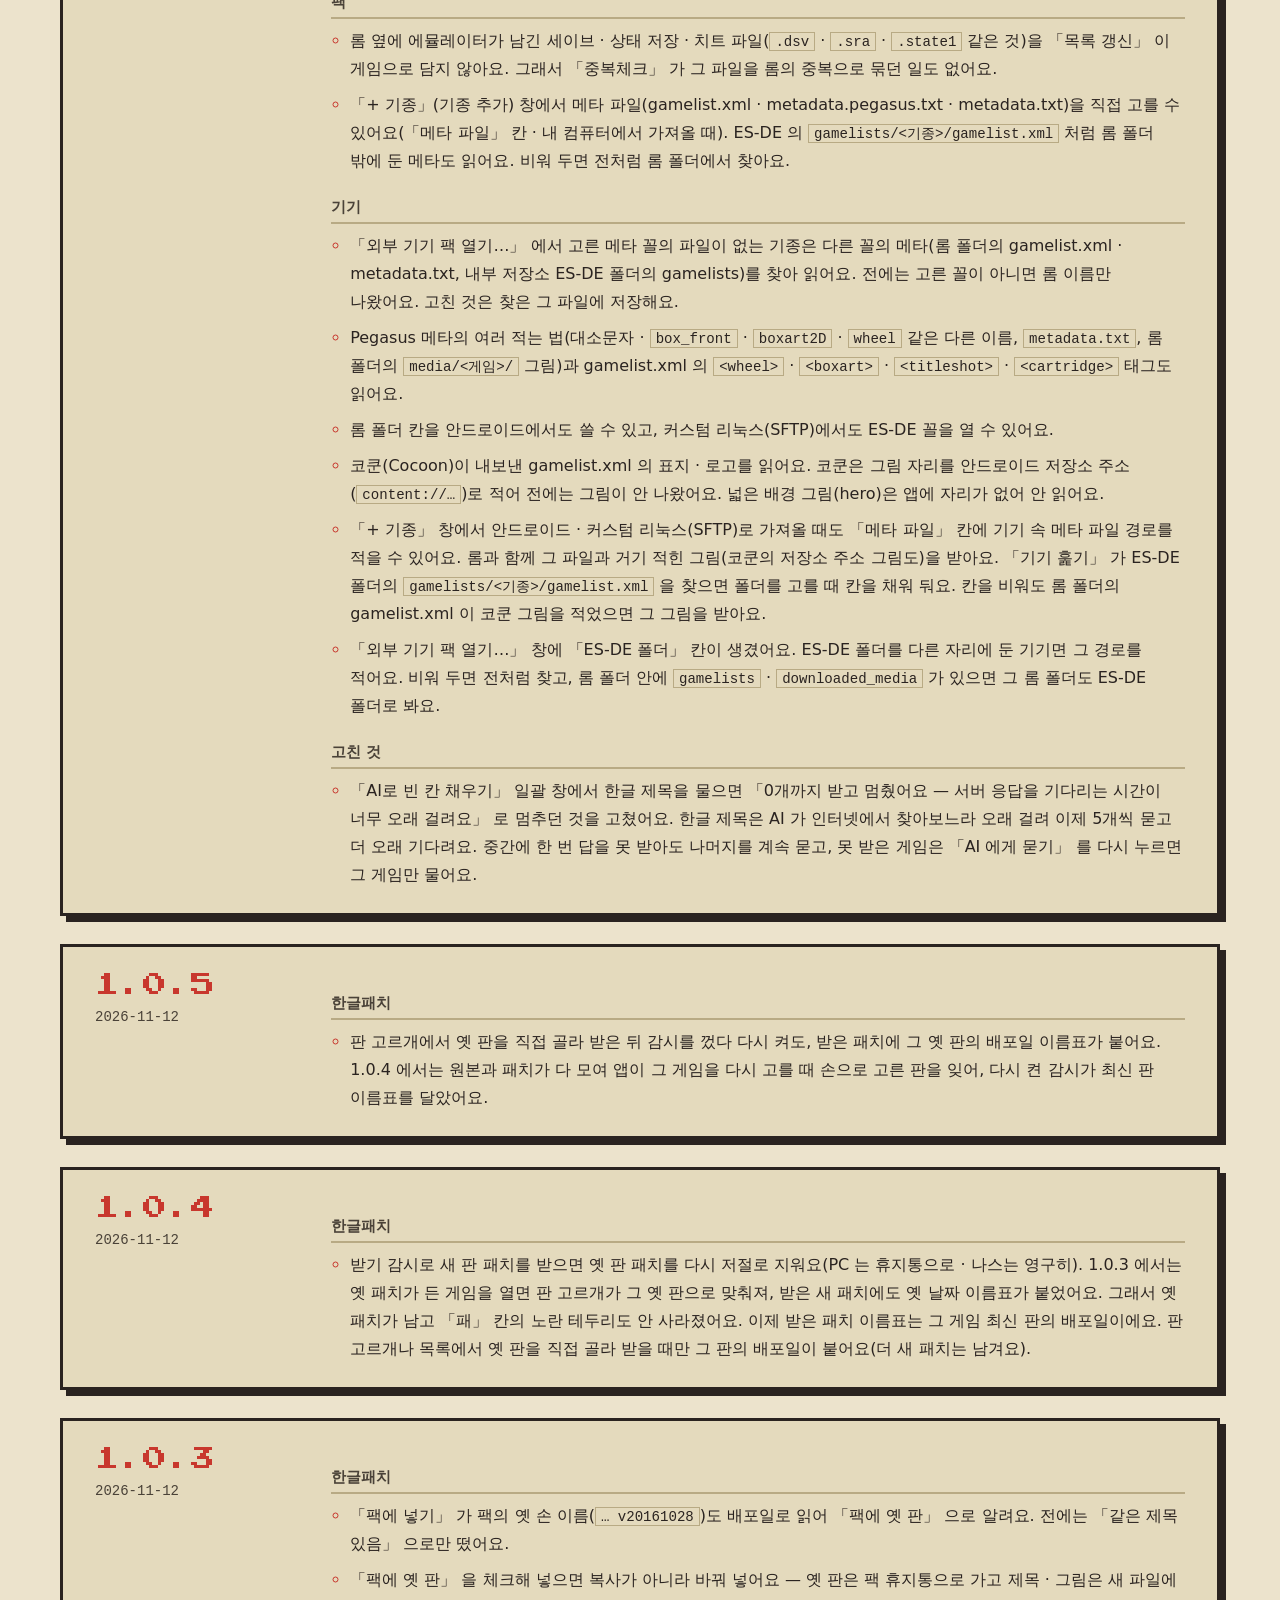
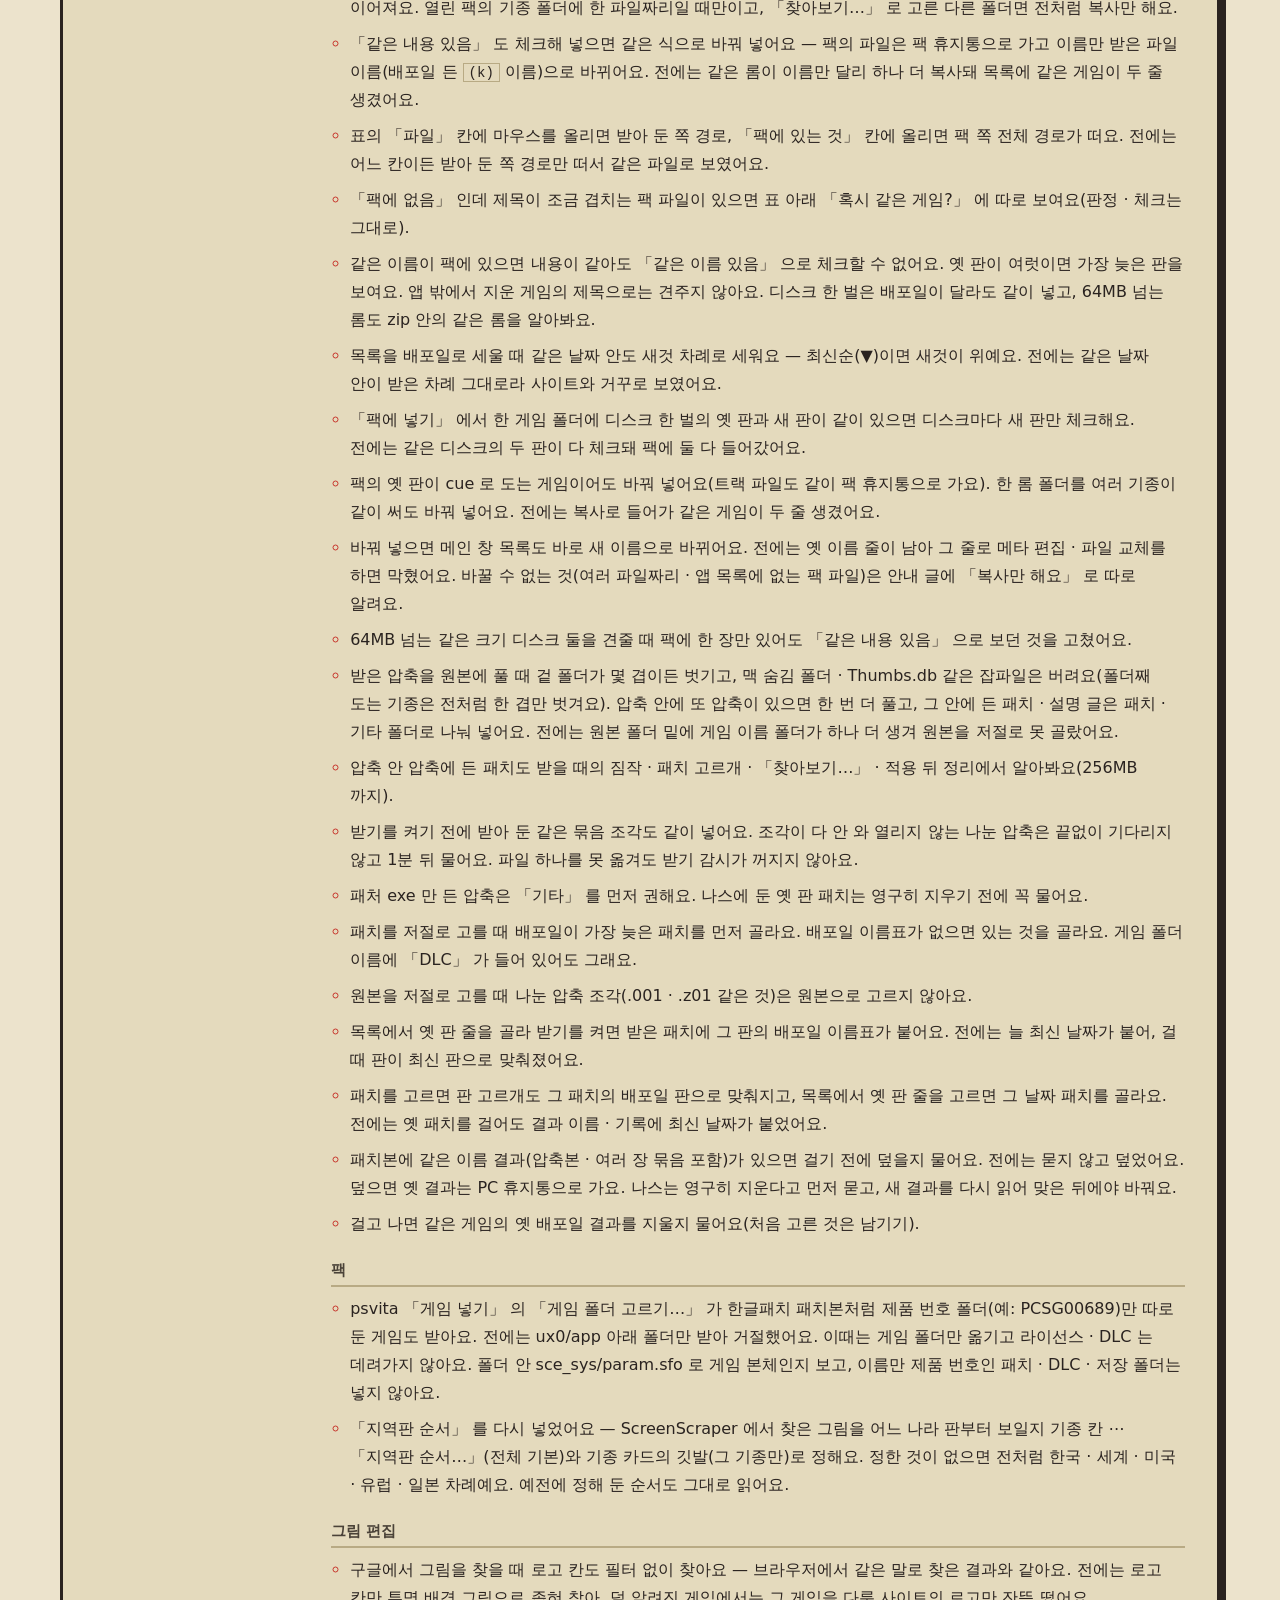
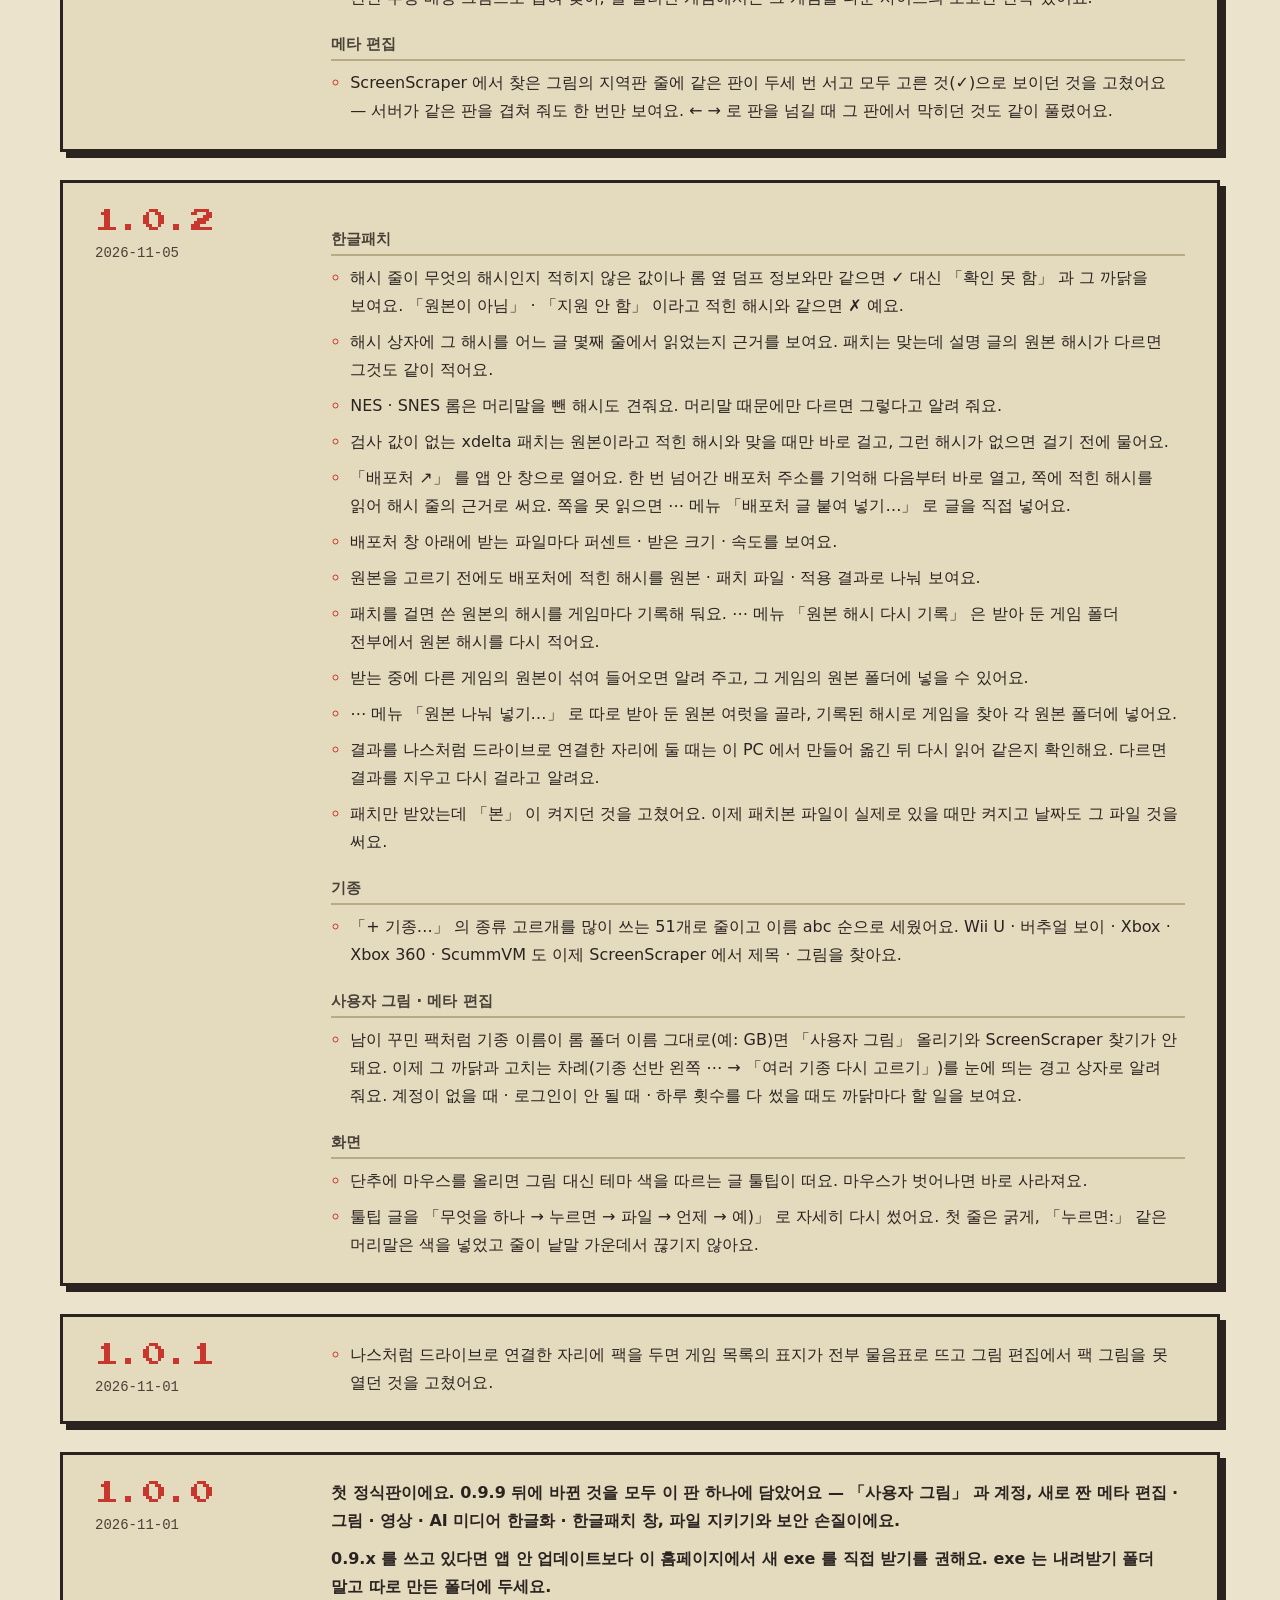
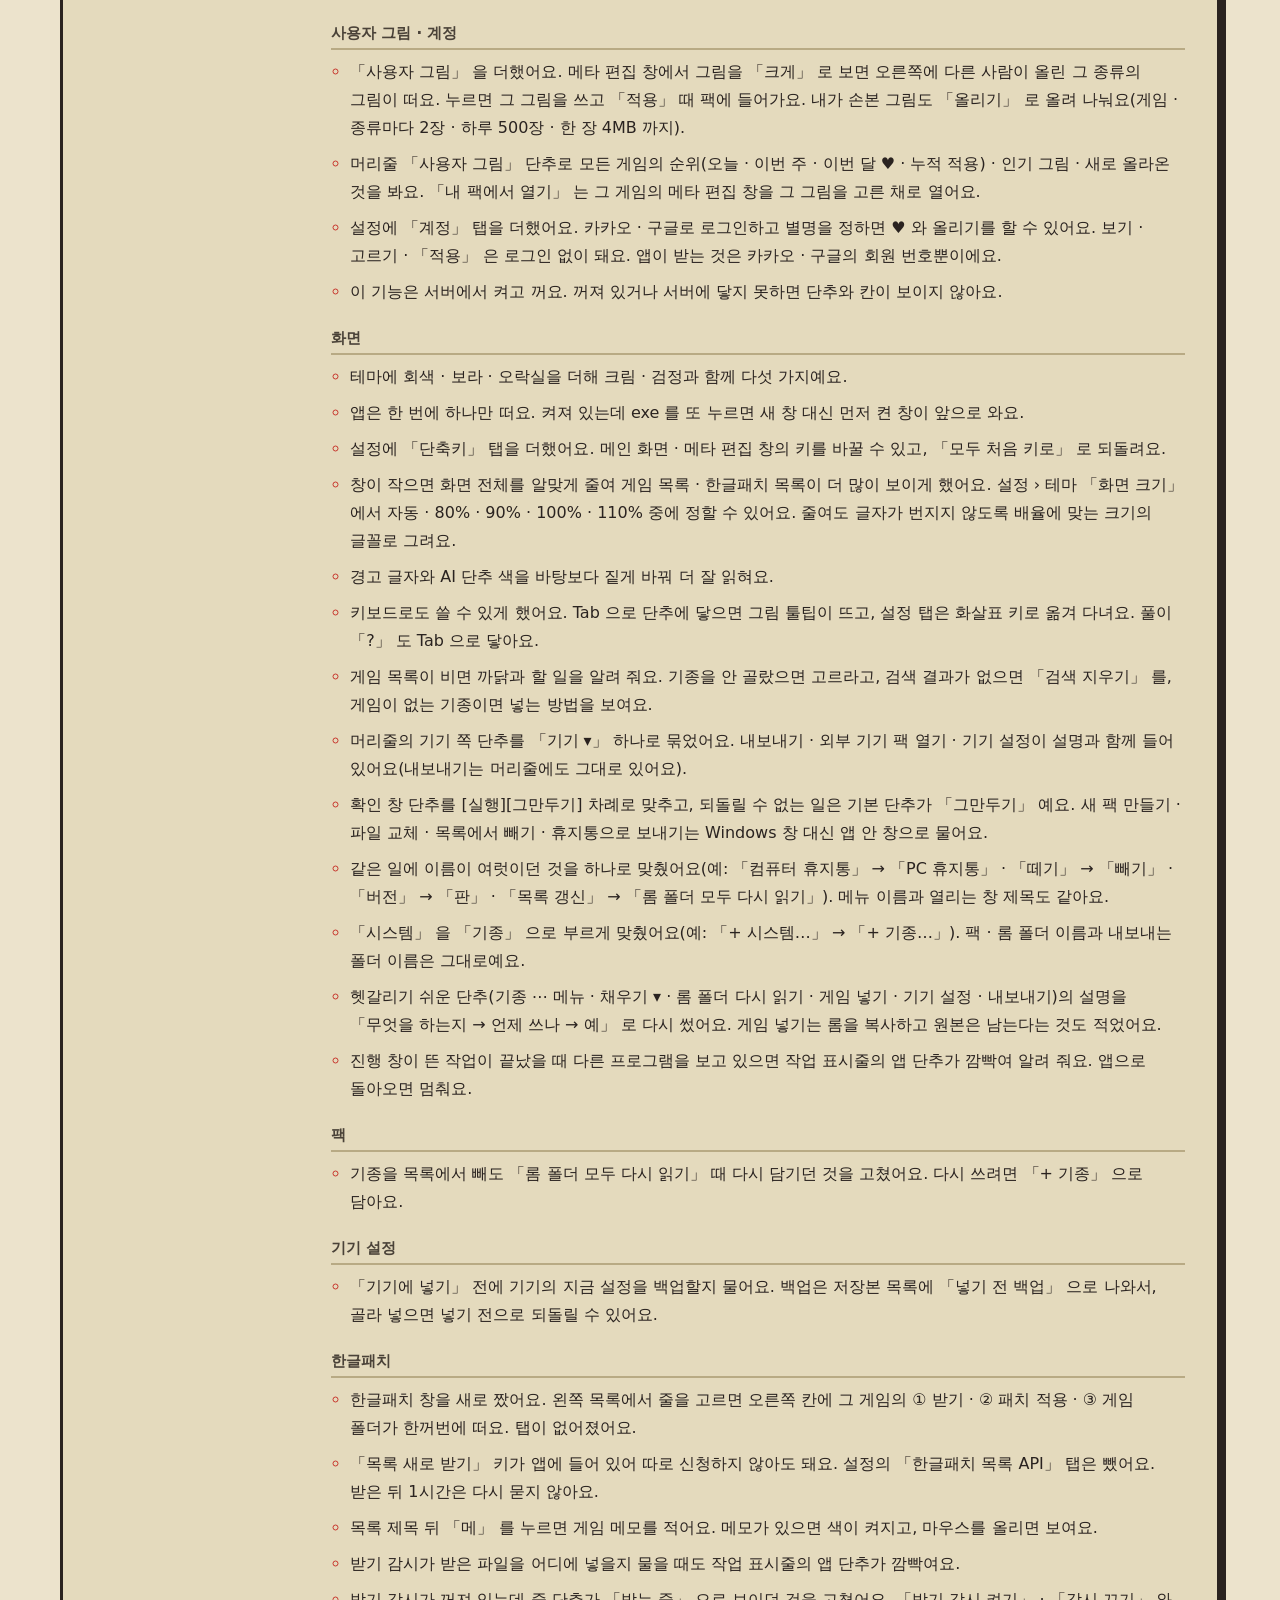
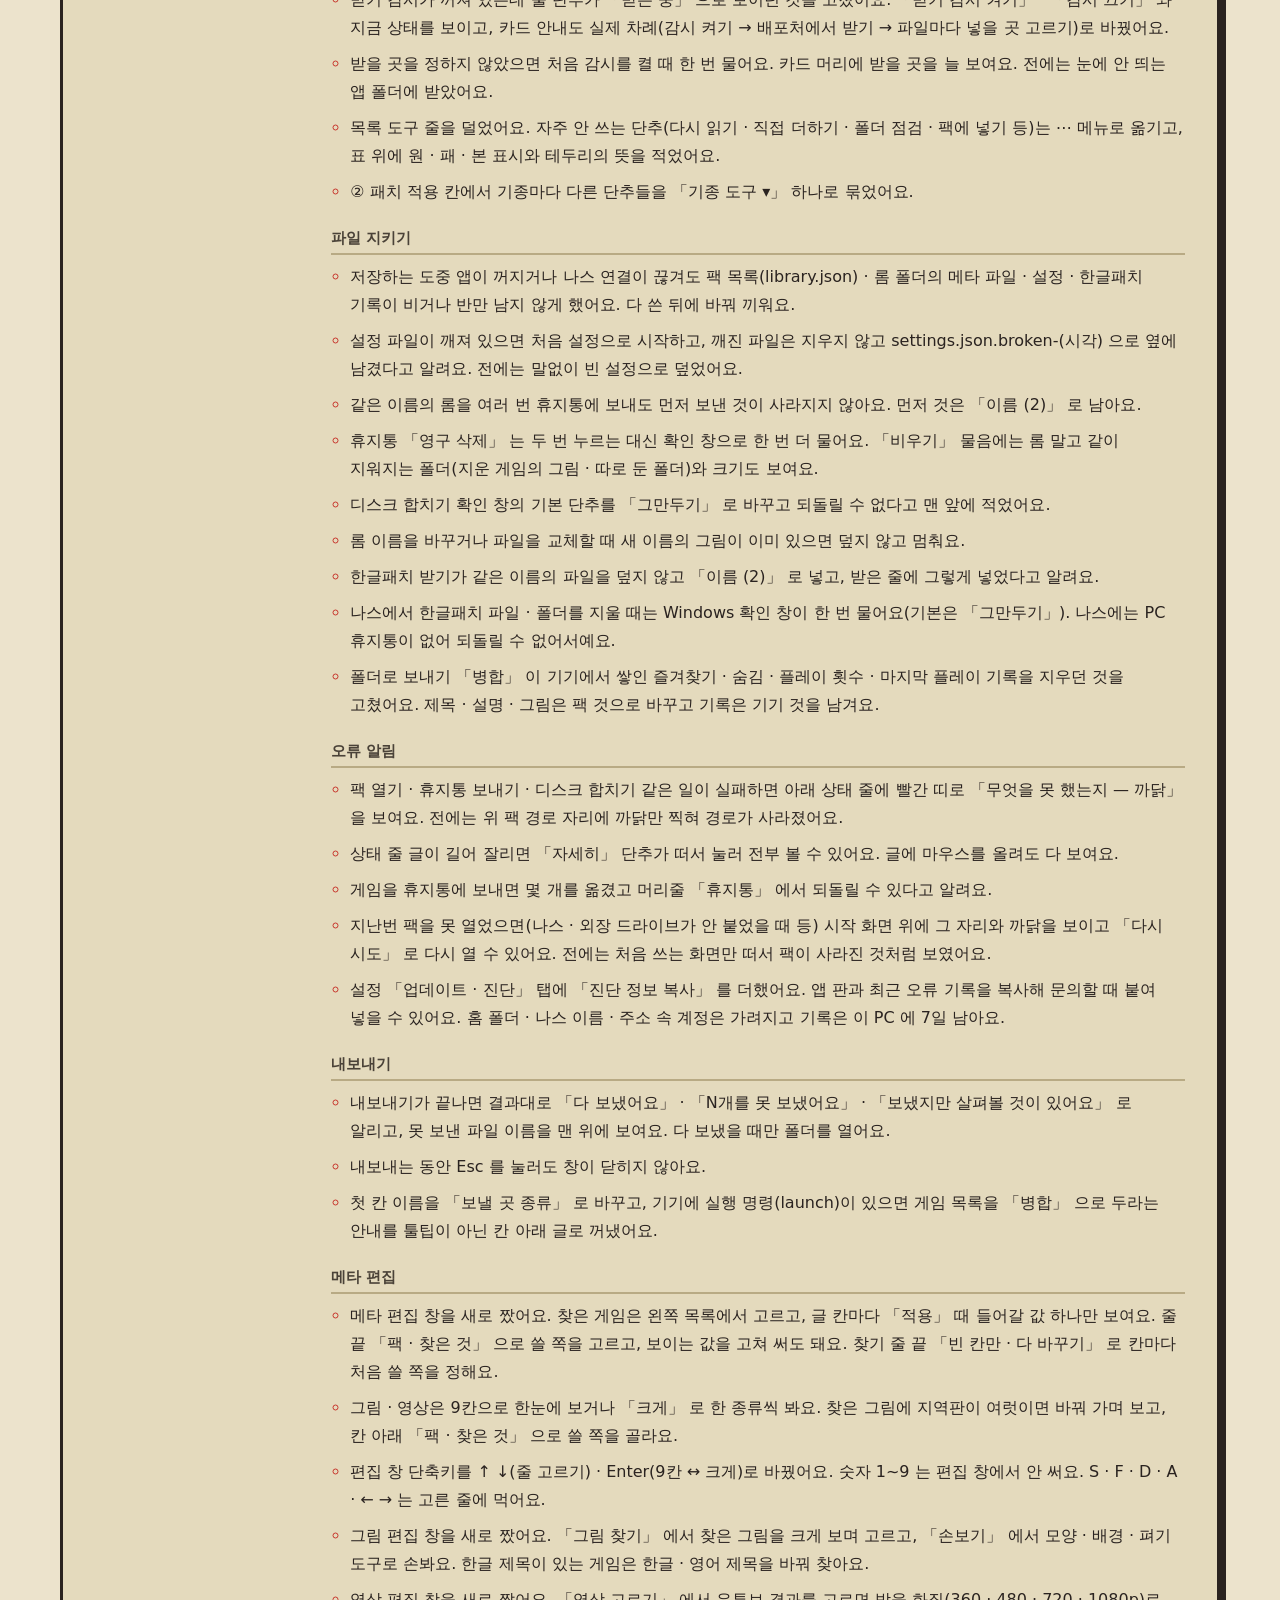
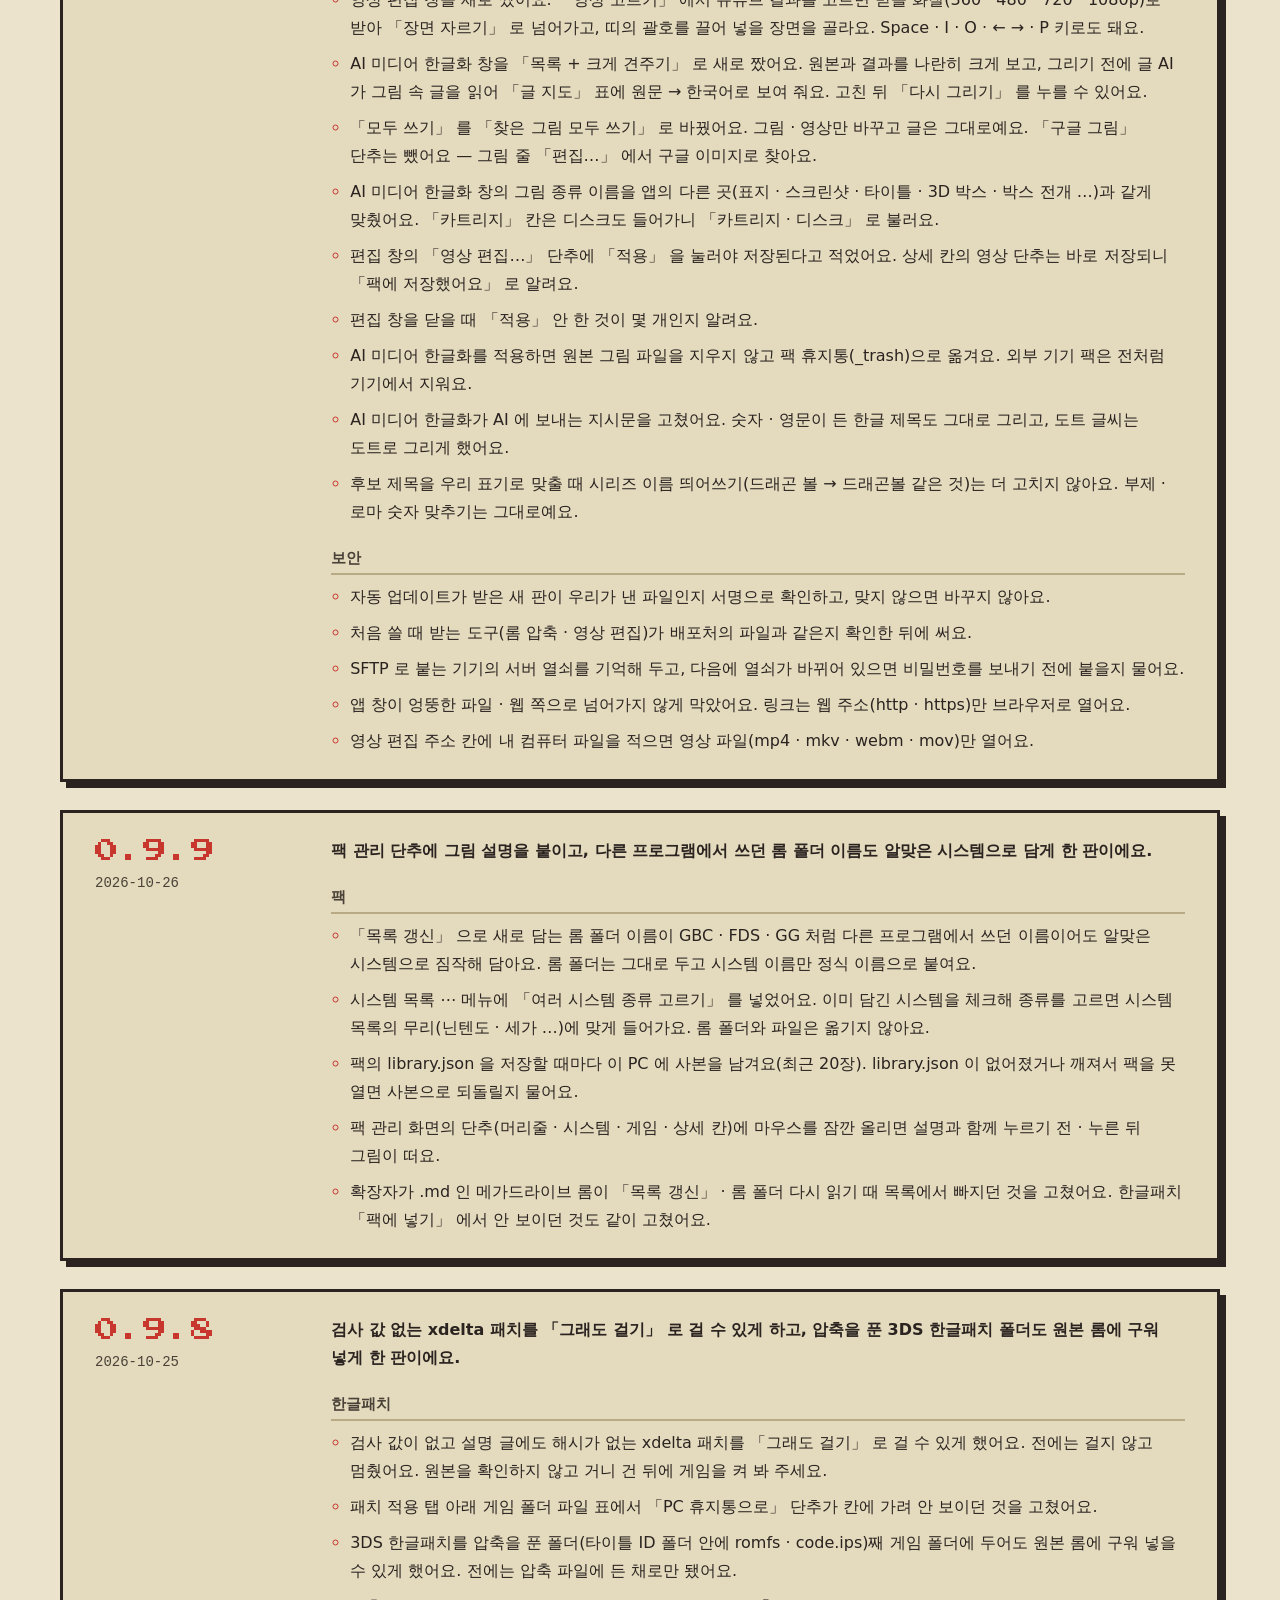
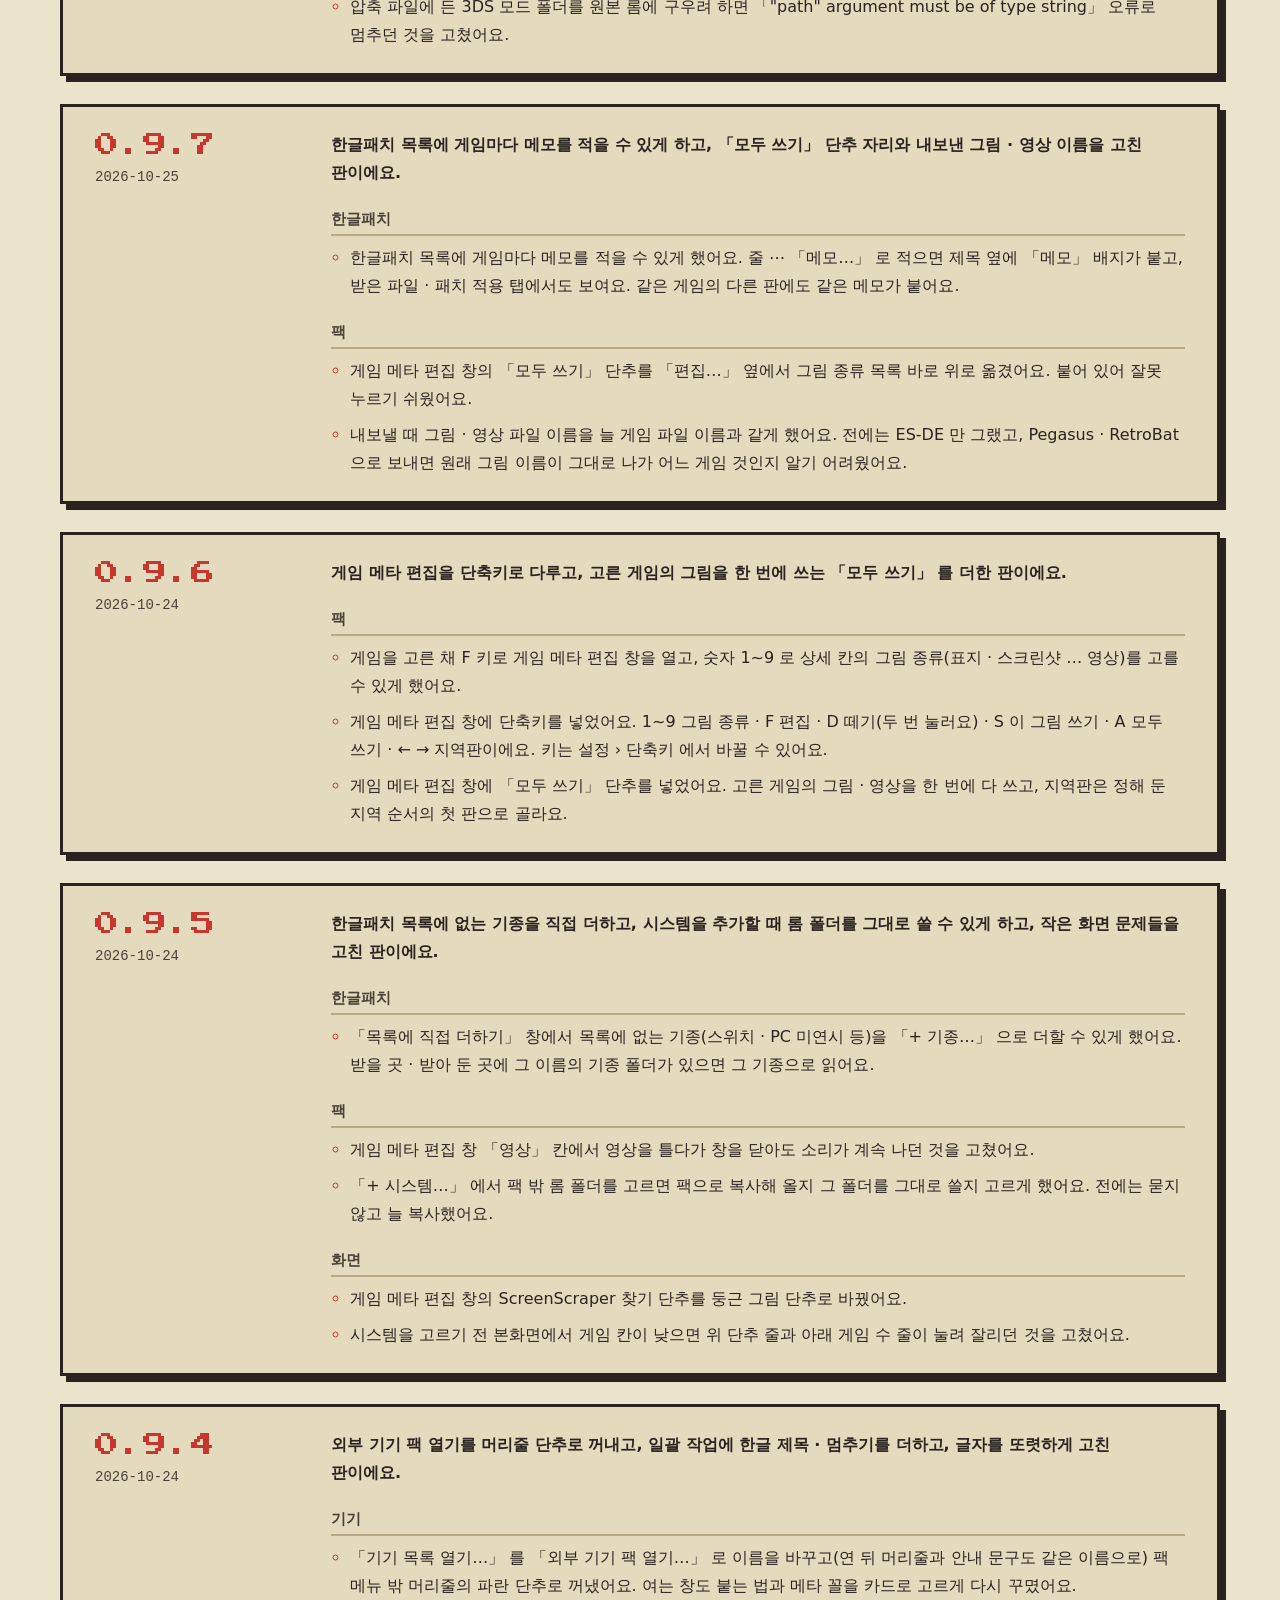
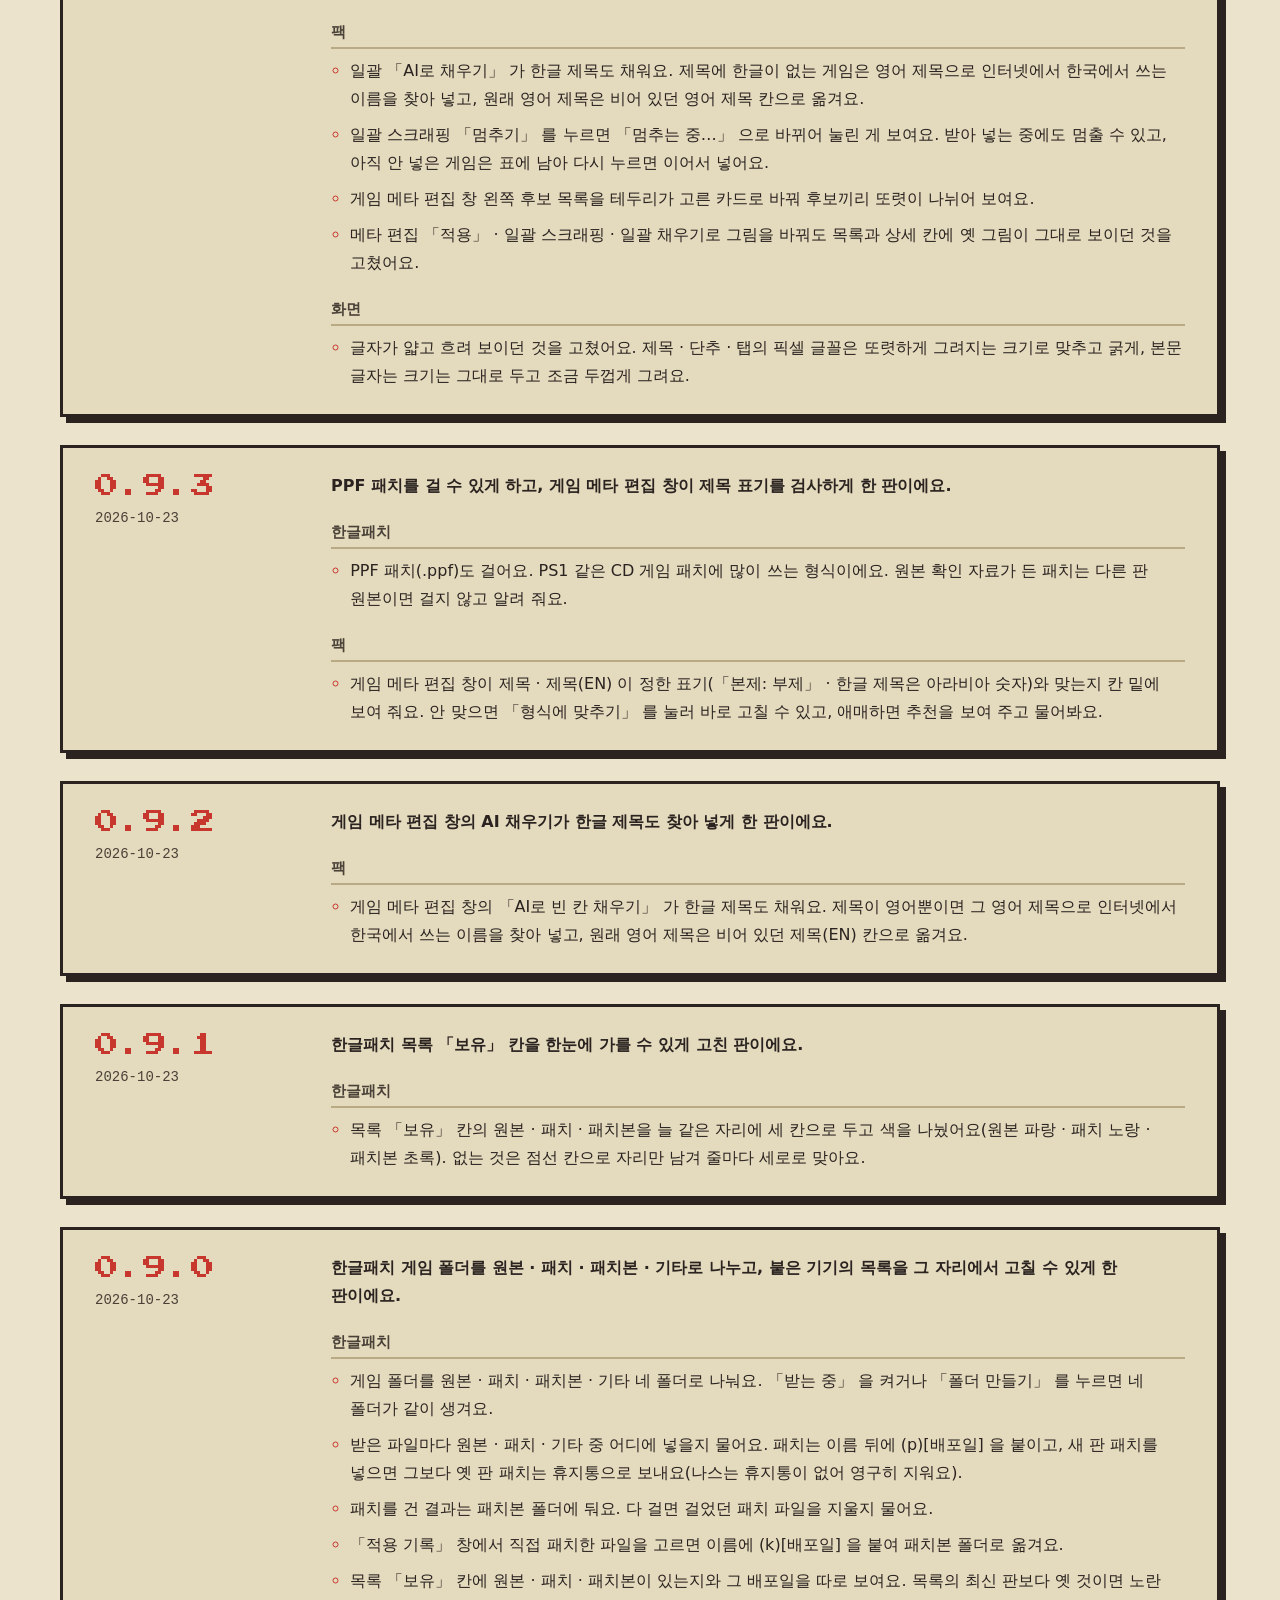
<file: updates.html>
<!doctype html>
<html lang="ko">
<head>
<meta charset="utf-8">
<meta name="viewport" content="width=device-width, initial-scale=1, viewport-fit=cover">
<title>업데이트 내역 · Create Pack</title>
<meta name="description" content="Create Pack 판마다 바뀐 점이에요.">
<link rel="icon" href="assets/icon.png">
<link rel="stylesheet" href="assets/site.css">
<style>
/* 색 · 글꼴 · 머리 띠 · 단추는 assets/site.css(소개 · 설명서와 같다). */
.head{padding-block:56px 8px}
.head p{color:var(--dim);max-width:60ch;margin:16px 0 24px}

/* 판 하나 = 카드 하나. 왼쪽에 판 번호와 날짜, 오른쪽에 바뀐 점. 새 판은 맨 위에 더한다. */
.log{list-style:none;margin:48px 0 0;padding:0;display:grid;gap:28px}
.rel{display:grid;grid-template-columns:minmax(0,200px) minmax(0,1fr);gap:8px 36px;padding:24px clamp(18px,3vw,32px);background:var(--panel2);border:3px solid var(--ink);box-shadow:var(--shadow-lg)}
.rel h2{font:24px/1.2 var(--font-logo);color:var(--accent);margin:0}
.rel .when{margin:10px 0 0;color:var(--dim);font:14px var(--font-mono)}
.rel .tag{display:inline-block;margin-top:10px;font-size:13px;font-weight:700;color:var(--on-accent);background:var(--accent);border:2px solid var(--ink);padding:1px 8px}
.rel .tag.soon{background:transparent;color:var(--dim);border-color:var(--line)}
.rel .intro{margin:0 0 10px;font-weight:700}
.rel ul{margin:0;padding-left:1.2em;display:grid;gap:8px}
.rel li::marker{color:var(--accent)}
.rel h3{font-size:15px;color:var(--dim);margin:22px 0 8px;border-bottom:2px solid var(--line);padding-bottom:4px}

@media (max-width:700px){
  .rel{grid-template-columns:minmax(0,1fr)}
}
@media (max-width:400px){
  .rel h2{font-size:16px}
}
</style>
</head>
<body>
<div class="wrap">
<header class="top">
  <a class="logo" href="./"><img src="assets/icon.png" alt="" width="32" height="32">CREATE PACK</a>
  <nav aria-label="바로 가기"><a href="./">소개</a><a href="manual.html">설명서</a><a href="updates.html" aria-current="page">업데이트 내역</a></nav>
</header>

<main>
<section class="head">
  <h1>업데이트 내역</h1>
  <p>판마다 바뀐 점이에요. 새 판이 나오면 맨 위에 더해요. 내려받기 단추는 늘 가장 새 판을 받아요.</p>
  <a class="btn primary" href="https://github.com/Leedius/Leedius.github.io/releases/latest/download/CreatePack.exe">Windows 용 내려받기</a>
</section>

<!-- 판을 낼 때 맨 위에 <li class="rel" id="v<판>"> 하나를 더한다. 항목은 해요체 한 줄. -->
<ol class="log">
  <li class="rel" id="v1.0.9">
    <div>
      <h2>1.0.9</h2>
      <p class="when"><time datetime="2026-11-24">2026-11-24</time></p>
    </div>
    <div>
      <h3>팩</h3>
      <ul>
        <li>기종 선반이 옆으로 넘치면 마우스 휠로도 넘겨요. 전에는 아래 가는 막대를 끌어야 넘친 기종이 보였어요. 선반 높이를 끌어 여러 줄로 폈을 때는 전처럼 아래로 굴러요</li>
        <li>「기종 추가」 로 기종을 담으면 선반이 그 새 기종 카드로 굴러가요</li>
        <li>「기종 추가」 창에 「다른 기종도 보기」 를 켜면 고르개에 없던 기종 230개도 「그 밖의 기종」 으로 아래에 보여요. 「그림 찾기 안 됨」 이 붙은 기종은 ScreenScraper 에 없어 그림 · 영상을 찾지 못해요</li>
      </ul>
      <h3>화면</h3>
      <ul>
        <li>다른 창에 가려져 있어도 앱 화면을 계속 그려요. 창을 앞으로 가져오지 않고 뒤에서 찍는 화면 자동화 도구에 옛 화면이 찍히지 않아요. 최소화하면 전처럼 그리지 않아요.</li>
      </ul>
      <h3>한글패치</h3>
      <ul>
        <li>한글패치 창 목록의 「보유」 칸에서 같은 날 두 번째로 올라온 판의 배지에만 날짜(<code>패 11-16-2</code> 따위)가 남던 것을 고쳤어요. 다른 줄처럼 <code>원</code> · <code>패</code> · <code>본</code> 만 보이고, 날짜와 그날 몇째 판인지는 오른쪽 칸 머리 배지와 칸에 마우스를 올린 풀이에 나와요.</li>
        <li>원본 하나에 디스크마다 낸 패치가 여럿 붙은 게임도 디스크마다 걸어요. 결과는 패치본 폴더에 <code>&lt;원본 이름&gt; (Disc 1) (k)[배포일]</code> · <code>(Disc 2) …</code> 처럼 디스크 표시를 넣어 따로 만들어요. 전에는 결과 이름이 겹쳐 걸지 못했어요.</li>
        <li>디스크 여러 장 패치인데 어느 디스크의 원본을 못 찾으면 ② 적용 칸에 그 디스크를 알려 줘요. 「패치 적용」 을 누르면 첫 패치 한 장만 걸지 물어요(기본은 그만두기). 전에는 아무 말 없이 한 장만 걸었어요. 다른 디스크 번호가 붙은 원본에는 이제 짝짓지 않아요.</li>
        <li>드림캐스트 chd 안 트랙 파일 하나에 거는 xdelta 패치(<code>track03.iso</code> 처럼 트랙 이름이 적힌 것)도 걸어요. chd 를 풀어 그 트랙에 걸고 다시 묶어 패치본 폴더에 <code>(k)[배포일].chd</code> 로 만들어요. 한 디스크의 트랙 여러 개에 거는 패치가 한 압축(낱 파일이면 같은 폴더 · 같은 배포일)에 들었으면 한 번에 다 걸어요. 전에는 chd 에 바로 걸다 원본이 안 맞는다며 못 걸었어요.</li>
      </ul>
      <h3>AI 도구 연결</h3>
      <ul>
        <li>AI 도구(MCP)가 앱 기능을 부르면 앱 창 왼쪽 아래 띠에 무엇을 하는 중인지 · 됐는지 · 못 했는지 보여요. 띠를 누르면 최근 100건(시각 · 한 일 · 결과)을 펼쳐 봐요. 다 끝나고 잠시 뒤에는 「AI 기록 N건」 으로 작게 줄고, ✕ 로 닫아도 AI 가 다음 일을 부르면 다시 떠요. 기록은 앱을 끄면 지워져요.</li>
      </ul>
    </div>
  </li>
  <li class="rel" id="v1.0.8">
    <div>
      <h2>1.0.8</h2>
      <p class="when"><time datetime="2026-11-22">2026-11-22</time></p>
    </div>
    <div>
      <h3>팩</h3>
      <ul>
        <li>기종 줄 ↻ 「롬 폴더 다시 읽기」 의 「새 롬 담기」 도 「목록 갱신」 처럼 있던 게임의 빈 칸을 롬 옆 메타 파일과 팩 그림 폴더로 채워요. 상태 줄에 채운 게임 수가 나와요.</li>
        <li>메타 편집 창에서 손으로 비운 칸에 「자동 채움 끔」 이 보여요. 글 칸 아래의 칸 이름 단추를 누르면 다음 「목록 갱신」 · 「새 롬 담기」 때 그 칸도 다시 채워요.</li>
        <li>앱이 기종을 저장할 때(메타 편집 「적용」 등) 롬 옆 gamelist.xml · metadata.pegasus.txt 에 다른 프로그램이 적어 둔 값이 지워지던 것을 고쳤어요. 앱 목록에서 빈 칸인 값은 파일에 그대로 남고 다음 「목록 갱신」 · 「새 롬 담기」 때 채워져요. 손으로 비운 칸은 남기지 않아요. 그 탓에 롬 폴더 안 그림 폴더(<code>images/</code> 등)가 게임으로 담기던 것도 같이 막혀요.</li>
        <li>롬 폴더에 gamelist.xml 과 metadata.pegasus.txt 가 둘 다 있으면, gamelist 에 없는 값 · 게임을 metadata.pegasus.txt 에서도 읽어요. 「목록 갱신」 · 「새 롬 담기」 · 「+ 기종」 이 그 값으로도 빈 칸을 채워요.</li>
        <li>앱이 롬 옆 메타를 다시 쓸 때 앱이 모르는 줄(플레이 횟수 <code>&lt;playcount&gt;</code>, <code>x-</code> 로 시작하는 줄, <code>assets.background</code> 같은 다른 그림, 게임별 <code>launch:</code> 등)도 그 파일에 그대로 남겨요. 앱에서 고친 칸과 손으로 비운 칸은 앱 값을 따라요. 즐겨찾기도 남고, 숨김은 전처럼 앱의 갈래 표를 따라요. metadata.pegasus.txt 머리말의 기종 진열 순서(<code>sort-by</code>)도 지워지지 않아요.</li>
      </ul>
      <h3>고친 것</h3>
      <ul>
        <li>팩이 나스(네트워크 드라이브)에 있을 때 「+ 기종」 · 그림 넣기 · 지우기가 휴지통 폴더(<code>_trash</code>)에서 「허락되지 않았어요」 로 멈추던 것을 고쳤어요. 이미 있는 폴더를 다시 만들려다 드라이브가 거절한 것이라, 이제 폴더가 있으면 그대로 써요.</li>
      </ul>
    </div>
  </li>
  <li class="rel" id="v1.0.7">
    <div>
      <h2>1.0.7</h2>
      <p class="when"><time datetime="2026-11-22">2026-11-22</time></p>
    </div>
    <div>
      <h3>팩</h3>
      <ul>
        <li>「+ 기종」 에서 ES-DE 의 <code>gamelists/&lt;기종&gt;/gamelist.xml</code> 을 메타 파일로 고르면, 옆 <code>downloaded_media/&lt;기종&gt;/</code> 에서 롬 이름으로 표지 · 로고 · 타이틀 · 스크린샷 · 영상 · 3D 박스 · 카트리지 · 디스크 그림을 찾아 팩으로 가져와요. 전에는 ES-DE gamelist 에 그림 자리가 안 적혀 있어 제목만 오고 그림은 하나도 안 왔어요. gamelist 에 적힌 게임의 그림만 찾아요.</li>
        <li>「+ 기종」 에서 gamelist.xml 의 다른 그림 태그도 읽어요 — <code>&lt;wheel&gt;</code> 은 로고, <code>&lt;boxart&gt;</code> 는 표지, <code>&lt;titleshot&gt;</code> 은 타이틀, <code>&lt;cartridge&gt;</code> 는 카트리지 · 디스크로 가져와요. 같은 칸에 태그가 둘이면 <code>&lt;thumbnail&gt;</code> · <code>&lt;marquee&gt;</code> 가 먼저예요.</li>
        <li>「목록 갱신」 이 롬이 그대로여도 이미 있는 게임의 빈 칸을 채워요. 롬 옆 메타 파일(gamelist.xml · metadata.pegasus.txt)의 제목 · 설명 같은 글과, 팩 그림 폴더(<code>media/&lt;기종&gt;/&lt;종류&gt;/&lt;롬 이름&gt;.*</code>)에 직접 넣은 그림으로 채워요. 이미 있는 값은 안 바꾸고, 반영하기 전에 몇 개를 채울지 물어요. 즐겨찾기는 안 가져와요. 팩 밖 롬 폴더를 그대로 쓰는 기종은 그 폴더의 그림을 팩 그림 폴더로 복사해요.</li>
        <li>메타 편집에서 지운 글 · 뗀 그림은 「목록 갱신」 이 다시 채우지 않아요(뗀 그림 파일은 전처럼 팩에 남아요).</li>
        <li>롬 옆 gamelist 가 롬 폴더 안 그림 폴더(<code>images/</code> 같은)를 가리키면, 앱이 그 파일을 다시 쓴 뒤에도 「목록 갱신」 이 그 폴더를 게임으로 담지 않아요.</li>
      </ul>
      <h3>AI 도구 연결</h3>
      <ul>
        <li>설정 › AI 글 채우기 · 번역 에 「AI 도구 연결(MCP)」 을 더했어요. 켜면 Codex · Claude Code 같은 AI 도구가 켜 둔 앱의 기능을 대신 쓸 수 있어요. 처음엔 꺼져 있고 이 PC 안에서만 열려요. 「Claude Code 명령 복사」 · 「Codex 설정 복사」 단추로 연결 설정을 복사해 그 도구에 넣으면 돼요. 지우기 · 옮기기 · 패치 걸기 같은 일은 앱 창에서 한 번 더 허락해야 하고, 계정 · API 키 · 앱 업데이트는 AI 도구로 못 해요.</li>
      </ul>
    </div>
  </li>
  <li class="rel" id="v1.0.6">
    <div>
      <h2>1.0.6</h2>
      <p class="when"><time datetime="2026-11-18">2026-11-18</time></p>
    </div>
    <div>
      <h3>한글패치</h3>
      <ul>
        <li>같은 게임 · 같은 배포자가 같은 날 두 번 올린 판을 가려요. 그날 둘째 판부터 받은 패치와 결과 이름의 배포일 뒤에 순번이 붙어요(<code>(p)[20260920-2]</code> · <code>(k)[20260920-2]</code>). 그래서 같은 날 나온 새 판 패치를 받으면 그날 첫 판 패치를 옛 패치로 지우고, 「보유」 칸도 그날 첫 판만 가졌으면 노란 테두리로 알려요. 둘째 판을 걸 때 첫 판 결과와 이름이 겹쳐 멈추던 일도 없어요.</li>
        <li>「배포처 ↗」 를 앱 안 창으로 열지 기본 브라우저로 열지 고를 수 있어요(바닥 줄 「자리…」 창 맨 아래 「배포처 열기」 · 처음은 앱 안 창). 기본 브라우저면 브라우저에 로그인해 둔 곳(구글 드라이브 등)에서 받기 쉬워요. 대신 넘어간 배포처 주소 기억 · 쪽에 적힌 해시 남기기는 앱 안 창에서만 돼요. ⋯ 메뉴에는 고르지 않은 쪽으로 여는 단추가 있어요.</li>
      </ul>
      <h3>팩</h3>
      <ul>
        <li>롬 옆에 에뮬레이터가 남긴 세이브 · 상태 저장 · 치트 파일(<code>.dsv</code> · <code>.sra</code> · <code>.state1</code> 같은 것)을 「목록 갱신」 이 게임으로 담지 않아요. 그래서 「중복체크」 가 그 파일을 롬의 중복으로 묶던 일도 없어요.</li>
        <li>「+ 기종」(기종 추가) 창에서 메타 파일(gamelist.xml · metadata.pegasus.txt · metadata.txt)을 직접 고를 수 있어요(「메타 파일」 칸 · 내 컴퓨터에서 가져올 때). ES-DE 의 <code>gamelists/&lt;기종&gt;/gamelist.xml</code> 처럼 롬 폴더 밖에 둔 메타도 읽어요. 비워 두면 전처럼 롬 폴더에서 찾아요.</li>
      </ul>
      <h3>기기</h3>
      <ul>
        <li>「외부 기기 팩 열기…」 에서 고른 메타 꼴의 파일이 없는 기종은 다른 꼴의 메타(롬 폴더의 gamelist.xml · metadata.txt, 내부 저장소 ES-DE 폴더의 gamelists)를 찾아 읽어요. 전에는 고른 꼴이 아니면 롬 이름만 나왔어요. 고친 것은 찾은 그 파일에 저장해요.</li>
        <li>Pegasus 메타의 여러 적는 법(대소문자 · <code>box_front</code> · <code>boxart2D</code> · <code>wheel</code> 같은 다른 이름, <code>metadata.txt</code>, 롬 폴더의 <code>media/&lt;게임&gt;/</code> 그림)과 gamelist.xml 의 <code>&lt;wheel&gt;</code> · <code>&lt;boxart&gt;</code> · <code>&lt;titleshot&gt;</code> · <code>&lt;cartridge&gt;</code> 태그도 읽어요.</li>
        <li>롬 폴더 칸을 안드로이드에서도 쓸 수 있고, 커스텀 리눅스(SFTP)에서도 ES-DE 꼴을 열 수 있어요.</li>
        <li>코쿤(Cocoon)이 내보낸 gamelist.xml 의 표지 · 로고를 읽어요. 코쿤은 그림 자리를 안드로이드 저장소 주소(<code>content://…</code>)로 적어 전에는 그림이 안 나왔어요. 넓은 배경 그림(hero)은 앱에 자리가 없어 안 읽어요.</li>
        <li>「+ 기종」 창에서 안드로이드 · 커스텀 리눅스(SFTP)로 가져올 때도 「메타 파일」 칸에 기기 속 메타 파일 경로를 적을 수 있어요. 롬과 함께 그 파일과 거기 적힌 그림(코쿤의 저장소 주소 그림도)을 받아요. 「기기 훑기」 가 ES-DE 폴더의 <code>gamelists/&lt;기종&gt;/gamelist.xml</code> 을 찾으면 폴더를 고를 때 칸을 채워 둬요. 칸을 비워도 롬 폴더의 gamelist.xml 이 코쿤 그림을 적었으면 그 그림을 받아요.</li>
        <li>「외부 기기 팩 열기…」 창에 「ES-DE 폴더」 칸이 생겼어요. ES-DE 폴더를 다른 자리에 둔 기기면 그 경로를 적어요. 비워 두면 전처럼 찾고, 롬 폴더 안에 <code>gamelists</code> · <code>downloaded_media</code> 가 있으면 그 롬 폴더도 ES-DE 폴더로 봐요.</li>
      </ul>
      <h3>고친 것</h3>
      <ul>
        <li>「AI로 빈 칸 채우기」 일괄 창에서 한글 제목을 물으면 「0개까지 받고 멈췄어요 — 서버 응답을 기다리는 시간이 너무 오래 걸려요」 로 멈추던 것을 고쳤어요. 한글 제목은 AI 가 인터넷에서 찾아보느라 오래 걸려 이제 5개씩 묻고 더 오래 기다려요. 중간에 한 번 답을 못 받아도 나머지를 계속 묻고, 못 받은 게임은 「AI 에게 묻기」 를 다시 누르면 그 게임만 물어요.</li>
      </ul>
    </div>
  </li>
  <li class="rel" id="v1.0.5">
    <div>
      <h2>1.0.5</h2>
      <p class="when"><time datetime="2026-11-12">2026-11-12</time></p>
    </div>
    <div>
      <h3>한글패치</h3>
      <ul>
        <li>판 고르개에서 옛 판을 직접 골라 받은 뒤 감시를 껐다 다시 켜도, 받은 패치에 그 옛 판의 배포일 이름표가 붙어요. 1.0.4 에서는 원본과 패치가 다 모여 앱이 그 게임을 다시 고를 때 손으로 고른 판을 잊어, 다시 켠 감시가 최신 판 이름표를 달았어요.</li>
      </ul>
    </div>
  </li>
  <li class="rel" id="v1.0.4">
    <div>
      <h2>1.0.4</h2>
      <p class="when"><time datetime="2026-11-12">2026-11-12</time></p>
    </div>
    <div>
      <h3>한글패치</h3>
      <ul>
        <li>받기 감시로 새 판 패치를 받으면 옛 판 패치를 다시 저절로 지워요(PC 는 휴지통으로 · 나스는 영구히). 1.0.3 에서는 옛 패치가 든 게임을 열면 판 고르개가 그 옛 판으로 맞춰져, 받은 새 패치에도 옛 날짜 이름표가 붙었어요. 그래서 옛 패치가 남고 「패」 칸의 노란 테두리도 안 사라졌어요. 이제 받은 패치 이름표는 그 게임 최신 판의 배포일이에요. 판 고르개나 목록에서 옛 판을 직접 골라 받을 때만 그 판의 배포일이 붙어요(더 새 패치는 남겨요).</li>
      </ul>
    </div>
  </li>
  <li class="rel" id="v1.0.3">
    <div>
      <h2>1.0.3</h2>
      <p class="when"><time datetime="2026-11-12">2026-11-12</time></p>
    </div>
    <div>
      <h3>한글패치</h3>
      <ul>
        <li>「팩에 넣기」 가 팩의 옛 손 이름(<code>… v20161028</code>)도 배포일로 읽어 「팩에 옛 판」 으로 알려요. 전에는 「같은 제목 있음」 으로만 떴어요.</li>
        <li>「팩에 옛 판」 을 체크해 넣으면 복사가 아니라 바꿔 넣어요 — 옛 판은 팩 휴지통으로 가고 제목 · 그림은 새 파일에 이어져요. 열린 팩의 기종 폴더에 한 파일짜리일 때만이고, 「찾아보기…」 로 고른 다른 폴더면 전처럼 복사만 해요.</li>
        <li>「같은 내용 있음」 도 체크해 넣으면 같은 식으로 바꿔 넣어요 — 팩의 파일은 팩 휴지통으로 가고 이름만 받은 파일 이름(배포일 든 <code>(k)</code> 이름)으로 바뀌어요. 전에는 같은 롬이 이름만 달리 하나 더 복사돼 목록에 같은 게임이 두 줄 생겼어요.</li>
        <li>표의 「파일」 칸에 마우스를 올리면 받아 둔 쪽 경로, 「팩에 있는 것」 칸에 올리면 팩 쪽 전체 경로가 떠요. 전에는 어느 칸이든 받아 둔 쪽 경로만 떠서 같은 파일로 보였어요.</li>
        <li>「팩에 없음」 인데 제목이 조금 겹치는 팩 파일이 있으면 표 아래 「혹시 같은 게임?」 에 따로 보여요(판정 · 체크는 그대로).</li>
        <li>같은 이름이 팩에 있으면 내용이 같아도 「같은 이름 있음」 으로 체크할 수 없어요. 옛 판이 여럿이면 가장 늦은 판을 보여요. 앱 밖에서 지운 게임의 제목으로는 견주지 않아요. 디스크 한 벌은 배포일이 달라도 같이 넣고, 64MB 넘는 롬도 zip 안의 같은 롬을 알아봐요.</li>
        <li>목록을 배포일로 세울 때 같은 날짜 안도 새것 차례로 세워요 — 최신순(▼)이면 새것이 위예요. 전에는 같은 날짜 안이 받은 차례 그대로라 사이트와 거꾸로 보였어요.</li>
        <li>「팩에 넣기」 에서 한 게임 폴더에 디스크 한 벌의 옛 판과 새 판이 같이 있으면 디스크마다 새 판만 체크해요. 전에는 같은 디스크의 두 판이 다 체크돼 팩에 둘 다 들어갔어요.</li>
        <li>팩의 옛 판이 cue 로 도는 게임이어도 바꿔 넣어요(트랙 파일도 같이 팩 휴지통으로 가요). 한 롬 폴더를 여러 기종이 같이 써도 바꿔 넣어요. 전에는 복사로 들어가 같은 게임이 두 줄 생겼어요.</li>
        <li>바꿔 넣으면 메인 창 목록도 바로 새 이름으로 바뀌어요. 전에는 옛 이름 줄이 남아 그 줄로 메타 편집 · 파일 교체를 하면 막혔어요. 바꿀 수 없는 것(여러 파일짜리 · 앱 목록에 없는 팩 파일)은 안내 글에 「복사만 해요」 로 따로 알려요.</li>
        <li>64MB 넘는 같은 크기 디스크 둘을 견줄 때 팩에 한 장만 있어도 「같은 내용 있음」 으로 보던 것을 고쳤어요.</li>
        <li>받은 압축을 원본에 풀 때 겉 폴더가 몇 겹이든 벗기고, 맥 숨김 폴더 · Thumbs.db 같은 잡파일은 버려요(폴더째 도는 기종은 전처럼 한 겹만 벗겨요). 압축 안에 또 압축이 있으면 한 번 더 풀고, 그 안에 든 패치 · 설명 글은 패치 · 기타 폴더로 나눠 넣어요. 전에는 원본 폴더 밑에 게임 이름 폴더가 하나 더 생겨 원본을 저절로 못 골랐어요.</li>
        <li>압축 안 압축에 든 패치도 받을 때의 짐작 · 패치 고르개 · 「찾아보기…」 · 적용 뒤 정리에서 알아봐요(256MB 까지).</li>
        <li>받기를 켜기 전에 받아 둔 같은 묶음 조각도 같이 넣어요. 조각이 다 안 와 열리지 않는 나눈 압축은 끝없이 기다리지 않고 1분 뒤 물어요. 파일 하나를 못 옮겨도 받기 감시가 꺼지지 않아요.</li>
        <li>패처 exe 만 든 압축은 「기타」 를 먼저 권해요. 나스에 둔 옛 판 패치는 영구히 지우기 전에 꼭 물어요.</li>
        <li>패치를 저절로 고를 때 배포일이 가장 늦은 패치를 먼저 골라요. 배포일 이름표가 없으면 있는 것을 골라요. 게임 폴더 이름에 「DLC」 가 들어 있어도 그래요.</li>
        <li>원본을 저절로 고를 때 나눈 압축 조각(.001 · .z01 같은 것)은 원본으로 고르지 않아요.</li>
        <li>목록에서 옛 판 줄을 골라 받기를 켜면 받은 패치에 그 판의 배포일 이름표가 붙어요. 전에는 늘 최신 날짜가 붙어, 걸 때 판이 최신 판으로 맞춰졌어요.</li>
        <li>패치를 고르면 판 고르개도 그 패치의 배포일 판으로 맞춰지고, 목록에서 옛 판 줄을 고르면 그 날짜 패치를 골라요. 전에는 옛 패치를 걸어도 결과 이름 · 기록에 최신 날짜가 붙었어요.</li>
        <li>패치본에 같은 이름 결과(압축본 · 여러 장 묶음 포함)가 있으면 걸기 전에 덮을지 물어요. 전에는 묻지 않고 덮었어요. 덮으면 옛 결과는 PC 휴지통으로 가요. 나스는 영구히 지운다고 먼저 묻고, 새 결과를 다시 읽어 맞은 뒤에야 바꿔요.</li>
        <li>걸고 나면 같은 게임의 옛 배포일 결과를 지울지 물어요(처음 고른 것은 남기기).</li>
      </ul>
      <h3>팩</h3>
      <ul>
        <li>psvita 「게임 넣기」 의 「게임 폴더 고르기…」 가 한글패치 패치본처럼 제품 번호 폴더(예: PCSG00689)만 따로 둔 게임도 받아요. 전에는 ux0/app 아래 폴더만 받아 거절했어요. 이때는 게임 폴더만 옮기고 라이선스 · DLC 는 데려가지 않아요. 폴더 안 sce_sys/param.sfo 로 게임 본체인지 보고, 이름만 제품 번호인 패치 · DLC · 저장 폴더는 넣지 않아요.</li>
        <li>「지역판 순서」 를 다시 넣었어요 — ScreenScraper 에서 찾은 그림을 어느 나라 판부터 보일지 기종 칸 ⋯ 「지역판 순서…」(전체 기본)와 기종 카드의 깃발(그 기종만)로 정해요. 정한 것이 없으면 전처럼 한국 · 세계 · 미국 · 유럽 · 일본 차례예요. 예전에 정해 둔 순서도 그대로 읽어요.</li>
      </ul>
      <h3>그림 편집</h3>
      <ul>
        <li>구글에서 그림을 찾을 때 로고 칸도 필터 없이 찾아요 — 브라우저에서 같은 말로 찾은 결과와 같아요. 전에는 로고 칸만 투명 배경 그림으로 좁혀 찾아, 덜 알려진 게임에서는 그 게임을 다룬 사이트의 로고만 잔뜩 떴어요.</li>
      </ul>
      <h3>메타 편집</h3>
      <ul>
        <li>ScreenScraper 에서 찾은 그림의 지역판 줄에 같은 판이 두세 번 서고 모두 고른 것(✓)으로 보이던 것을 고쳤어요 — 서버가 같은 판을 겹쳐 줘도 한 번만 보여요. ← → 로 판을 넘길 때 그 판에서 막히던 것도 같이 풀렸어요.</li>
      </ul>
    </div>
  </li>
  <li class="rel" id="v1.0.2">
    <div>
      <h2>1.0.2</h2>
      <p class="when"><time datetime="2026-11-05">2026-11-05</time></p>
    </div>
    <div>
      <h3>한글패치</h3>
      <ul>
        <li>해시 줄이 무엇의 해시인지 적히지 않은 값이나 롬 옆 덤프 정보와만 같으면 ✓ 대신 「확인 못 함」 과 그 까닭을 보여요. 「원본이 아님」 · 「지원 안 함」 이라고 적힌 해시와 같으면 ✗ 예요.</li>
        <li>해시 상자에 그 해시를 어느 글 몇째 줄에서 읽었는지 근거를 보여요. 패치는 맞는데 설명 글의 원본 해시가 다르면 그것도 같이 적어요.</li>
        <li>NES · SNES 롬은 머리말을 뺀 해시도 견줘요. 머리말 때문에만 다르면 그렇다고 알려 줘요.</li>
        <li>검사 값이 없는 xdelta 패치는 원본이라고 적힌 해시와 맞을 때만 바로 걸고, 그런 해시가 없으면 걸기 전에 물어요.</li>
        <li>「배포처 ↗」 를 앱 안 창으로 열어요. 한 번 넘어간 배포처 주소를 기억해 다음부터 바로 열고, 쪽에 적힌 해시를 읽어 해시 줄의 근거로 써요. 쪽을 못 읽으면 ⋯ 메뉴 「배포처 글 붙여 넣기…」 로 글을 직접 넣어요.</li>
        <li>배포처 창 아래에 받는 파일마다 퍼센트 · 받은 크기 · 속도를 보여요.</li>
        <li>원본을 고르기 전에도 배포처에 적힌 해시를 원본 · 패치 파일 · 적용 결과로 나눠 보여요.</li>
        <li>패치를 걸면 쓴 원본의 해시를 게임마다 기록해 둬요. ⋯ 메뉴 「원본 해시 다시 기록」 은 받아 둔 게임 폴더 전부에서 원본 해시를 다시 적어요.</li>
        <li>받는 중에 다른 게임의 원본이 섞여 들어오면 알려 주고, 그 게임의 원본 폴더에 넣을 수 있어요.</li>
        <li>⋯ 메뉴 「원본 나눠 넣기…」 로 따로 받아 둔 원본 여럿을 골라, 기록된 해시로 게임을 찾아 각 원본 폴더에 넣어요.</li>
        <li>결과를 나스처럼 드라이브로 연결한 자리에 둘 때는 이 PC 에서 만들어 옮긴 뒤 다시 읽어 같은지 확인해요. 다르면 결과를 지우고 다시 걸라고 알려요.</li>
        <li>패치만 받았는데 「본」 이 켜지던 것을 고쳤어요. 이제 패치본 파일이 실제로 있을 때만 켜지고 날짜도 그 파일 것을 써요.</li>
      </ul>
      <h3>기종</h3>
      <ul>
        <li>「+ 기종…」 의 종류 고르개를 많이 쓰는 51개로 줄이고 이름 abc 순으로 세웠어요. Wii U · 버추얼 보이 · Xbox · Xbox 360 · ScummVM 도 이제 ScreenScraper 에서 제목 · 그림을 찾아요.</li>
      </ul>
      <h3>사용자 그림 · 메타 편집</h3>
      <ul>
        <li>남이 꾸민 팩처럼 기종 이름이 롬 폴더 이름 그대로(예: GB)면 「사용자 그림」 올리기와 ScreenScraper 찾기가 안 돼요. 이제 그 까닭과 고치는 차례(기종 선반 왼쪽 ⋯ → 「여러 기종 다시 고르기」)를 눈에 띄는 경고 상자로 알려 줘요. 계정이 없을 때 · 로그인이 안 될 때 · 하루 횟수를 다 썼을 때도 까닭마다 할 일을 보여요.</li>
      </ul>
      <h3>화면</h3>
      <ul>
        <li>단추에 마우스를 올리면 그림 대신 테마 색을 따르는 글 툴팁이 떠요. 마우스가 벗어나면 바로 사라져요.</li>
        <li>툴팁 글을 「무엇을 하나 → 누르면 → 파일 → 언제 → 예)」 로 자세히 다시 썼어요. 첫 줄은 굵게, 「누르면:」 같은 머리말은 색을 넣었고 줄이 낱말 가운데서 끊기지 않아요.</li>
      </ul>
    </div>
  </li>
  <li class="rel" id="v1.0.1">
    <div>
      <h2>1.0.1</h2>
      <p class="when"><time datetime="2026-11-01">2026-11-01</time></p>
    </div>
    <div>
      <ul>
        <li>나스처럼 드라이브로 연결한 자리에 팩을 두면 게임 목록의 표지가 전부 물음표로 뜨고 그림 편집에서 팩 그림을 못 열던 것을 고쳤어요.</li>
      </ul>
    </div>
  </li>
  <li class="rel" id="v1.0.0">
    <div>
      <h2>1.0.0</h2>
      <p class="when"><time datetime="2026-11-01">2026-11-01</time></p>
    </div>
    <div>
      <p class="intro">첫 정식판이에요. 0.9.9 뒤에 바뀐 것을 모두 이 판 하나에 담았어요 — 「사용자 그림」 과 계정, 새로 짠 메타 편집 · 그림 · 영상 · AI 미디어 한글화 · 한글패치 창, 파일 지키기와 보안 손질이에요.</p>
      <p class="intro">0.9.x 를 쓰고 있다면 앱 안 업데이트보다 이 홈페이지에서 새 exe 를 직접 받기를 권해요. exe 는 내려받기 폴더 말고 따로 만든 폴더에 두세요.</p>
      <h3>사용자 그림 · 계정</h3>
      <ul>
        <li>「사용자 그림」 을 더했어요. 메타 편집 창에서 그림을 「크게」 로 보면 오른쪽에 다른 사람이 올린 그 종류의 그림이 떠요. 누르면 그 그림을 쓰고 「적용」 때 팩에 들어가요. 내가 손본 그림도 「올리기」 로 올려 나눠요(게임 · 종류마다 2장 · 하루 500장 · 한 장 4MB 까지).</li>
        <li>머리줄 「사용자 그림」 단추로 모든 게임의 순위(오늘 · 이번 주 · 이번 달 ♥ · 누적 적용) · 인기 그림 · 새로 올라온 것을 봐요. 「내 팩에서 열기」 는 그 게임의 메타 편집 창을 그 그림을 고른 채로 열어요.</li>
        <li>설정에 「계정」 탭을 더했어요. 카카오 · 구글로 로그인하고 별명을 정하면 ♥ 와 올리기를 할 수 있어요. 보기 · 고르기 · 「적용」 은 로그인 없이 돼요. 앱이 받는 것은 카카오 · 구글의 회원 번호뿐이에요.</li>
        <li>이 기능은 서버에서 켜고 꺼요. 꺼져 있거나 서버에 닿지 못하면 단추와 칸이 보이지 않아요.</li>
      </ul>
      <h3>화면</h3>
      <ul>
        <li>테마에 회색 · 보라 · 오락실을 더해 크림 · 검정과 함께 다섯 가지예요.</li>
        <li>앱은 한 번에 하나만 떠요. 켜져 있는데 exe 를 또 누르면 새 창 대신 먼저 켠 창이 앞으로 와요.</li>
        <li>설정에 「단축키」 탭을 더했어요. 메인 화면 · 메타 편집 창의 키를 바꿀 수 있고, 「모두 처음 키로」 로 되돌려요.</li>
        <li>창이 작으면 화면 전체를 알맞게 줄여 게임 목록 · 한글패치 목록이 더 많이 보이게 했어요. 설정 › 테마 「화면 크기」 에서 자동 · 80% · 90% · 100% · 110% 중에 정할 수 있어요. 줄여도 글자가 번지지 않도록 배율에 맞는 크기의 글꼴로 그려요.</li>
        <li>경고 글자와 AI 단추 색을 바탕보다 짙게 바꿔 더 잘 읽혀요.</li>
        <li>키보드로도 쓸 수 있게 했어요. Tab 으로 단추에 닿으면 그림 툴팁이 뜨고, 설정 탭은 화살표 키로 옮겨 다녀요. 풀이 「?」 도 Tab 으로 닿아요.</li>
        <li>게임 목록이 비면 까닭과 할 일을 알려 줘요. 기종을 안 골랐으면 고르라고, 검색 결과가 없으면 「검색 지우기」 를, 게임이 없는 기종이면 넣는 방법을 보여요.</li>
        <li>머리줄의 기기 쪽 단추를 「기기 ▾」 하나로 묶었어요. 내보내기 · 외부 기기 팩 열기 · 기기 설정이 설명과 함께 들어 있어요(내보내기는 머리줄에도 그대로 있어요).</li>
        <li>확인 창 단추를 [실행][그만두기] 차례로 맞추고, 되돌릴 수 없는 일은 기본 단추가 「그만두기」 예요. 새 팩 만들기 · 파일 교체 · 목록에서 빼기 · 휴지통으로 보내기는 Windows 창 대신 앱 안 창으로 물어요.</li>
        <li>같은 일에 이름이 여럿이던 것을 하나로 맞췄어요(예: 「컴퓨터 휴지통」 → 「PC 휴지통」 · 「떼기」 → 「빼기」 · 「버전」 → 「판」 · 「목록 갱신」 → 「롬 폴더 모두 다시 읽기」). 메뉴 이름과 열리는 창 제목도 같아요.</li>
        <li>「시스템」 을 「기종」 으로 부르게 맞췄어요(예: 「+ 시스템…」 → 「+ 기종…」). 팩 · 롬 폴더 이름과 내보내는 폴더 이름은 그대로예요.</li>
        <li>헷갈리기 쉬운 단추(기종 ⋯ 메뉴 · 채우기 ▾ · 롬 폴더 다시 읽기 · 게임 넣기 · 기기 설정 · 내보내기)의 설명을 「무엇을 하는지 → 언제 쓰나 → 예」 로 다시 썼어요. 게임 넣기는 롬을 복사하고 원본은 남는다는 것도 적었어요.</li>
        <li>진행 창이 뜬 작업이 끝났을 때 다른 프로그램을 보고 있으면 작업 표시줄의 앱 단추가 깜빡여 알려 줘요. 앱으로 돌아오면 멈춰요.</li>
      </ul>
      <h3>팩</h3>
      <ul>
        <li>기종을 목록에서 빼도 「롬 폴더 모두 다시 읽기」 때 다시 담기던 것을 고쳤어요. 다시 쓰려면 「+ 기종」 으로 담아요.</li>
      </ul>
      <h3>기기 설정</h3>
      <ul>
        <li>「기기에 넣기」 전에 기기의 지금 설정을 백업할지 물어요. 백업은 저장본 목록에 「넣기 전 백업」 으로 나와서, 골라 넣으면 넣기 전으로 되돌릴 수 있어요.</li>
      </ul>
      <h3>한글패치</h3>
      <ul>
        <li>한글패치 창을 새로 짰어요. 왼쪽 목록에서 줄을 고르면 오른쪽 칸에 그 게임의 ① 받기 · ② 패치 적용 · ③ 게임 폴더가 한꺼번에 떠요. 탭이 없어졌어요.</li>
        <li>「목록 새로 받기」 키가 앱에 들어 있어 따로 신청하지 않아도 돼요. 설정의 「한글패치 목록 API」 탭은 뺐어요. 받은 뒤 1시간은 다시 묻지 않아요.</li>
        <li>목록 제목 뒤 「메」 를 누르면 게임 메모를 적어요. 메모가 있으면 색이 켜지고, 마우스를 올리면 보여요.</li>
        <li>받기 감시가 받은 파일을 어디에 넣을지 물을 때도 작업 표시줄의 앱 단추가 깜빡여요.</li>
        <li>받기 감시가 꺼져 있는데 줄 단추가 「받는 중」 으로 보이던 것을 고쳤어요. 「받기 감시 켜기」 · 「감시 끄기」 와 지금 상태를 보이고, 카드 안내도 실제 차례(감시 켜기 → 배포처에서 받기 → 파일마다 넣을 곳 고르기)로 바꿨어요.</li>
        <li>받을 곳을 정하지 않았으면 처음 감시를 켤 때 한 번 물어요. 카드 머리에 받을 곳을 늘 보여요. 전에는 눈에 안 띄는 앱 폴더에 받았어요.</li>
        <li>목록 도구 줄을 덜었어요. 자주 안 쓰는 단추(다시 읽기 · 직접 더하기 · 폴더 점검 · 팩에 넣기 등)는 ⋯ 메뉴로 옮기고, 표 위에 원 · 패 · 본 표시와 테두리의 뜻을 적었어요.</li>
        <li>② 패치 적용 칸에서 기종마다 다른 단추들을 「기종 도구 ▾」 하나로 묶었어요.</li>
      </ul>
      <h3>파일 지키기</h3>
      <ul>
        <li>저장하는 도중 앱이 꺼지거나 나스 연결이 끊겨도 팩 목록(library.json) · 롬 폴더의 메타 파일 · 설정 · 한글패치 기록이 비거나 반만 남지 않게 했어요. 다 쓴 뒤에 바꿔 끼워요.</li>
        <li>설정 파일이 깨져 있으면 처음 설정으로 시작하고, 깨진 파일은 지우지 않고 settings.json.broken-(시각) 으로 옆에 남겼다고 알려요. 전에는 말없이 빈 설정으로 덮었어요.</li>
        <li>같은 이름의 롬을 여러 번 휴지통에 보내도 먼저 보낸 것이 사라지지 않아요. 먼저 것은 「이름 (2)」 로 남아요.</li>
        <li>휴지통 「영구 삭제」 는 두 번 누르는 대신 확인 창으로 한 번 더 물어요. 「비우기」 물음에는 롬 말고 같이 지워지는 폴더(지운 게임의 그림 · 따로 둔 폴더)와 크기도 보여요.</li>
        <li>디스크 합치기 확인 창의 기본 단추를 「그만두기」 로 바꾸고 되돌릴 수 없다고 맨 앞에 적었어요.</li>
        <li>롬 이름을 바꾸거나 파일을 교체할 때 새 이름의 그림이 이미 있으면 덮지 않고 멈춰요.</li>
        <li>한글패치 받기가 같은 이름의 파일을 덮지 않고 「이름 (2)」 로 넣고, 받은 줄에 그렇게 넣었다고 알려요.</li>
        <li>나스에서 한글패치 파일 · 폴더를 지울 때는 Windows 확인 창이 한 번 물어요(기본은 「그만두기」). 나스에는 PC 휴지통이 없어 되돌릴 수 없어서예요.</li>
        <li>폴더로 보내기 「병합」 이 기기에서 쌓인 즐겨찾기 · 숨김 · 플레이 횟수 · 마지막 플레이 기록을 지우던 것을 고쳤어요. 제목 · 설명 · 그림은 팩 것으로 바꾸고 기록은 기기 것을 남겨요.</li>
      </ul>
      <h3>오류 알림</h3>
      <ul>
        <li>팩 열기 · 휴지통 보내기 · 디스크 합치기 같은 일이 실패하면 아래 상태 줄에 빨간 띠로 「무엇을 못 했는지 — 까닭」 을 보여요. 전에는 위 팩 경로 자리에 까닭만 찍혀 경로가 사라졌어요.</li>
        <li>상태 줄 글이 길어 잘리면 「자세히」 단추가 떠서 눌러 전부 볼 수 있어요. 글에 마우스를 올려도 다 보여요.</li>
        <li>게임을 휴지통에 보내면 몇 개를 옮겼고 머리줄 「휴지통」 에서 되돌릴 수 있다고 알려요.</li>
        <li>지난번 팩을 못 열었으면(나스 · 외장 드라이브가 안 붙었을 때 등) 시작 화면 위에 그 자리와 까닭을 보이고 「다시 시도」 로 다시 열 수 있어요. 전에는 처음 쓰는 화면만 떠서 팩이 사라진 것처럼 보였어요.</li>
        <li>설정 「업데이트 · 진단」 탭에 「진단 정보 복사」 를 더했어요. 앱 판과 최근 오류 기록을 복사해 문의할 때 붙여 넣을 수 있어요. 홈 폴더 · 나스 이름 · 주소 속 계정은 가려지고 기록은 이 PC 에 7일 남아요.</li>
      </ul>
      <h3>내보내기</h3>
      <ul>
        <li>내보내기가 끝나면 결과대로 「다 보냈어요」 · 「N개를 못 보냈어요」 · 「보냈지만 살펴볼 것이 있어요」 로 알리고, 못 보낸 파일 이름을 맨 위에 보여요. 다 보냈을 때만 폴더를 열어요.</li>
        <li>내보내는 동안 Esc 를 눌러도 창이 닫히지 않아요.</li>
        <li>첫 칸 이름을 「보낼 곳 종류」 로 바꾸고, 기기에 실행 명령(launch)이 있으면 게임 목록을 「병합」 으로 두라는 안내를 툴팁이 아닌 칸 아래 글로 꺼냈어요.</li>
      </ul>
      <h3>메타 편집</h3>
      <ul>
        <li>메타 편집 창을 새로 짰어요. 찾은 게임은 왼쪽 목록에서 고르고, 글 칸마다 「적용」 때 들어갈 값 하나만 보여요. 줄 끝 「팩 · 찾은 것」 으로 쓸 쪽을 고르고, 보이는 값을 고쳐 써도 돼요. 찾기 줄 끝 「빈 칸만 · 다 바꾸기」 로 칸마다 처음 쓸 쪽을 정해요.</li>
        <li>그림 · 영상은 9칸으로 한눈에 보거나 「크게」 로 한 종류씩 봐요. 찾은 그림에 지역판이 여럿이면 바꿔 가며 보고, 칸 아래 「팩 · 찾은 것」 으로 쓸 쪽을 골라요.</li>
        <li>편집 창 단축키를 ↑ ↓(줄 고르기) · Enter(9칸 ↔ 크게)로 바꿨어요. 숫자 1~9 는 편집 창에서 안 써요. S · F · D · A · ← → 는 고른 줄에 먹어요.</li>
        <li>그림 편집 창을 새로 짰어요. 「그림 찾기」 에서 찾은 그림을 크게 보며 고르고, 「손보기」 에서 모양 · 배경 · 펴기 도구로 손봐요. 한글 제목이 있는 게임은 한글 · 영어 제목을 바꿔 찾아요.</li>
        <li>영상 편집 창을 새로 짰어요. 「영상 고르기」 에서 유튜브 결과를 고르면 받을 화질(360 · 480 · 720 · 1080p)로 받아 「장면 자르기」 로 넘어가고, 띠의 괄호를 끌어 넣을 장면을 골라요. Space · I · O · ← → · P 키로도 돼요.</li>
        <li>AI 미디어 한글화 창을 「목록 + 크게 견주기」 로 새로 짰어요. 원본과 결과를 나란히 크게 보고, 그리기 전에 글 AI 가 그림 속 글을 읽어 「글 지도」 표에 원문 → 한국어로 보여 줘요. 고친 뒤 「다시 그리기」 를 누를 수 있어요.</li>
        <li>「모두 쓰기」 를 「찾은 그림 모두 쓰기」 로 바꿨어요. 그림 · 영상만 바꾸고 글은 그대로예요. 「구글 그림」 단추는 뺐어요 — 그림 줄 「편집…」 에서 구글 이미지로 찾아요.</li>
        <li>AI 미디어 한글화 창의 그림 종류 이름을 앱의 다른 곳(표지 · 스크린샷 · 타이틀 · 3D 박스 · 박스 전개 …)과 같게 맞췄어요. 「카트리지」 칸은 디스크도 들어가니 「카트리지 · 디스크」 로 불러요.</li>
        <li>편집 창의 「영상 편집…」 단추에 「적용」 을 눌러야 저장된다고 적었어요. 상세 칸의 영상 단추는 바로 저장되니 「팩에 저장했어요」 로 알려요.</li>
        <li>편집 창을 닫을 때 「적용」 안 한 것이 몇 개인지 알려요.</li>
        <li>AI 미디어 한글화를 적용하면 원본 그림 파일을 지우지 않고 팩 휴지통(_trash)으로 옮겨요. 외부 기기 팩은 전처럼 기기에서 지워요.</li>
        <li>AI 미디어 한글화가 AI 에 보내는 지시문을 고쳤어요. 숫자 · 영문이 든 한글 제목도 그대로 그리고, 도트 글씨는 도트로 그리게 했어요.</li>
        <li>후보 제목을 우리 표기로 맞출 때 시리즈 이름 띄어쓰기(드래곤 볼 → 드래곤볼 같은 것)는 더 고치지 않아요. 부제 · 로마 숫자 맞추기는 그대로예요.</li>
      </ul>
      <h3>보안</h3>
      <ul>
        <li>자동 업데이트가 받은 새 판이 우리가 낸 파일인지 서명으로 확인하고, 맞지 않으면 바꾸지 않아요.</li>
        <li>처음 쓸 때 받는 도구(롬 압축 · 영상 편집)가 배포처의 파일과 같은지 확인한 뒤에 써요.</li>
        <li>SFTP 로 붙는 기기의 서버 열쇠를 기억해 두고, 다음에 열쇠가 바뀌어 있으면 비밀번호를 보내기 전에 붙을지 물어요.</li>
        <li>앱 창이 엉뚱한 파일 · 웹 쪽으로 넘어가지 않게 막았어요. 링크는 웹 주소(http · https)만 브라우저로 열어요.</li>
        <li>영상 편집 주소 칸에 내 컴퓨터 파일을 적으면 영상 파일(mp4 · mkv · webm · mov)만 열어요.</li>
      </ul>
    </div>
  </li>
  <li class="rel" id="v0.9.9">
    <div>
      <h2>0.9.9</h2>
      <p class="when"><time datetime="2026-10-26">2026-10-26</time></p>
    </div>
    <div>
      <p class="intro">팩 관리 단추에 그림 설명을 붙이고, 다른 프로그램에서 쓰던 롬 폴더 이름도 알맞은 시스템으로 담게 한 판이에요.</p>
      <h3>팩</h3>
      <ul>
        <li>「목록 갱신」 으로 새로 담는 롬 폴더 이름이 GBC · FDS · GG 처럼 다른 프로그램에서 쓰던 이름이어도 알맞은 시스템으로 짐작해 담아요. 롬 폴더는 그대로 두고 시스템 이름만 정식 이름으로 붙여요.</li>
        <li>시스템 목록 ⋯ 메뉴에 「여러 시스템 종류 고르기」 를 넣었어요. 이미 담긴 시스템을 체크해 종류를 고르면 시스템 목록의 무리(닌텐도 · 세가 …)에 맞게 들어가요. 롬 폴더와 파일은 옮기지 않아요.</li>
        <li>팩의 library.json 을 저장할 때마다 이 PC 에 사본을 남겨요(최근 20장). library.json 이 없어졌거나 깨져서 팩을 못 열면 사본으로 되돌릴지 물어요.</li>
        <li>팩 관리 화면의 단추(머리줄 · 시스템 · 게임 · 상세 칸)에 마우스를 잠깐 올리면 설명과 함께 누르기 전 · 누른 뒤 그림이 떠요.</li>
        <li>확장자가 .md 인 메가드라이브 롬이 「목록 갱신」 · 롬 폴더 다시 읽기 때 목록에서 빠지던 것을 고쳤어요. 한글패치 「팩에 넣기」 에서 안 보이던 것도 같이 고쳤어요.</li>
      </ul>
    </div>
  </li>
  <li class="rel" id="v0.9.8">
    <div>
      <h2>0.9.8</h2>
      <p class="when"><time datetime="2026-10-25">2026-10-25</time></p>
    </div>
    <div>
      <p class="intro">검사 값 없는 xdelta 패치를 「그래도 걸기」 로 걸 수 있게 하고, 압축을 푼 3DS 한글패치 폴더도 원본 롬에 구워 넣게 한 판이에요.</p>
      <h3>한글패치</h3>
      <ul>
        <li>검사 값이 없고 설명 글에도 해시가 없는 xdelta 패치를 「그래도 걸기」 로 걸 수 있게 했어요. 전에는 걸지 않고 멈췄어요. 원본을 확인하지 않고 거니 건 뒤에 게임을 켜 봐 주세요.</li>
        <li>패치 적용 탭 아래 게임 폴더 파일 표에서 「PC 휴지통으로」 단추가 칸에 가려 안 보이던 것을 고쳤어요.</li>
        <li>3DS 한글패치를 압축을 푼 폴더(타이틀 ID 폴더 안에 romfs · code.ips)째 게임 폴더에 두어도 원본 롬에 구워 넣을 수 있게 했어요. 전에는 압축 파일에 든 채로만 됐어요.</li>
        <li>압축 파일에 든 3DS 모드 폴더를 원본 롬에 구우려 하면 「"path" argument must be of type string」 오류로 멈추던 것을 고쳤어요.</li>
      </ul>
    </div>
  </li>
  <li class="rel" id="v0.9.7">
    <div>
      <h2>0.9.7</h2>
      <p class="when"><time datetime="2026-10-25">2026-10-25</time></p>
    </div>
    <div>
      <p class="intro">한글패치 목록에 게임마다 메모를 적을 수 있게 하고, 「모두 쓰기」 단추 자리와 내보낸 그림 · 영상 이름을 고친 판이에요.</p>
      <h3>한글패치</h3>
      <ul>
        <li>한글패치 목록에 게임마다 메모를 적을 수 있게 했어요. 줄 ⋯ 「메모…」 로 적으면 제목 옆에 「메모」 배지가 붙고, 받은 파일 · 패치 적용 탭에서도 보여요. 같은 게임의 다른 판에도 같은 메모가 붙어요.</li>
      </ul>
      <h3>팩</h3>
      <ul>
        <li>게임 메타 편집 창의 「모두 쓰기」 단추를 「편집…」 옆에서 그림 종류 목록 바로 위로 옮겼어요. 붙어 있어 잘못 누르기 쉬웠어요.</li>
        <li>내보낼 때 그림 · 영상 파일 이름을 늘 게임 파일 이름과 같게 했어요. 전에는 ES-DE 만 그랬고, Pegasus · RetroBat 으로 보내면 원래 그림 이름이 그대로 나가 어느 게임 것인지 알기 어려웠어요.</li>
      </ul>
    </div>
  </li>
  <li class="rel" id="v0.9.6">
    <div>
      <h2>0.9.6</h2>
      <p class="when"><time datetime="2026-10-24">2026-10-24</time></p>
    </div>
    <div>
      <p class="intro">게임 메타 편집을 단축키로 다루고, 고른 게임의 그림을 한 번에 쓰는 「모두 쓰기」 를 더한 판이에요.</p>
      <h3>팩</h3>
      <ul>
        <li>게임을 고른 채 F 키로 게임 메타 편집 창을 열고, 숫자 1~9 로 상세 칸의 그림 종류(표지 · 스크린샷 … 영상)를 고를 수 있게 했어요.</li>
        <li>게임 메타 편집 창에 단축키를 넣었어요. 1~9 그림 종류 · F 편집 · D 떼기(두 번 눌러요) · S 이 그림 쓰기 · A 모두 쓰기 · ← → 지역판이에요. 키는 설정 › 단축키 에서 바꿀 수 있어요.</li>
        <li>게임 메타 편집 창에 「모두 쓰기」 단추를 넣었어요. 고른 게임의 그림 · 영상을 한 번에 다 쓰고, 지역판은 정해 둔 지역 순서의 첫 판으로 골라요.</li>
      </ul>
    </div>
  </li>
  <li class="rel" id="v0.9.5">
    <div>
      <h2>0.9.5</h2>
      <p class="when"><time datetime="2026-10-24">2026-10-24</time></p>
    </div>
    <div>
      <p class="intro">한글패치 목록에 없는 기종을 직접 더하고, 시스템을 추가할 때 롬 폴더를 그대로 쓸 수 있게 하고, 작은 화면 문제들을 고친 판이에요.</p>
      <h3>한글패치</h3>
      <ul>
        <li>「목록에 직접 더하기」 창에서 목록에 없는 기종(스위치 · PC 미연시 등)을 「+ 기종…」 으로 더할 수 있게 했어요. 받을 곳 · 받아 둔 곳에 그 이름의 기종 폴더가 있으면 그 기종으로 읽어요.</li>
      </ul>
      <h3>팩</h3>
      <ul>
        <li>게임 메타 편집 창 「영상」 칸에서 영상을 틀다가 창을 닫아도 소리가 계속 나던 것을 고쳤어요.</li>
        <li>「+ 시스템…」 에서 팩 밖 롬 폴더를 고르면 팩으로 복사해 올지 그 폴더를 그대로 쓸지 고르게 했어요. 전에는 묻지 않고 늘 복사했어요.</li>
      </ul>
      <h3>화면</h3>
      <ul>
        <li>게임 메타 편집 창의 ScreenScraper 찾기 단추를 둥근 그림 단추로 바꿨어요.</li>
        <li>시스템을 고르기 전 본화면에서 게임 칸이 낮으면 위 단추 줄과 아래 게임 수 줄이 눌려 잘리던 것을 고쳤어요.</li>
      </ul>
    </div>
  </li>
  <li class="rel" id="v0.9.4">
    <div>
      <h2>0.9.4</h2>
      <p class="when"><time datetime="2026-10-24">2026-10-24</time></p>
    </div>
    <div>
      <p class="intro">외부 기기 팩 열기를 머리줄 단추로 꺼내고, 일괄 작업에 한글 제목 · 멈추기를 더하고, 글자를 또렷하게 고친 판이에요.</p>
      <h3>기기</h3>
      <ul>
        <li>「기기 목록 열기…」 를 「외부 기기 팩 열기…」 로 이름을 바꾸고(연 뒤 머리줄과 안내 문구도 같은 이름으로) 팩 메뉴 밖 머리줄의 파란 단추로 꺼냈어요. 여는 창도 붙는 법과 메타 꼴을 카드로 고르게 다시 꾸몄어요.</li>
      </ul>
      <h3>팩</h3>
      <ul>
        <li>일괄 「AI로 채우기」 가 한글 제목도 채워요. 제목에 한글이 없는 게임은 영어 제목으로 인터넷에서 한국에서 쓰는 이름을 찾아 넣고, 원래 영어 제목은 비어 있던 영어 제목 칸으로 옮겨요.</li>
        <li>일괄 스크래핑 「멈추기」 를 누르면 「멈추는 중…」 으로 바뀌어 눌린 게 보여요. 받아 넣는 중에도 멈출 수 있고, 아직 안 넣은 게임은 표에 남아 다시 누르면 이어서 넣어요.</li>
        <li>게임 메타 편집 창 왼쪽 후보 목록을 테두리가 고른 카드로 바꿔 후보끼리 또렷이 나뉘어 보여요.</li>
        <li>메타 편집 「적용」 · 일괄 스크래핑 · 일괄 채우기로 그림을 바꿔도 목록과 상세 칸에 옛 그림이 그대로 보이던 것을 고쳤어요.</li>
      </ul>
      <h3>화면</h3>
      <ul>
        <li>글자가 얇고 흐려 보이던 것을 고쳤어요. 제목 · 단추 · 탭의 픽셀 글꼴은 또렷하게 그려지는 크기로 맞추고 굵게, 본문 글자는 크기는 그대로 두고 조금 두껍게 그려요.</li>
      </ul>
    </div>
  </li>
  <li class="rel" id="v0.9.3">
    <div>
      <h2>0.9.3</h2>
      <p class="when"><time datetime="2026-10-23">2026-10-23</time></p>
    </div>
    <div>
      <p class="intro">PPF 패치를 걸 수 있게 하고, 게임 메타 편집 창이 제목 표기를 검사하게 한 판이에요.</p>
      <h3>한글패치</h3>
      <ul>
        <li>PPF 패치(.ppf)도 걸어요. PS1 같은 CD 게임 패치에 많이 쓰는 형식이에요. 원본 확인 자료가 든 패치는 다른 판 원본이면 걸지 않고 알려 줘요.</li>
      </ul>
      <h3>팩</h3>
      <ul>
        <li>게임 메타 편집 창이 제목 · 제목(EN) 이 정한 표기(「본제: 부제」 · 한글 제목은 아라비아 숫자)와 맞는지 칸 밑에 보여 줘요. 안 맞으면 「형식에 맞추기」 를 눌러 바로 고칠 수 있고, 애매하면 추천을 보여 주고 물어봐요.</li>
      </ul>
    </div>
  </li>
  <li class="rel" id="v0.9.2">
    <div>
      <h2>0.9.2</h2>
      <p class="when"><time datetime="2026-10-23">2026-10-23</time></p>
    </div>
    <div>
      <p class="intro">게임 메타 편집 창의 AI 채우기가 한글 제목도 찾아 넣게 한 판이에요.</p>
      <h3>팩</h3>
      <ul>
        <li>게임 메타 편집 창의 「AI로 빈 칸 채우기」 가 한글 제목도 채워요. 제목이 영어뿐이면 그 영어 제목으로 인터넷에서 한국에서 쓰는 이름을 찾아 넣고, 원래 영어 제목은 비어 있던 제목(EN) 칸으로 옮겨요.</li>
      </ul>
    </div>
  </li>
  <li class="rel" id="v0.9.1">
    <div>
      <h2>0.9.1</h2>
      <p class="when"><time datetime="2026-10-23">2026-10-23</time></p>
    </div>
    <div>
      <p class="intro">한글패치 목록 「보유」 칸을 한눈에 가를 수 있게 고친 판이에요.</p>
      <h3>한글패치</h3>
      <ul>
        <li>목록 「보유」 칸의 원본 · 패치 · 패치본을 늘 같은 자리에 세 칸으로 두고 색을 나눴어요(원본 파랑 · 패치 노랑 · 패치본 초록). 없는 것은 점선 칸으로 자리만 남겨 줄마다 세로로 맞아요.</li>
      </ul>
    </div>
  </li>
  <li class="rel" id="v0.9.0">
    <div>
      <h2>0.9.0</h2>
      <p class="when"><time datetime="2026-10-23">2026-10-23</time></p>
    </div>
    <div>
      <p class="intro">한글패치 게임 폴더를 원본 · 패치 · 패치본 · 기타로 나누고, 붙은 기기의 목록을 그 자리에서 고칠 수 있게 한 판이에요.</p>
      <h3>한글패치</h3>
      <ul>
        <li>게임 폴더를 원본 · 패치 · 패치본 · 기타 네 폴더로 나눠요. 「받는 중」 을 켜거나 「폴더 만들기」 를 누르면 네 폴더가 같이 생겨요.</li>
        <li>받은 파일마다 원본 · 패치 · 기타 중 어디에 넣을지 물어요. 패치는 이름 뒤에 (p)[배포일] 을 붙이고, 새 판 패치를 넣으면 그보다 옛 판 패치는 휴지통으로 보내요(나스는 휴지통이 없어 영구히 지워요).</li>
        <li>패치를 건 결과는 패치본 폴더에 둬요. 다 걸면 걸었던 패치 파일을 지울지 물어요.</li>
        <li>「적용 기록」 창에서 직접 패치한 파일을 고르면 이름에 (k)[배포일] 을 붙여 패치본 폴더로 옮겨요.</li>
        <li>목록 「보유」 칸에 원본 · 패치 · 패치본이 있는지와 그 배포일을 따로 보여요. 목록의 최신 판보다 옛 것이면 노란 테두리예요.</li>
      </ul>
      <h3>기기</h3>
      <ul>
        <li>팩 메뉴 「기기 목록 열기…」 로 USB 로 붙은 안드로이드 기기나 SFTP 로 닿는 리눅스 기기의 게임 목록을 PC 로 옮기지 않고 그 자리에서 열어요. Pegasus · ES-DE · gamelist.xml 메타를 읽어요(SFTP 는 Pegasus · gamelist.xml 만).</li>
        <li>그 목록에서 제목 · 설명 같은 메타나 그림 · 영상을 고치면 바로 기기에 저장해요. 바꾸기 전 메타 파일과 그림은 이 PC 에 한 벌 떠 둬요.</li>
        <li>롬을 골라 기기에 바로 더할 수 있어요. 지우기는 두 번 물은 뒤 휴지통 없이 기기에서 롬과 그 게임만 쓰던 그림까지 영구히 지워요.</li>
        <li>기기 목록을 연 동안에는 목록 갱신 · 시스템 더하기 · 이름 바꾸기 · 파일 교체 · 선택 압축 · 내보내기를 못 해요. 팩을 다시 열면 돼요.</li>
      </ul>
    </div>
  </li>
  <li class="rel" id="v0.8.3">
    <div>
      <h2>0.8.3</h2>
      <p class="when"><time datetime="2026-10-23">2026-10-23</time></p>
    </div>
    <div>
      <p class="intro">게임 목록을 보기 쉽게 다듬고 PS2 압축이 안드로이드에서 안 켜지던 것을 고친 판이에요.</p>
      <h3>화면</h3>
      <ul>
        <li>「중복만」 으로 모은 같은 게임 줄이 잘 보이게 주황 바탕과 묶음 첫 줄 위 주황 선을 붙였어요. 「중복만」 을 안 켜도 중복 줄 왼쪽에 주황 띠가 붙어요.</li>
        <li>글자만 떠 있던 단추(채우기 · 폴더 열기 · 보기 · 중복만 · 창 닫기 등)를 다른 단추처럼 네모 상자로 그려요. 펼친 메뉴 안의 줄은 그대로예요.</li>
      </ul>
      <h3>고친 것</h3>
      <ul>
        <li>「선택 압축」 으로 묶은 PS2 DVD 게임 chd 가 안드로이드 AetherSX2 에서 「Failed to initialize CDVD.」 로 안 켜지던 것을 고쳤어요. PS2 · PSP 의 DVD 크기 chd 는 이제 여러 방식을 섞지 않고 zlib 하나로만 묶어요. 파일은 조금 커질 수 있어요. 이미 묶어 둔 chd 는 그대로라, 안 켜지면 원본에서 다시 묶어야 해요.</li>
      </ul>
    </div>
  </li>
  <li class="rel" id="v0.8.2">
    <div>
      <h2>0.8.2</h2>
      <p class="when"><time datetime="2026-10-23">2026-10-23</time></p>
    </div>
    <div>
      <p class="intro">안드로이드 USB 보내기와 한글패치 「받는 중」 의 걸림을 고친 판이에요.</p>
      <h3>고친 것</h3>
      <ul>
        <li>안드로이드(USB)로 롬 · 그림을 보낼 때 기기의 롬 폴더 이름이 대소문자만 다르면(예: <code>Roms</code>) 이미 있는 파일까지 처음부터 다시 보내던 것을 고쳤어요. 이제 이름과 크기가 같은 파일은 건너뛰어요.</li>
        <li>한글패치 「받는 중」 을 눌렀을 때 받을 곳에 게임 폴더를 못 만들면(예: 나스 권한) 단추가 말없이 멈추고 앞서 켜 둔 받기까지 꺼지던 것을 고쳤어요. 이제 까닭을 보여 주고 켜 둔 받기는 그대로 둬요.</li>
      </ul>
    </div>
  </li>
  <li class="rel" id="v0.8.1">
    <div>
      <h2>0.8.1</h2>
      <p class="when"><time datetime="2026-10-23">2026-10-23</time></p>
    </div>
    <div>
      <p class="intro">한글패치 자리를 고르면 기종 폴더를 알아서 만들어 주는 판이에요.</p>
      <h3>한글패치</h3>
      <ul>
        <li>「받을 곳」 · 「받아 둔 곳」 을 고르면 목록에 있는 기종의 폴더 중 없는 것을 만들어 줘요. 같은 자리를 다시 골라도 다시 확인하고, 결과는 창으로 알려요.</li>
      </ul>
    </div>
  </li>
  <li class="rel" id="v0.8.0">
    <div>
      <h2>0.8.0</h2>
      <p class="when"><time datetime="2026-10-23">2026-10-23</time></p>
    </div>
    <div>
      <p class="intro">롬 폴더를 바로 여는 단추와 내보내기 완료 창을 더하고, FFmpeg 받기가 멈추던 것을 고친 판이에요.</p>
      <h3>팩</h3>
      <ul>
        <li>게임 목록 머리 「채우기」 옆에 「폴더 열기」 단추가 생겼어요. 시스템을 고르면 보이고, 누르면 그 시스템의 롬 폴더가 탐색기로 열려요.</li>
      </ul>
      <h3>내보내기</h3>
      <ul>
        <li>내보내기가 끝나면 「내보내기를 마쳤어요」 창이 떠요. 폴더로 보냈으면 그 폴더도 탐색기로 열어 줘요.</li>
        <li>기기 메타에 보태기도 끝나면 「기기에 넣기를 마쳤어요」 창으로 알려요.</li>
      </ul>
      <h3>고친 것</h3>
      <ul>
        <li>영상 편집에서 FFmpeg 를 처음 받을 때 「풀지 못했어요 … LZMA codec is unsupported」 로 멈추던 것을 고쳤어요. 롬 압축에 쓰는 chdman · DolphinTool 을 받을 때도 같은 길로 풀어요.</li>
      </ul>
    </div>
  </li>
  <li class="rel" id="v0.7.3">
    <div>
      <h2>0.7.3</h2>
      <p class="when"><time datetime="2026-10-23">2026-10-23</time></p>
    </div>
    <div>
      <p class="intro">보이는 기능은 그대로이고 앱 안쪽을 다듬은 판이에요.</p>
    </div>
  </li>
  <li class="rel" id="v0.7.2">
    <div>
      <h2>0.7.2</h2>
      <p class="when"><time datetime="2026-10-23">2026-10-23</time></p>
    </div>
    <div>
      <p class="intro">한글패치 창의 도움말 「설정 열기」 와 네트워크 드라이브에서 멈추던 「지우기」 를 고친 판이에요.</p>
      <h3>고친 것</h3>
      <ul>
        <li>한글패치 창 도움말(?)의 「설정 열기」 가 이제 「한글패치 목록 API」 탭을 바로 열어요. 전에는 마지막에 본 설정 탭이 열렸어요.</li>
        <li>받을 곳이 RaiDrive 같은 네트워크 드라이브일 때 한글패치 창 「지우기」 가 「못 지웠어요」 로 멈추던 것을 다시 고쳤어요.</li>
      </ul>
    </div>
  </li>
  <li class="rel" id="v0.7.1">
    <div>
      <h2>0.7.1</h2>
      <p class="when"><time datetime="2026-10-22">2026-10-22</time></p>
    </div>
    <div>
      <p class="intro">그림 편집 창의 느린 웹검색 칸과 잘 안 눌리던 ✕ 단추를 고치고, 닮지 않던 3D 박스 만들기를 뺀 판이에요.</p>
      <h3>바뀐 것</h3>
      <ul>
        <li>그림 편집 창의 3D 박스 칸에서 「3D 박스」 · 「앞표지 + 옆면으로 3D 박스 만들기」 와 두께 조절을 뺐어요. 기종마다 상자 모양이 달라 만든 그림이 실제 3D 박스와 닮지 않았어요.</li>
      </ul>
      <h3>고친 것</h3>
      <ul>
        <li>그림 편집 창에서 웹검색 결과 칸을 누르면 몇십 초씩 걸리던 것을 고쳤어요. 원본 그림 사이트가 5초 안에 응답하지 않으면 바로 구글의 작은 그림을 가져와요.</li>
        <li>박스 전개 칸의 「앞표지 + 옆면으로 만들기」 가 이 게임의 옆면 그림만 써요. 옆면 그림이 없으면 만들지 않고 「옆면」 칸에 먼저 넣어 달라고 알려 줘요.</li>
        <li>메타 편집 창 · 서랍의 그림 칸 ✕ 를 여러 번 눌러야 「떼기」 로 바뀌던 것을 고쳤어요. 이제 한 번 누르면 바뀌어요.</li>
      </ul>
    </div>
  </li>
  <li class="rel" id="v0.7.0">
    <div>
      <h2>0.7.0</h2>
      <p class="when"><time datetime="2026-10-22">2026-10-22</time></p>
    </div>
    <div>
      <p class="intro">그림 편집 창의 구글 이미지를 앱 목록으로 바꾸고, 앞표지와 옆면으로 박스 그림을 바로 만들게 한 판이에요.</p>
      <h3>팩</h3>
      <ul>
        <li>그림 편집 창의 「웹검색」 이 구글 화면을 그대로 띄우지 않고 결과를 앱 칸으로 늘어놓아요. 칸을 누르면 그 그림을 가져오고, 원본을 못 받으면 구글의 작은 그림을 가져와요.</li>
        <li>그림 편집 창을 열 때 저절로 찾은 결과와 검색 칸에서 Enter 로 다시 찾은 결과가 다르던 것을 고쳤어요. 앱을 켠 동안은 같은 결과가 나와요.</li>
        <li>한글 제목이 있는 게임은 그림 편집 창 · 영상 편집 창의 검색 칸 옆 단추로 한글 제목과 영어 제목 검색어를 바꿔 바로 찾아요.</li>
        <li>박스 전개 칸의 그림 편집 창에 「앞표지 + 옆면으로 만들기」 를 넣었어요. 뒷표지 자리는 녹색으로 채우고, 옆면 그림이 없으면 앞표지 가장자리에 제목을 세로로 적어 만들어요.</li>
        <li>3D 박스 칸의 「앞표지 + 옆면으로 3D 박스 만들기」 는 한 번 누르면 상자까지 만들어요. 「되돌리기」 를 한 번 누르면 앞표지로 돌아가요.</li>
      </ul>
      <h3>고친 것</h3>
      <ul>
        <li>자동 업데이트가 「다른 프로그램이 쓰고 있어요」 로 멈추던 것을 고쳤어요. 이제 새 판을 다 받으면 앱이 꺼진 뒤 바꿔 끼우고 다시 켜요.</li>
      </ul>
    </div>
  </li>
  <li class="rel" id="v0.6.0">
    <div>
      <h2>0.6.0</h2>
      <p class="when"><time datetime="2026-10-22">2026-10-22</time></p>
    </div>
    <div>
      <p class="intro">한글패치 창을 탭으로 되돌리고 화면 곳곳을 다듬은 판이에요. 0.5.0 을 쓰고 있으면 켤 때 앱이 새 판을 알려 줘요.</p>
      <h3>화면</h3>
      <ul>
        <li>칸보다 긴 경로(머리줄 팩 경로 · 한글패치 원본 롬 · 감시 폴더 같은)를 말줄임표로 자르지 않고 천천히 흘려 끝까지 보여 줘요.</li>
        <li>상세 서랍에서 그림 종류를 고를 때마다 오른쪽 이름 · 단추 칸이 좌우로 움직이고 단추가 칸 밖으로 넘치던 것을 고쳤어요. 이제 그림 크기와 상관없이 같은 자리에 있어요.</li>
        <li>체크 상자 · 라디오 단추를 앱 꼴에 맞춰 레트로풍으로 바꿨어요.</li>
        <li>내보내기 「무엇으로」 의 세부 설정을 왼쪽 줄 이름 · 오른쪽 고르는 칸으로 나눠, 고르는 칸이 한 줄에서 시작하게 맞췄어요.</li>
        <li>기종 선반 칸막이의 세로 글씨에서 PC 같은 영문도 한글처럼 세워 써요.</li>
        <li>앱 창을 내려 둔 사이 끝난 작업의 진행 창이 닫히지 않고 남아, 뒤이어 뜬 물음 창(「적용한 뒤 압축」 의 압축 물음 같은)을 가리던 것을 고쳤어요.</li>
      </ul>
      <h3>한글패치</h3>
      <ul>
        <li>한글패치 창을 목록 · 받은 파일 · 패치 적용 탭으로 되돌렸어요. 세 카드를 한 화면에 두니 목록이 좁았어요. 이제 고른 탭이 창을 다 써요.</li>
        <li>큰 화면에서는 한글패치 창이 화면 너비를 거의 다 써요.</li>
        <li>목록에서 고른 줄의 「배포처」 와 기종 점이 빨간 바탕에 묻혀 안 보이던 것을 고쳤어요.</li>
        <li>직접 더한 줄의 「직접」 표시에 테두리를 둘러 눈에 띄게 했어요.</li>
      </ul>
      <h3>팩</h3>
      <ul>
        <li>영상 편집 창의 유튜브 찾기도 처음 10개를 보여 주고, 목록을 맨 아래까지 내리면 10개씩 더 붙여요.</li>
        <li>「목록 갱신」 · 「없어진 롬만 빼기」 가 롬 파일이 없어진 게임의 제목 · 설명 · 그림 정보를 지워 버리던 것을 고쳤어요. 이제 따로 남겨 두었다가 같은 롬을 다시 넣으면 되살려요.</li>
        <li>「목록 갱신」 이 팩을 훑는 동안 진행 창을 띄워요. 어느 기종의 압축 파일을 몇 개째 보고 있는지 보이고, 도중에 막히면 그 까닭을 진행 창에 남겨요.</li>
      </ul>
      <h3>설정</h3>
      <ul>
        <li>비밀번호 · 키 칸의 눈 단추를 누르면 넣어 둔 값이 보여요. 전에는 저장한 뒤 눈을 눌러도 빈 칸만 보였어요.</li>
      </ul>
    </div>
  </li>
  <li class="rel" id="v0.5.0">
    <div>
      <h2>0.5.0</h2>
      <p class="when"><time datetime="2026-10-22">2026-10-22</time></p>
    </div>
    <div>
      <p class="intro">겉모습을 레트로로 바꾸고, 다음 판부터 앱이 알아서 새 판을 받는 판이에요.</p>
      <h3>화면</h3>
      <ul>
        <li>앱 겉모습을 레트로 게임기처럼 바꿨어요. 크림색 바탕 · 픽셀 글꼴 · 각진 그림자에, 위쪽 기종 선반 · 가운데 표지 격자 · 아래 상세 서랍으로 짰어요. 선반 · 서랍 사이 구분선을 끌어 크기를 바꾸고, 두 번 누르면 원래대로 돌아와요.</li>
        <li>한글패치 창은 목록 · 받은 파일 · 패치 적용 세 카드를, 내보내기 창은 어디로 · 무엇으로 · 무엇을 세 칸을 한 화면에 보여요. 설정 창은 왼쪽 탭으로 나눴어요.</li>
        <li>설정 「테마」 에서 검정 테마를 고를 수 있어요.</li>
      </ul>
      <h3>업데이트</h3>
      <ul>
        <li>앱을 켤 때 새 판이 나왔는지 보고, 있으면 「새 판이 나왔어요」 창으로 물어요. 「확인」 을 누르면 받아서 지금 exe 를 갈아끼우고 새 판으로 다시 켜요. 설정 「업데이트」 탭에서 끄거나 「지금 확인」 할 수 있어요.</li>
        <li>이 판은 홈페이지에서 한 번 손으로 받아 주세요. 다음 판부터 앱이 알아서 바꿔요.</li>
      </ul>
      <h3>한글패치</h3>
      <ul>
        <li>받은 판 기록 파일이 다른 PC 나 나스 때문에 옛 판으로 덮이면(기록이 크게 줄면) 창 위에 알려 줘요. 이 PC 에 남겨 둔 사본으로 되돌리거나 지금 파일대로 쓸지 고를 수 있고, 고르기 전에는 기록을 쓰지 않아요.</li>
        <li>사이트가 CD 판으로 따로 나눈 게임(다크 위저드 · 이스 4 등 10개)이 MD · PCE 목록에 섞여 보이던 것을 고쳤어요. 이제 MDCD · PCECD 에 보이고, 새로 만드는 게임 폴더도 그 기종 폴더 밑에 생겨요. 전에 MD · PCE 폴더에 받아 둔 그 게임은 MDCD · PCECD 폴더로 옮기면 「보유」 가 다시 이어져요.</li>
        <li>「패치 적용」 이 한글 롬을 만든 뒤 판 기록만 못 적었을 때(기록 파일이 막혔거나 나스가 끊겼을 때) 전부 「못 했어요」 로 알리던 것을 고쳤어요. 이제 「됐어요」 로 알리고 기록을 못 적은 까닭을 덧붙여요.</li>
        <li>「받는 중」 에 원본과 패치가 다 모이면 「패치 적용」 탭으로 넘어가는 것을 게임마다 처음 한 번만 해요. 그 뒤로 파일이 더 와도 보던 탭은 그대로 두고, 받기를 다시 켜면 한 번 더 넘어가요.</li>
        <li>「새로고침」 을 누르거나 창을 다시 열면 「패치 적용」 탭에서 고른 게임과 손으로 바꾼 원본 · 패치가 비워지던 것을 고쳤어요. 이제 그대로 남고, 그 파일을 지웠을 때만 앱이 찾은 것으로 돌아가요.</li>
        <li>패미컴(FC) 게임의 원본 롬을 팩에서 못 찾던 것을 고쳤어요. 이제 팩의 NES 롬을 원본으로 찾아 줘요.</li>
        <li>게임 폴더에 둔 압축(zip · 7z · rar · 나눈 압축) 안 패치를 받은 직후에만 골라 주던 것을 고쳤어요. 앱을 다시 켠 뒤에도 패치 목록에 올라오고, 풀린 패치가 없으면 자동으로 골라 줘요.</li>
        <li>목록 버전 칸에 ▾ 를 더했어요. 옛 판이 있는 게임은 ▾ 를 누르면 옛 판들이 판 · 배포일과 함께 펼쳐지고(받아 둔 판은 「✓ 보유」), 누르면 그 판 배포처를 열어요.</li>
        <li>「옛 버전 숨기기」 를 끄면 「옛 판만 가짐」 으로 걸렀을 때 늘 빈 목록이던 것을 고쳤어요.</li>
        <li>메가 CD(MDCD) · PC엔진 CD(PCECD) 게임에도 「디스크 풀기」 · 「m3u 로 묶기」 · 「롬 압축…」 이 보여요. cue 는 chd 로 압축하고, 여러 장 게임은 「패치 적용」 뒤 m3u 로 묶을 수 있어요.</li>
        <li>MSX 게임을 MSX1 · MSX2 로 나눴어요. MSX2 에서만 도는 게임은 기종 「MSX2」 에 보이고 MSX2 폴더에 받아요. 팩의 MSX1 · MSX2 롬을 원본으로 못 찾던 것도 고쳐서 이제 둘 다에서 찾아 줘요. 전에 MSX 폴더에 받아 둔 MSX2 게임은 MSX2 폴더로 옮기면 「보유」 가 다시 이어져요.</li>
        <li>받을 곳이 나스(네트워크 드라이브)일 때 게임 폴더 · 원본 · 파일 지우기가 「못 지웠어요」 로 멈추던 것을 고쳤어요. 나스에는 PC 휴지통이 없어서, 이제 「영구히 지울까요?」 로 한 번 더 묻고 되돌릴 수 없게 지워요. 롬 압축도 나스에서는 끝난 뒤 옛 파일을 지운다고 미리 알려요.</li>
        <li>레트로디비에 없는 패치를 목록에 직접 더할 수 있어요(창 위 「직접 더하기…」, 「보유」 의 못 이은 폴더에서는 「목록에 더하기…」). 있는 게임에 아직 안 올라온 새 판은 그 줄 ⋯ 의 「판 더하기…」 로 더하고, 어느 줄이든 「고치기…」 로 기종 · 제목 · 버전 · 배포자 · 배포일 · 배포처를 고칠 수 있어요. 더하거나 고친 것은 「목록 받기」 를 해도 그대로예요. 받아 둔 게임 폴더를 못 찾게 되는 제목 고침은 막고, 폴더 이름을 먼저 바꾸라고 알려요.</li>
        <li>날짜 · 주소 입력 칸과 「패치 적용」 탭의 이름 바꾸기 칸이 흰 바탕으로 튀던 것을 다른 입력 칸과 같은 꼴로 맞췄어요.</li>
        <li>몇몇 게임(모토코짱의 원더 키친 · 울트라맨 공상특촬시리즈)에서 「받는 중」 · 「폴더 만들기」 가 받아 둔 폴더를 못 알아보고, 탐색기에 「ㅁㅗㅌㅗㅋㅗ…」 처럼 글자가 풀려 보이는 폴더를 하나 더 만들던 것을 고쳤어요. 사이트가 이 제목들을 자모가 풀린 꼴로 주기 때문이었어요. 이제 제목을 바로 모아 읽어서 받아 둔 폴더를 그대로 쓰고, 검색 칸에서도 찾을 수 있어요.</li>
        <li>「패치 적용」 결과 롬 이름 끝에 그 판의 배포일이 붙어요 — <code>게임 (k)[20220228].gba</code> 꼴이에요. 다른 도구의 롬 폴더로 옮긴 뒤에도 몇 판인지 알 수 있고, 창 위 「폴더 점검…」 으로 폴더를 고르면 안의 한글 롬이 최신 판인지 · 새 판이 나왔는지 · 목록에 없는지 한눈에 봐요. 전에 만든 <code>(k)</code> 롬은 그대로예요.</li>
        <li>창 위 「팩에 넣기…」 로 받아 둔 기종 폴더의 한글 롬을 팩 기종 폴더와 견줘 팩에 없는 것만 복사해요. 같은 내용 · 같은 이름 · 같은 제목이 팩에 있으면 체크를 꺼 두고, 한 게임 폴더에 옛 날짜 판 · 사본 · 치트판 · 낱 디스크가 같이 있으면 넣을 것만 골라 줘요. m3u 로 묶은 디스크는 팩의 배치(하위 폴더 · 평평)와 줄끝을 따라 넣고, 팩 폴더에 없는 파일 꼴(.cci 같은)은 체크를 꺼 둬요. 팩에 같은 게임의 더 옛 날짜 판(<code>(k)[날짜]</code>)이 있으면 「팩에 옛 판」 으로 알려 줘요. 팩의 파일은 덮지도 지우지도 않아요.</li>
        <li>「한글패치…」 단추를 누르면 창이 바로 떠요. 전에는 목록을 다 읽은 뒤에 떠서 앱이 바쁠 때 눌러도 반응이 없어 보였어요.</li>
        <li>드림캐스트처럼 트랙이 여럿인 CD 게임에서 트랙 파일 앞에 트랙 사이 공백이 든 원본(Redump 꼴)에 공백 없는 원본(GDI 꼴)용 패치를 걸면 「원본이 달라요」 로 멈추던 것을 고쳤어요. 이제 cue 에 적힌 공백을 떼고 다시 걸고, 결과 앞에 공백을 도로 붙여 원본 cue 그대로 써요. 원본을 자동으로 고를 때도 패치에 적힌 트랙 번호(<code>track37</code> ↔ <code>(Track 37)</code>)와 같은 파일을 먼저 골라요.</li>
        <li>레트로디비가 MSX 를 MSX1 · MSX2 로, 네오지오 포켓 컬러(NGPC) · 네오지오 CD(NGCD) 를 따로 나눈 것을 그대로 따라가요. 기종 이름만 바뀌어 목록에 두 줄로 들어가 있던 같은 패치는 한 줄로 합쳐 보이고, 「보유」 · 받은 판 기록도 그 줄에 그대로 이어져요. 새 기종에도 「롬 압축…」 · 「m3u 로 묶기」 · 「디스크 풀기」 가 기종에 맞게 보이고, 「폴더 점검…」 도 옛 MSX · NGP 폴더의 한글 롬을 새 기종 줄과 이어 줘요. 전에 MSX · NGP 폴더에 받아 둔 게임은 새 기종 폴더(MSX1 · MSX2 · NGPC)로 옮기면 「보유」 로 보여요.</li>
        <li>목록 줄마다 유튜브 단추가 생겼어요. 누르면 기종과 한글 제목으로 그 게임 영상을 찾아 앱 안에서 틀어요. 안 나오면 「AI 영어 제목」 으로 다시 찾아요.</li>
        <li>받은 파일을 어디에 넣을지 · 롬 압축 · 지우기를 물을 때 윈도 창 대신 앱 안 물음 창으로 물어요. 「패치 적용」 탭 원본 줄의 「PC 휴지통으로」 는 뺐어요.</li>
      </ul>
      <h3>팩</h3>
      <ul>
        <li>「표지·로고·영상 일괄 찾기」 와 메타 편집 창의 자동 추천이 더 잘 맞아요. 압축 안의 파일 전부를 내용으로 대조하고, <code>[타이틀ID]</code> · 판번호 · 용량 · 한글패치 표기 같은 군더더기를 떼고 견주고, 부제가 긴 제목과 편 번호(2 · II · 3…)도 가려요. 패치 · 세이브 · 설명서만 든 파일은 게임으로 세지 않아요.</li>
        <li>「선택 압축」 으로 cue 게임을 chd 로 만들면 cue 만 팩 휴지통으로 가고 트랙 파일(bin)은 롬 폴더에 남던 것을 고쳤어요. 이제 트랙도 cue 와 함께 휴지통으로 가고, 휴지통에서 되돌리거나 영구히 지울 때도 같이 다뤄요.</li>
        <li>「선택 압축」 에서 m3u 로 묶은 여러 장 게임도 압축해요. m3u 안의 디스크를 압축하고(게임큐브는 rvz · PS2 · PS1 은 chd) m3u 에 적힌 이름을 새 확장자로 고쳐요. 이미 압축된 디스크는 건너뛰고, 옛 디스크는 팩 휴지통으로 가요.</li>
        <li>「선택 압축」 이 아타리(2600 · 5200 · 7800 · 재규어 · 링크스) · 32X 롬은 zip 으로, 3DO · PC-FX · 아미가 CD32 의 cue · iso 는 chd 로 줄여요. 한글패치 창 「롬 압축…」 도 PC-FX · 3DO 결과를 chd 로 줄여요. 디스크 · 테이프 · 플로피 이미지는 전처럼 압축하지 않아요.</li>
        <li>앱을 켜면 「전체」 대신 아무 시스템도 고르지 않은 채 시작해요. 기종 선반에서 시스템을 고르면 그 시스템의 게임과 그림만 읽고, 다른 시스템으로 옮기면 앞 시스템에서 덜 받은 그림은 그만 받아요. 팩이 크면 켜자마자 모든 게임을 읽느라 앱이 한참 굼뜨던 것을 줄였어요. 「전체」 는 그대로 고를 수 있고, 시스템을 안 고른 채 검색하면 모든 시스템에서 찾아요.</li>
        <li>메타 편집 창 「이름 바꾸기」 · 「파일 교체…」 와 「선택 압축」 으로 롬 이름이 바뀔 때 롬 폴더에 목록에 없는 같은 이름 파일이 있으면 그 파일을 덮어쓰던 것을 고쳤어요. 이제 덮지 않고 멈춰요.</li>
        <li>상세 칸 · 메타 편집 창에서 영상을 틀자마자 뒤쪽 시간으로 옮기면 안 옮겨지던 것을 고쳤어요. 이제 다 받기 전에도 옮긴 자리부터 바로 틀어요.</li>
        <li>게임 표 검색 칸 옆 「중복만」 을 켜면 같은 게임이 여러 파일로 든 것만 묶어서 보여요. 제목 · 영어 제목 · 파일 이름을 괄호 묶음을 떼고 견주고, 디스크 번호가 다른 것(Disc 1 · Disc 2)이나 시스템이 다른 것은 묶지 않아요. 한글패치판 <code>(k)</code> 는 원본과 같이 묶어요.</li>
        <li>그림 편집 창을 열면 창 안에 구글 이미지 검색 결과가 바로 떠요. 검색어는 영어 제목과 고른 칸(cover · logo · title screen 같은)으로 저절로 채워지고, 마음에 드는 그림에 오른쪽 클릭 → 「이 그림 쓰기」 로 넣어요. 로고는 배경이 투명한 그림만 찾아요.</li>
        <li>메타 편집 창 영상 탭에 「영상 편집…」 이 생겼어요. 유튜브에서 게임 영상을 찾아 고르면 통째로 받아 오고, 막대의 손잡이 둘을 끌어(끄는 동안 그 장면이 보여요) 원하는 구간만 잘라 게임 영상으로 넣어요. 「전체 사용」 으로 통째로 넣을 수도 있고, 영상 주소나 내 컴퓨터의 영상 파일도 같은 창에서 잘라 넣어요. 넣은 영상은 메타 편집 창의 「적용」 을 눌러야 저장돼요. 처음 쓸 때 영상 도구(yt-dlp · FFmpeg)를 받아요.</li>
        <li>상세 칸 「그림 · 영상」 에서 영상을 고르면 「그림 편집…」 자리에 「영상 편집…」 이 보여요. 메타 편집 창과 같은 창에서 잘라 넣고, 상세 칸에서 넣은 영상은 바로 저장돼요.</li>
        <li>상세 칸 「그림 · 영상」 과 메타 편집 창에 그림 종류 아홉 개가 늘 같은 자리에 보여요. 없는 것은 ✕ 「없음」 으로 흐리게 보여 무엇이 빠졌는지 한눈에 알 수 있고, 골라서 「그림 편집…」 · 「편집…」 으로 새로 넣어요. 메타 편집 창에서는 목록이 그림 아래에 있고, 줄마다 「적용」 뒤 어떻게 되는지(새 그림 · 그대로 · 없음)를 색 칸으로 적어요.</li>
        <li>그림마다 ✕ 가 붙어 고르지 않고 그 칸에서 바로 떼요(실수로 안 떼게 두 번 눌러요). 메타 편집 창 목록은 들어갈 그림의 지역(jp · us 같은)도 칸으로 적어요. 목록에는 있는데 파일이 없는 그림은 검은 칸 대신 「파일 없음」 으로 보여요.</li>
        <li>팩이나 그림 폴더가 나스(네트워크 드라이브)에 있을 때 상세 칸 「그림 · 영상」 의 작은 그림 몇 장과 영상이 5~10초씩 늦게 뜨던 것을 고쳤어요. 이제 게임을 고르면 곧바로 떠요.</li>
        <li>메타 편집 창에서 후보를 고르면 한글 · 영어 제목을 「본제: 부제」 · 시리즈 이름 띄어쓰기(드래곤 볼 → 드래곤볼) 같은 정해진 표기로 맞춰 칸에 넣어요. 어떻게 맞출지 애매하면 「제목 표기 확인」 창에 추천을 띄우고, 고쳐 쓰거나 원래대로 두거나 「AI 추천」(롬 CRC · 파일 이름으로 인터넷에서 그 판을 찾아요)을 받을 수 있어요. 팩에는 「적용」 을 눌러야 들어가요.</li>
        <li>시스템 ⋯ 메뉴에 있던 「AI로 채우기…」 · 「일괄 스크래핑…」 을 게임 목록 머리 「채우기 ▾」 로 옮겼어요. 「일괄 스크래핑…」 은 한 시스템 게임 전부의 그림을 ScreenScraper 로 한 번에 채워요. 있는 그림은 빈 칸만 채울지 전부 바꿀지 고르고(바꾼 옛 그림은 팩 휴지통으로 가요), 롬 해시나 파일 이름이 그대로 맞은 게임만 미리 체크해 두고 무엇으로 맞췄는지 적어 줘요.</li>
        <li>그림 편집 창에 「AI 누끼 따기」 가 생겼어요. 그림 배경을 AI 로 지워 투명하게 만들고, 보낼 문구는 창에서 고칠 수 있어요. 설정 「AI 미디어 한글화 · 편집」 탭에서 미디어 편집에 쓸 AI 제공자 · 모델을 따로 고를 수 있어요.</li>
        <li>AI 글 채우기 · 번역을 Gemini · ChatGPT · Claude 중에서 골라 써요(설정 「AI 글 채우기 · 번역」 탭).</li>
        <li>게임 표 열 너비를 줄이면 오른쪽이 비던 것을 고쳤어요. 이제 마지막 열이 남는 자리를 채워요.</li>
      </ul>
      <h3>AI 미디어 한글화</h3>
      <ul>
        <li>「패키지 한글화(AI)」 를 「AI 미디어 한글화」 로 이름을 바꾸고 단추를 청록으로 칠해 눈에 띄게 했어요.</li>
        <li>그림마다 한글 제목을 같은 모양으로 쓰도록 바꿨어요. 로고 → 표지 → 나머지 차례로 그리고, 먼저 한글로 바꾼 로고(없으면 표지)를 뒤 그림에 본보기로 같이 보내요. 제목은 자모까지 풀어 알려 줘서 「베」 가 「뻬」 로 바뀌는 일을 줄였어요.</li>
        <li>글자 확인 창 · 결과 확인 창 대신 「추가 지시」 칸에 바라는 것을 적어요. 그림마다 보낼 문구는 창에서 미리 볼 수 있어요.</li>
        <li>한글화한 그림을 원본 그림 자리에 갈아끼우고 원본 그림 파일은 지워요(되돌릴 수 없어요). 전에는 따로 모아 둬서 RetroBat · Pegasus 로 내보낼 때 그림 이름이 롬 이름을 따르지 않고, 두 게임 이상 한글화하면 「내보내기 경로가 겹쳐요」 로 멈췄어요. 전에 한글화해 둔 그림은 팩을 열 때 제자리로 옮겨요.</li>
        <li>「원본 복구…」 단추를 없앴어요. 원본을 지우니 되돌릴 그림이 없어요.</li>
        <li>표지 · 옆면 · 3D 박스를 한 장에 묶지 않고 종류마다 따로 그려요. AI 에 보내는 문구도 영어로 나눠 다시 써서, 원래 글자를 지우고 칸 안에 맞춰 쓰고 못 읽는 잔글씨는 그대로 두라고 알려요.</li>
        <li>가는 옆면 그림이 가로로 늘어나던 것을 고쳤어요. 결과를 원본 비율로 되돌려요. 3D 박스는 모양과 각도를 그대로 두고 면 위 글자만 바꾸라고 알려요.</li>
      </ul>
    </div>
  </li>
  <li class="rel" id="v0.4.1">
    <div>
      <h2>0.4.1</h2>
      <p class="when"><time datetime="2026-10-13">2026-10-13</time></p>
    </div>
    <div>
      <p class="intro">한글패치 받기를 고친 판이에요.</p>
      <h3>한글패치</h3>
      <ul>
        <li>「받는 중」 일 때 같은 파일을 두 번째로 받으면 묻지도 옮기지도 않던 것을 고쳤어요. 롬이든 패치든 받을 때마다 어디에 넣을지 물어요.</li>
        <li>「멈추기」 는 받기만 꺼요. 전에는 옮긴 파일이 있을 때만 「패치 적용」 탭으로 넘어가서 넘어갈 때도 있고 안 넘어갈 때도 있었어요.</li>
      </ul>
    </div>
  </li>
  <li class="rel" id="v0.4.0">
    <div>
      <h2>0.4.0</h2>
      <p class="when"><time datetime="2026-10-13">2026-10-13</time></p>
    </div>
    <div>
      <p class="intro">UPS 한글패치도 앱에서 바로 걸 수 있는 판이에요.</p>
      <h3>한글패치</h3>
      <ul>
        <li>「패치 적용」 이 UPS(.ups) 패치도 걸어요. 원본 롬의 크기와 CRC 가 패치와 다르면 걸지 않아요.</li>
      </ul>
    </div>
  </li>
  <li class="rel" id="v0.3.0">
    <div>
      <h2>0.3.0</h2>
      <p class="when"><time datetime="2026-10-12">2026-10-12</time></p>
    </div>
    <div>
      <p class="intro">「패치 적용」 탭에서 게임 폴더 파일을 바로 정리할 수 있는 판이에요.</p>
      <h3>한글패치</h3>
      <ul>
        <li>「패치 적용」 탭에서 고른 원본 롬을 PC 휴지통으로 보낼 수 있어요. cue 면 트랙 파일까지, 여러 장이면 디스크 모두 보내요.</li>
        <li>「패치 적용」 탭 아래 빈 자리에 그 게임 폴더와 원본 폴더의 파일이 떠요. 줄마다 이름을 바꾸거나 PC 휴지통으로 보낼 수 있어요.</li>
        <li>한글패치 목록 표의 「롬 목록」 칸(다른 롬 관리 툴의 목록 DB 에 그 게임이 있는지 보던 칸)을 뺐어요.</li>
      </ul>
    </div>
  </li>
  <li class="rel" id="v0.2.0">
    <div>
      <h2>0.2.0</h2>
      <p class="when"><time datetime="2026-10-12">2026-10-12</time></p>
    </div>
    <div>
      <p class="intro">한글패치 목록 API · 패키지 한글화(AI) · 진행 창이 들어간 판이에요.</p>
      <h3>한글패치</h3>
      <ul>
        <li>한글패치 목록을 레트로디비(retrodb.info) 목록 API 로 받아요. 사이트에서 받은 내 키를 설정 창 「한글패치 목록 API」 에 넣고 한글패치 창의 「목록 받기」 를 누르면 새로 오른 패치와 새 판만 더해요. 가진 목록 · 「보유」 · 받은 기록은 그대로 둬요. 브라우저 콘솔에 붙여 넣던 스니펫은 없앴어요.</li>
        <li>처음 쓰는 사람도 지금까지 모인 한글패치 목록을 들고 시작해요. 키를 넣기 전에도 목록을 볼 수 있고, 「목록 받기」 를 누르면 그 뒤에 오른 것만 더해요.</li>
        <li>「받는 중」 을 누르면 게임 폴더와 원본 폴더를 같이 만들어요. 브라우저로 받은 파일마다 원본에 넣을지 게임 폴더에 넣을지 묻고, 원본에 넣은 zip · 7z 는 풀어 넣은 뒤 압축 파일을 지워요.</li>
        <li>「패치 적용」 탭에서도 받기를 멈출 수 있어요. 한글패치 창을 다시 열면 마지막에 고른 기종이 골라져 있어요.</li>
        <li>「패치 적용」 탭에서 게임을 고르면 원본과 패치의 해시를 스스로 계산해, 패치가 바라는 원본인지(✓ 맞음 · ✗ 틀림 · ? 미심쩍음) 표로 보여 줘요. bps 패치에 든 값과 함께 받은 설명 글(checksums.txt · readme 등)에 적힌 해시로 견줘요.</li>
        <li>검사 값이 없는 xdelta 패치는 설명 글에 적힌 결과 해시로 제대로 걸렸는지 확인해요.</li>
        <li>원본으로 zip · 7z 압축 파일을 골라도 안의 롬을 풀어 패치를 걸어요.</li>
        <li>CD 이미지 원본이 오류 정정 값(EDC · ECC)만 달라 패치가 안 걸리면, 그 값을 다시 계산한 사본에 한 번 더 걸어요.</li>
        <li>드림캐스트 DCP 한글패치를 GDI 원본의 사본에 걸어요. 결과를 압축하면 트랙 파일도 휴지통으로 치워요.</li>
        <li>3DS cia 를 풀어 다시 묶은 것을 기준으로 만든 패치도 내 cia 원본에 걸어요. 필요하면 cia 를 롬(.3ds)으로 바꿔 걸어요.</li>
        <li>한글패치 창에서 롬을 여럿 골라 기종에 맞는 꼴로 한꺼번에 압축해요.</li>
        <li>「롬 압축…」 이 없는 트랙 파일을 가리키는 cue 를 옆에 있는 같은 이름의 bin · img 로 고쳐 써요. 트랙이 여럿이어도 돼요.</li>
        <li>한글패치를 건 뒤 압축 같은 다음 단계에서 멈추면, 패치는 걸렸다는 것과 어느 단계에서 멈췄는지 알려 줘요.</li>
        <li>기종 폴더 바로 아래에 롬 파일이 있으면 「보유」 칸을 못 읽던 것을 고쳤어요.</li>
      </ul>
      <h3>패키지 한글화(AI)</h3>
      <ul>
        <li>게임 편집 창의 「패키지 한글화(AI)…」 로 표지 · 옆면 · 로고 · 3D 박스 · 박스 전개 · 스크린샷 · 타이틀 · 카트리지 그림 속 글자를 한글로 바꾼 그림을 만들어요. 원본과 결과를 한 화면에서 확대해 견주고, 고른 결과만 저장해요.</li>
        <li>바꾸기 전에 글자 확인 창에서 바꿀 글자를 보고 고칠 수 있고, 결과 확인 창에서 결과 그림의 글자를 다시 읽어 보여 줘요. 박스 전개를 고르면 표지 · 옆면 · 3D 박스를 잘라 만들어요.</li>
        <li>종류마다 AI 적용 전 그림으로 되돌릴 수 있고, 실패한 그림만 다시 시도할 수 있어요.</li>
        <li>설정 「패키지 한글화(AI)」 에서 Gemini 와 OpenAI 중 고르고 이미지 모델을 골라요. OpenAI 키는 Gemini 키와 따로 넣어요. 내 키로 각 서비스에 요청하니 요금은 그 서비스에 나가요.</li>
      </ul>
      <h3>내보내기</h3>
      <ul>
        <li>내보내기 창을 「무엇을」 과 「어디로」 두 줄로 나눴어요. 보던 시스템만 체크된 채 열리고, 창 아래에 무엇을 어디로 보내는지 한 줄로 보여 줘요.</li>
        <li>「크기가 같아도 다시 보내기」 를 더했어요. 크기는 같고 내용만 바뀐 롬도 다시 보낼 수 있어요. 끈 채 건너뛴 것이 있으면 결과 글이 알려 줘요.</li>
        <li>롬을 다 보낸 뒤에 게임 목록 파일을 써요. 도중에 멈추면 목록은 그대로 두고, 팩에 없어 못 보낸 롬은 진행 창에 이름을 남겨요.</li>
        <li>폴더 이름에 상위 경로나 경로 구분자가 들어가면 전송 전에 막아 선택한 목적지 밖으로 나가지 않아요.</li>
        <li>내보낼 기종의 출력 폴더나 파일 경로가 겹치면 알려 줘요. 폴더 이름을 고치거나 해당 기종의 체크를 풀면 진행할 수 있어요.</li>
      </ul>
      <h3>팩 · 편집 · 화면</h3>
      <ul>
        <li>오래 걸리는 작업(내보내기 · 압축 · 한글패치 적용 · 롬 복사 · 게임 넣기 · 기기에서 받기 · 기기 설정 · 일괄 스크래핑)은 따로 뜬 진행 창에서 지금 파일 · 퍼센트 · 옮긴 크기를 보여 줘요. 멈출 수 있는 작업은 그 창에서도 멈춰요.</li>
        <li>팩이 열려 있지 않으면 「팩 열기…」·「새 팩 만들기…」 카드를 보여 주고, 팩이 있어야 하는 단추는 잠가요. 「기기 설정…」 도 팩을 연 뒤에 쓸 수 있어요.</li>
        <li>시스템을 골라도 시스템 목록이 저절로 접히지 않아요. 접기는 단추로만 하고, 접은 채 두면 다음에 켤 때도 접혀 있어요. 제목이 없는 게임은 제목 자리에 파일 이름을 흐리게 보여 줘요.</li>
        <li>「시스템 다시 맞추기」 의 이름을 「롬 폴더 다시 읽기」 로 바꿨어요. 메뉴와 방식에 마우스를 올리면 예를 보여 줘요.</li>
        <li>게임 편집 창에서 바꾼 것을 「적용」 하지 않고 닫으면 저장할지 물어요. 그림 떼기 · 교체 · 편집은 바로 저장된다고 창에 적어 두었어요.</li>
        <li>그림 편집에서 바꾼 내용을 적용하지 않고 Escape나 취소로 닫으면, 계속 편집할지 버리고 닫을지 물어요.</li>
        <li>그림 편집에서 조각을 얹은 채 「적용」 을 눌러도 조각까지 같이 저장해요. 크기조절 단추 이름은 「크기조절 실행」 으로 바꿨어요.</li>
        <li>AI로 채우기에서 「AI 에게 묻기」 를 다시 누르면 앞서 받은 값은 그대로 두고, 못 받은 칸이 남은 게임만 다시 물어요.</li>
        <li>게임 검색이 영어 제목과 파일 이름으로도 찾아요.</li>
        <li>체크한 게임이 검색에 가려져 있으면 상태 줄에 알려 주고, 「선택 풀기」 로 한꺼번에 풀 수 있어요. 휴지통으로 옮길 때는 확인 창에 어떤 게임인지 보여 줘요.</li>
        <li>시스템을 가져올 때 Android나 SFTP로 바꿨다가 내 컴퓨터로 돌아와도, 고른 폴더의 메타데이터 선택을 유지해 원본 제목을 함께 가져와요.</li>
        <li>창을 더 좁게 줄일 수 있어요(1280 너비 화면의 노트북에 맞게).</li>
      </ul>
      <h3>고친 것</h3>
      <ul>
        <li>휴지통에서 되돌릴 때 팩에 같은 이름의 롬 · 그림이 이미 있으면 덮지 않아요. 롬이 있으면 되돌리지 않고, 그림만 있으면 팩에 있는 그림을 둬요.</li>
        <li>게임 편집 창에서 찾기 · AI 채우기의 답을 기다리는 사이 다른 게임을 열면, 앞 게임의 답이 새 게임 칸에 들어가던 것을 고쳤어요.</li>
        <li>게임 넣기 복사가 도중에 막히면 반쯤 복사된 파일도 치워요.</li>
        <li>기기에서 시스템을 가져올 때 팩에 이미 있는 시스템이면 받기 전에 멈춰요. 전에는 받으면서 있던 롬 폴더를 덮을 수 있었어요.</li>
        <li>화면 새로고침이 실패하면 그 까닭을 알려 줘요. 전에는 아무 일 없던 것처럼 보였어요.</li>
      </ul>
    </div>
  </li>
  <li class="rel" id="v0.1.0">
    <div>
      <h2>0.1.0</h2>
      <p class="when"><time datetime="2026-09-30">2026-09-30</time></p>
      <span class="tag">처음 공개</span>
    </div>
    <div>
      <p class="intro">처음 공개한 판이에요.</p>
      <ul>
        <li>롬 폴더를 시스템째 담아요. 폴더에 <code>gamelist.xml</code> · <code>metadata.pegasus.txt</code> 가 있으면 제목 · 설명 · 그림도 같이 가져와요.</li>
        <li>ScreenScraper · libretro 에서 찾은 후보로 한 게임씩 고치거나, AI(Gemini)로 빈 칸을 한꺼번에 채워요. 「일괄 스크래핑」 으로 시스템째 그림 · 글을 찾아요.</li>
        <li>RetroBat · Pegasus · ES-DE 가 읽는 모양으로 폴더 · SFTP · 안드로이드 USB 로 내보내요.</li>
        <li>그림 편집(자르기 · 배경 지우기 · 박스 펴기), 기기 설정 옮기기, 한글패치 모으기 · 굽기.</li>
      </ul>
    </div>
  </li>
</ol>
</main>

<footer class="bottom">
  <span>Create Pack · Leedius</span>
  <span>새 판이 나오면 이 페이지에 먼저 적어요</span>
</footer>
</div>
</body>
</html>
</file>
<file: assets/site.css>
/*
  Create Pack 홈페이지 공통 꾸밈(소개 · 설명서 · 업데이트 내역). 앱 레트로 테마 「패미컴 크림」(A1)을 그대로 옮겼다.
  규칙은 앱과 같다: 테두리는 잉크색 3px · 둥글기 0 · 흐림 없는 하드 그림자 · 강조는 빨강.
  Galmuri14 는 비트맵 글꼴이라 14px 의 정수배(14 · 28 · 42 · 56)에서만 또렷하고, PressStart2P 는 8px 의 정수배에서 또렷하다.
  두 글꼴은 홈페이지에 쓰는 글자만 남겨 줄였다(Galmuri14 = KS X 1001 한글 2350자 + 아스키 + 기호 · PressStart2P = 아스키).
*/
@font-face {
  font-family: 'Galmuri14';
  src: url('../fonts/Galmuri14.woff2') format('woff2');
  font-display: swap;
}
@font-face {
  font-family: 'PressStart2P';
  src: url('../fonts/PressStart2P.woff2') format('woff2');
  font-display: swap;
}

:root {
  color-scheme: light;
  --bg: #ece3cc;
  --panel: #d9cca6;
  --panel2: #e4dabd;
  --line: #b8aa84;
  --ink: #2a2320;
  --text: #2a2320;
  --dim: #4a4238;
  --accent: #c8372d;
  --accent-hover: #a92c24;
  --btn: #cbbd93;
  --btn-hover: #bfae7e;
  --on-accent: #fff6e8;
  --danger-text: #a8281f;
  --stage: #2a2320;
  /* 설명서 네모칸 색. 앱의 그림 지역 칸 보라라서 빨강 강조 · 크림 바탕 어디서도 묻히지 않는다. */
  --mark: #5b3fcf;
  --on-mark: #fff;
  --code: #e4dabd;
  --shadow: 3px 3px 0 var(--ink);
  --shadow-lg: 6px 6px 0 var(--ink);
  --font: 'Malgun Gothic', 'Apple SD Gothic Neo', 'Noto Sans KR', system-ui, sans-serif;
  --font-pixel: 'Galmuri14', 'Malgun Gothic', system-ui, sans-serif;
  --font-logo: 'PressStart2P', 'Galmuri14', monospace;
  --font-mono: Consolas, 'Malgun Gothic', monospace;
}
/* 검정 테마 — 앱의 설정 › 테마 「검정」 과 같은 값. 기기가 어두운 모드면 따른다. */
@media (prefers-color-scheme: dark) {
  :root:not([data-theme='light']) {
    color-scheme: dark;
    --bg: #141210;
    --panel: #221e1b;
    --panel2: #2b2623;
    --line: #4a423a;
    --ink: #f1e8d2;
    --text: #f1e8d2;
    --dim: #b3a78f;
    --accent: #e04a3e;
    --accent-hover: #c8372d;
    --btn: #3a332e;
    --btn-hover: #4a423a;
    --danger-text: #ff8a7e;
    --stage: #000;
    --mark: #7b61ff;
    --code: #2b2623;
    --shadow: 3px 3px 0 #000;
    --shadow-lg: 6px 6px 0 #000;
  }
}
:root[data-theme='dark'] {
  color-scheme: dark;
  --bg: #141210;
  --panel: #221e1b;
  --panel2: #2b2623;
  --line: #4a423a;
  --ink: #f1e8d2;
  --text: #f1e8d2;
  --dim: #b3a78f;
  --accent: #e04a3e;
  --accent-hover: #c8372d;
  --btn: #3a332e;
  --btn-hover: #4a423a;
  --danger-text: #ff8a7e;
  --stage: #000;
  --mark: #7b61ff;
  --code: #2b2623;
  --shadow: 3px 3px 0 #000;
  --shadow-lg: 6px 6px 0 #000;
}

* {
  box-sizing: border-box;
}
html {
  scroll-behavior: smooth;
  /* 고정한 머리줄 높이 + 16px — 목차 링크로 옮긴 제목이 머리줄에 가리지 않게 한다 */
  scroll-padding-top: 96px;
}
body {
  margin: 0;
  background: var(--bg);
  color: var(--text);
  font: 16px/1.75 var(--font);
  padding-inline: 16px;
  word-break: keep-all;
  overflow-wrap: anywhere;
}
img {
  max-width: 100%;
  display: block;
}
a {
  color: var(--accent);
  text-underline-offset: 3px;
}
a:focus-visible,
button:focus-visible,
summary:focus-visible {
  outline: 3px solid var(--mark);
  outline-offset: 3px;
}
code {
  font: 0.88em var(--font-mono);
  background: var(--code);
  border: 1px solid var(--line);
  padding: 0.05em 0.35em;
  white-space: nowrap;
}
b,
strong {
  font-weight: 700;
}
.wrap {
  max-width: 1160px;
  margin-inline: auto;
}
/* 픽셀 글꼴은 정수배 크기만 쓴다 — 큰 제목 56 · 42, 절 제목 28, 작은 제목은 본문 글꼴 굵게. */
h1,
h2,
.pixel {
  font-family: var(--font-pixel);
  font-weight: 400;
  letter-spacing: 0;
}
h1 {
  font-size: 56px;
  line-height: 1.15;
  margin: 0;
}
h2 {
  font-size: 28px;
  line-height: 1.3;
  margin: 0 0 12px;
}
h3 {
  font-size: 19px;
  line-height: 1.4;
  margin: 0 0 8px;
}
@media (max-width: 700px) {
  h1 {
    font-size: 42px;
  }
}
@media (max-width: 400px) {
  h1 {
    font-size: 28px;
  }
}

/* 머리 띠 — 앱 머리줄처럼 아이콘 · 빨간 PressStart2P 로고 · 굵은 아래 선.
   스크롤해도 창 맨 위에 남는다. 좌우 여백까지 바탕색으로 덮어 지나가는 그림자가 옆으로 비치지 않게 한다. */
header.top {
  position: sticky;
  top: 0;
  z-index: 10;
  background: var(--bg);
  box-shadow: 0 0 0 100vmax var(--bg);
  clip-path: inset(0 -100vmax);
  display: flex;
  flex-wrap: wrap;
  align-items: center;
  justify-content: space-between;
  gap: 10px 20px;
  padding-block: 18px 14px;
  border-bottom: 3px solid var(--ink);
}
.logo {
  display: flex;
  align-items: center;
  gap: 12px;
  text-decoration: none;
  color: var(--accent);
  font: 16px/1 var(--font-logo);
  white-space: nowrap;
}
.logo img {
  width: 32px;
  height: 32px;
  image-rendering: pixelated;
}
header.top nav {
  display: flex;
  flex-wrap: wrap;
  gap: 4px 6px;
}
header.top nav a,
header.top nav button {
  color: var(--text);
  text-decoration: none;
  font: 15px/1 var(--font);
  padding: 9px 10px;
  border: 3px solid transparent;
  background: none;
  cursor: pointer;
  white-space: nowrap;
}
header.top nav a:hover,
header.top nav button:hover {
  background: var(--panel2);
}
header.top nav a[aria-current] {
  border-color: var(--ink);
  background: var(--panel);
  box-shadow: var(--shadow);
}

/* 좁은 화면 — 고정한 머리줄이 화면을 덜 차지하게 메뉴를 한 줄로 두고 옆으로 밀어 본다.
   다음 메뉴가 살짝 보이게 여백을 줄이고, 옆으로 미는 칸이 그림자를 자르지 않게 아래 자리를 칸 안에 둔다. */
@media (max-width: 999px) {
  html {
    scroll-padding-top: 116px;
  }
  header.top {
    padding-block: 10px 0;
    gap: 6px 20px;
  }
  header.top nav {
    flex-wrap: nowrap;
    gap: 2px;
    width: 100%;
    padding-bottom: 6px;
    overflow-x: auto;
    scrollbar-width: none;
  }
  header.top nav a,
  header.top nav button {
    padding-inline: 6px;
  }
}

/* 단추 — 앱 단추와 같다. 누르면 그림자만큼 내려앉는다. */
.btn {
  display: inline-flex;
  align-items: center;
  gap: 10px;
  font: 700 16px/1.2 var(--font);
  text-decoration: none;
  padding: 12px 18px;
  color: var(--text);
  background: var(--btn);
  border: 3px solid var(--ink);
  box-shadow: var(--shadow);
  cursor: pointer;
}
.btn:hover {
  background: var(--btn-hover);
}
.btn:active {
  transform: translate(3px, 3px);
  box-shadow: none;
}
.btn.primary {
  background: var(--accent);
  color: var(--on-accent);
}
.btn.primary:hover {
  background: var(--accent-hover);
}
.btn:disabled {
  opacity: 0.6;
  cursor: default;
}
.cta {
  display: flex;
  flex-wrap: wrap;
  gap: 14px;
  align-items: center;
}

/* 판 · 카드 — 크림 판 + 잉크 테두리 + 하드 그림자 */
.panel {
  background: var(--panel2);
  border: 3px solid var(--ink);
  box-shadow: var(--shadow-lg);
}
.muted {
  color: var(--dim);
}
.small {
  font-size: 14px;
}

/* 그림 판 — 앱의 그림 자리처럼 어두운 바탕에 화면을 얹는다 */
.screen {
  background: var(--stage);
  border: 3px solid var(--ink);
  box-shadow: var(--shadow-lg);
  padding: 8px;
}
.screen img {
  width: 100%;
  height: auto;
}
/* 설명서 한글패치 장의 사용법 영상 — 그림 판 안에 폭을 맞춰 16:9 를 지킨다 */
.vid {
  margin: 0 0 24px;
}
.vid video {
  display: block;
  width: 100%;
  height: auto;
}
.vid figcaption {
  margin-top: 10px;
}

/* 설명서 네모칸 — 그림 위 자리는 shots.json 의 값을 % 로 바꿔 --x --y --w --h 로 준다 */
.stage {
  position: relative;
}
.box {
  position: absolute;
  left: var(--x);
  top: var(--y);
  width: var(--w);
  height: var(--h);
  border: 3px solid var(--mark);
  pointer-events: auto;
}
.num {
  display: inline-grid;
  place-items: center;
  min-width: 26px;
  height: 26px;
  padding: 0 4px;
  background: var(--mark);
  color: var(--on-mark);
  font: 12px/1 var(--font-logo);
  border: 2px solid var(--ink);
  flex: none;
}
/* 번호는 칸 바깥 왼쪽 위 모서리에 붙인다 — 칸 안에 두면 단추 · 칸 이름 글자를 가리고, 옆에 두면 이웃 단추를 덮는다 */
.box > .num {
  position: absolute;
  right: 100%;
  bottom: 100%;
  transform: translate(3px, 3px);
}
/* 납작한 그림(머리줄처럼 단추가 가로로 붙은 것)은 번호를 칸 위 가운데에 두고, 그 자리만큼 판 위를 띄운다 */
.fig.strip .screen {
  padding-top: 36px;
}
.fig.strip .box > .num {
  right: auto;
  left: 50%;
  top: auto;
  bottom: calc(100% + 3px);
  transform: translateX(-50%);
}
/* 범례와 네모칸은 짝이다 — 한쪽에 마우스를 올리면 둘 다 밝아진다(manual.html 의 짧은 스크립트가 .hot 을 붙인다) */
.box.hot {
  background: color-mix(in srgb, var(--mark) 18%, transparent);
  outline: 3px solid var(--on-mark);
  outline-offset: -6px;
  z-index: 1;
}
@media (max-width: 700px) {
  .box {
    border-width: 2px;
  }
  .fig.strip .screen {
    padding-top: 26px;
  }
  .num {
    min-width: 18px;
    height: 18px;
    font-size: 8px;
    padding: 0 2px;
    border-width: 1px;
  }
}

footer.bottom {
  margin-top: 72px;
  border-top: 3px solid var(--ink);
  padding-block: 20px 40px;
  color: var(--dim);
  font-size: 14px;
  display: flex;
  flex-wrap: wrap;
  gap: 8px 20px;
  justify-content: space-between;
}

@media (prefers-reduced-motion: reduce) {
  html {
    scroll-behavior: auto;
  }
}
</file>
